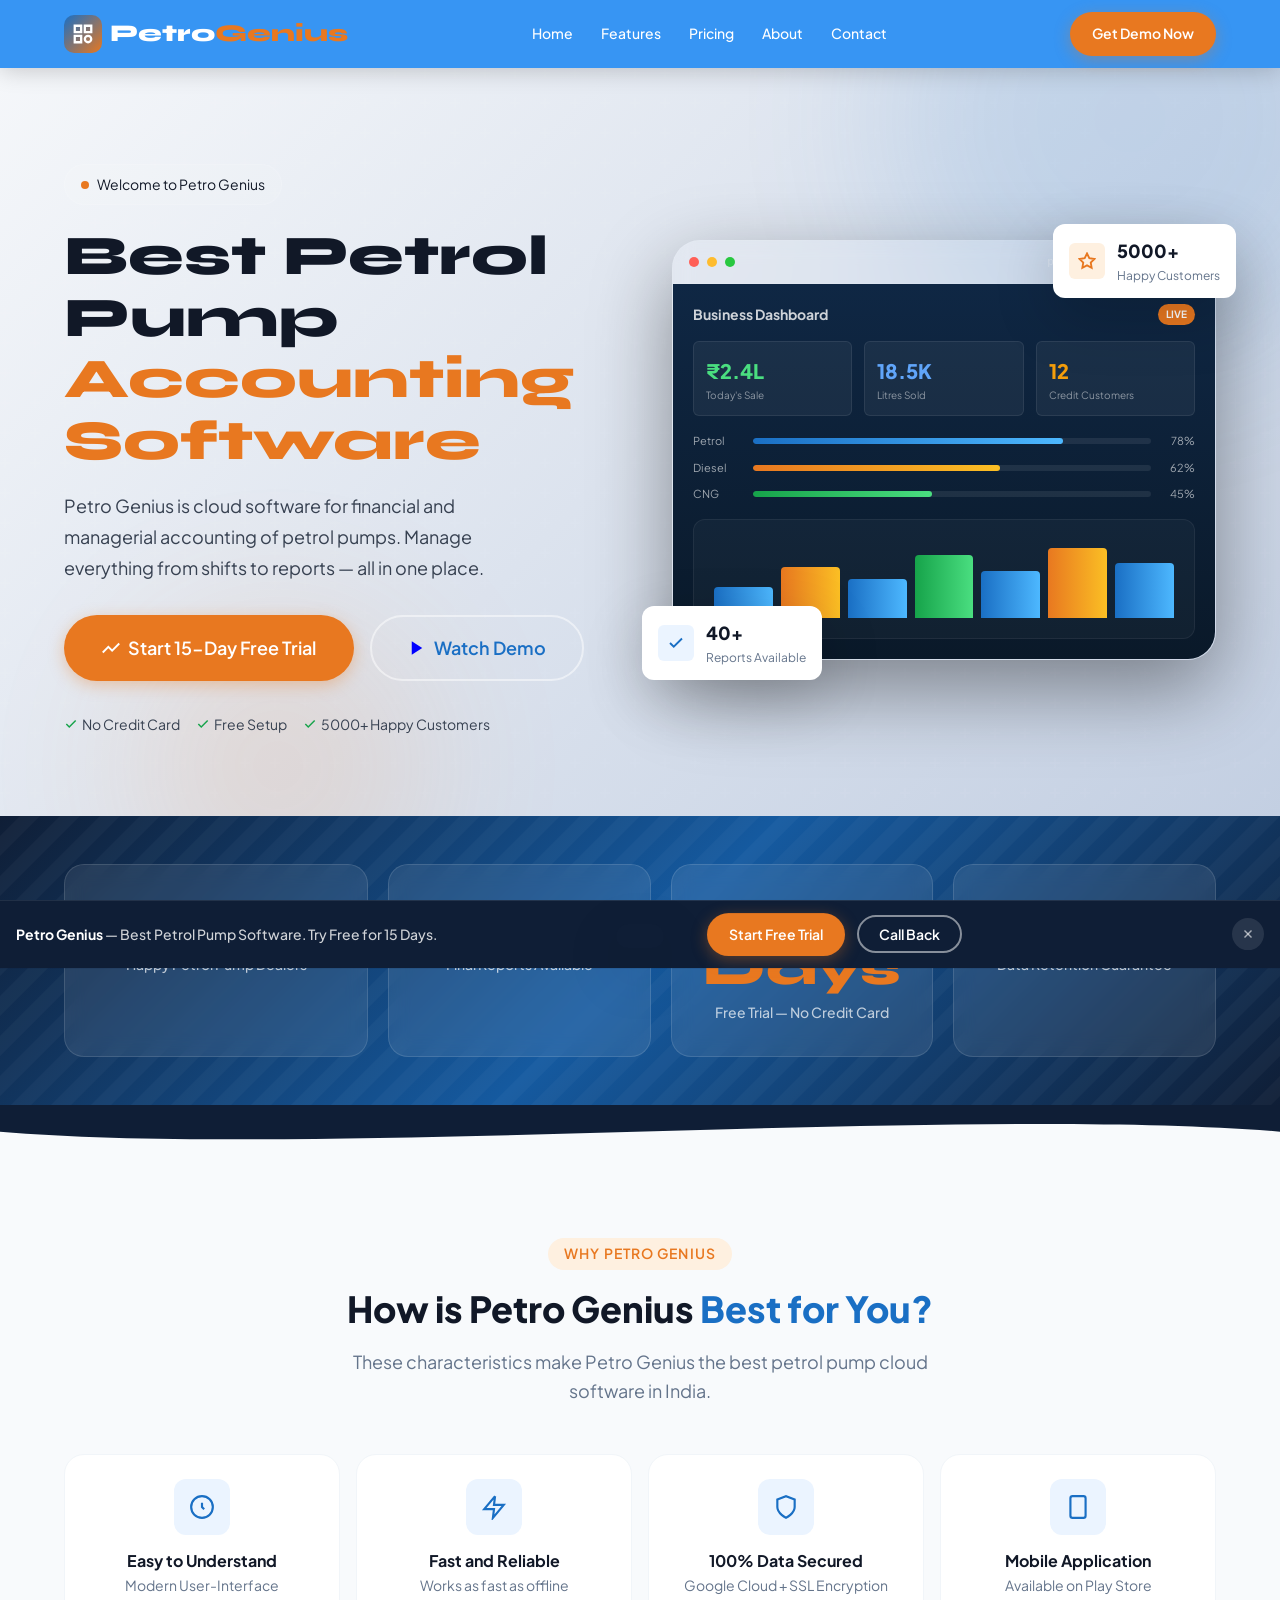
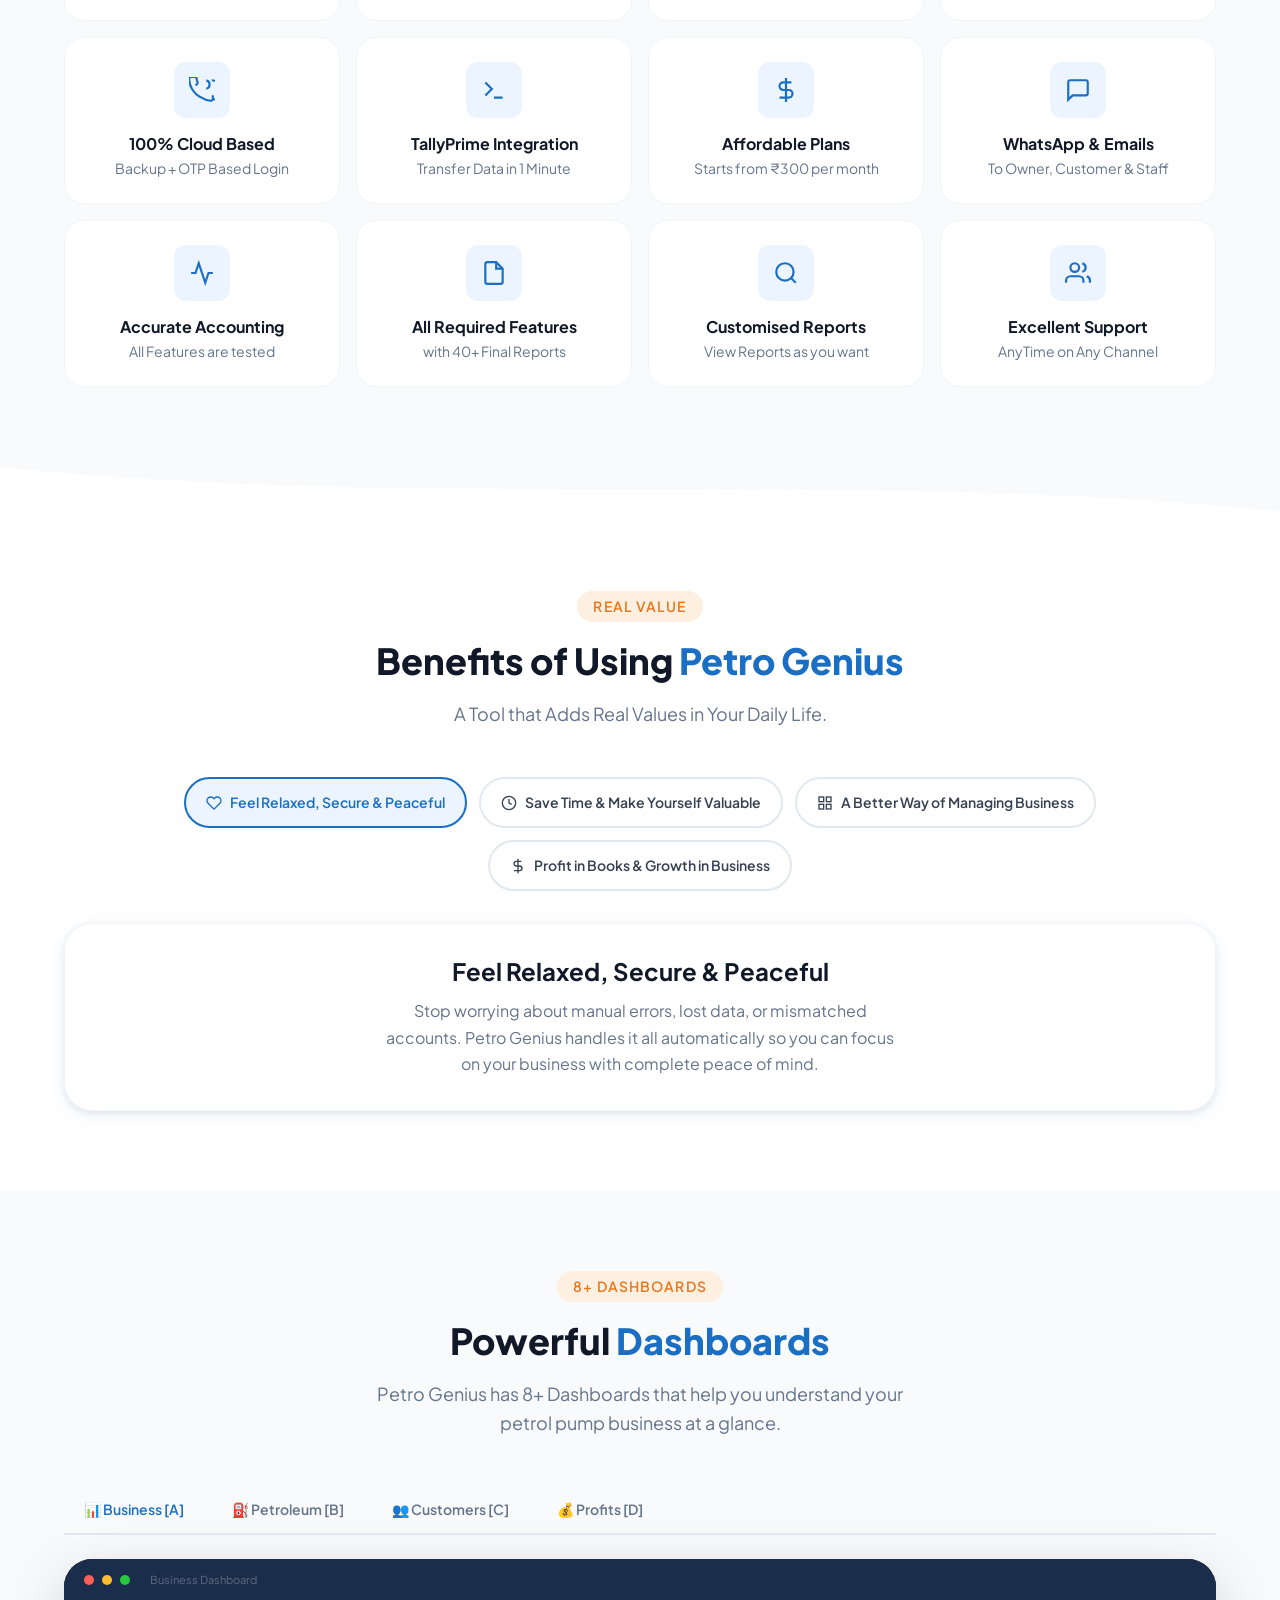
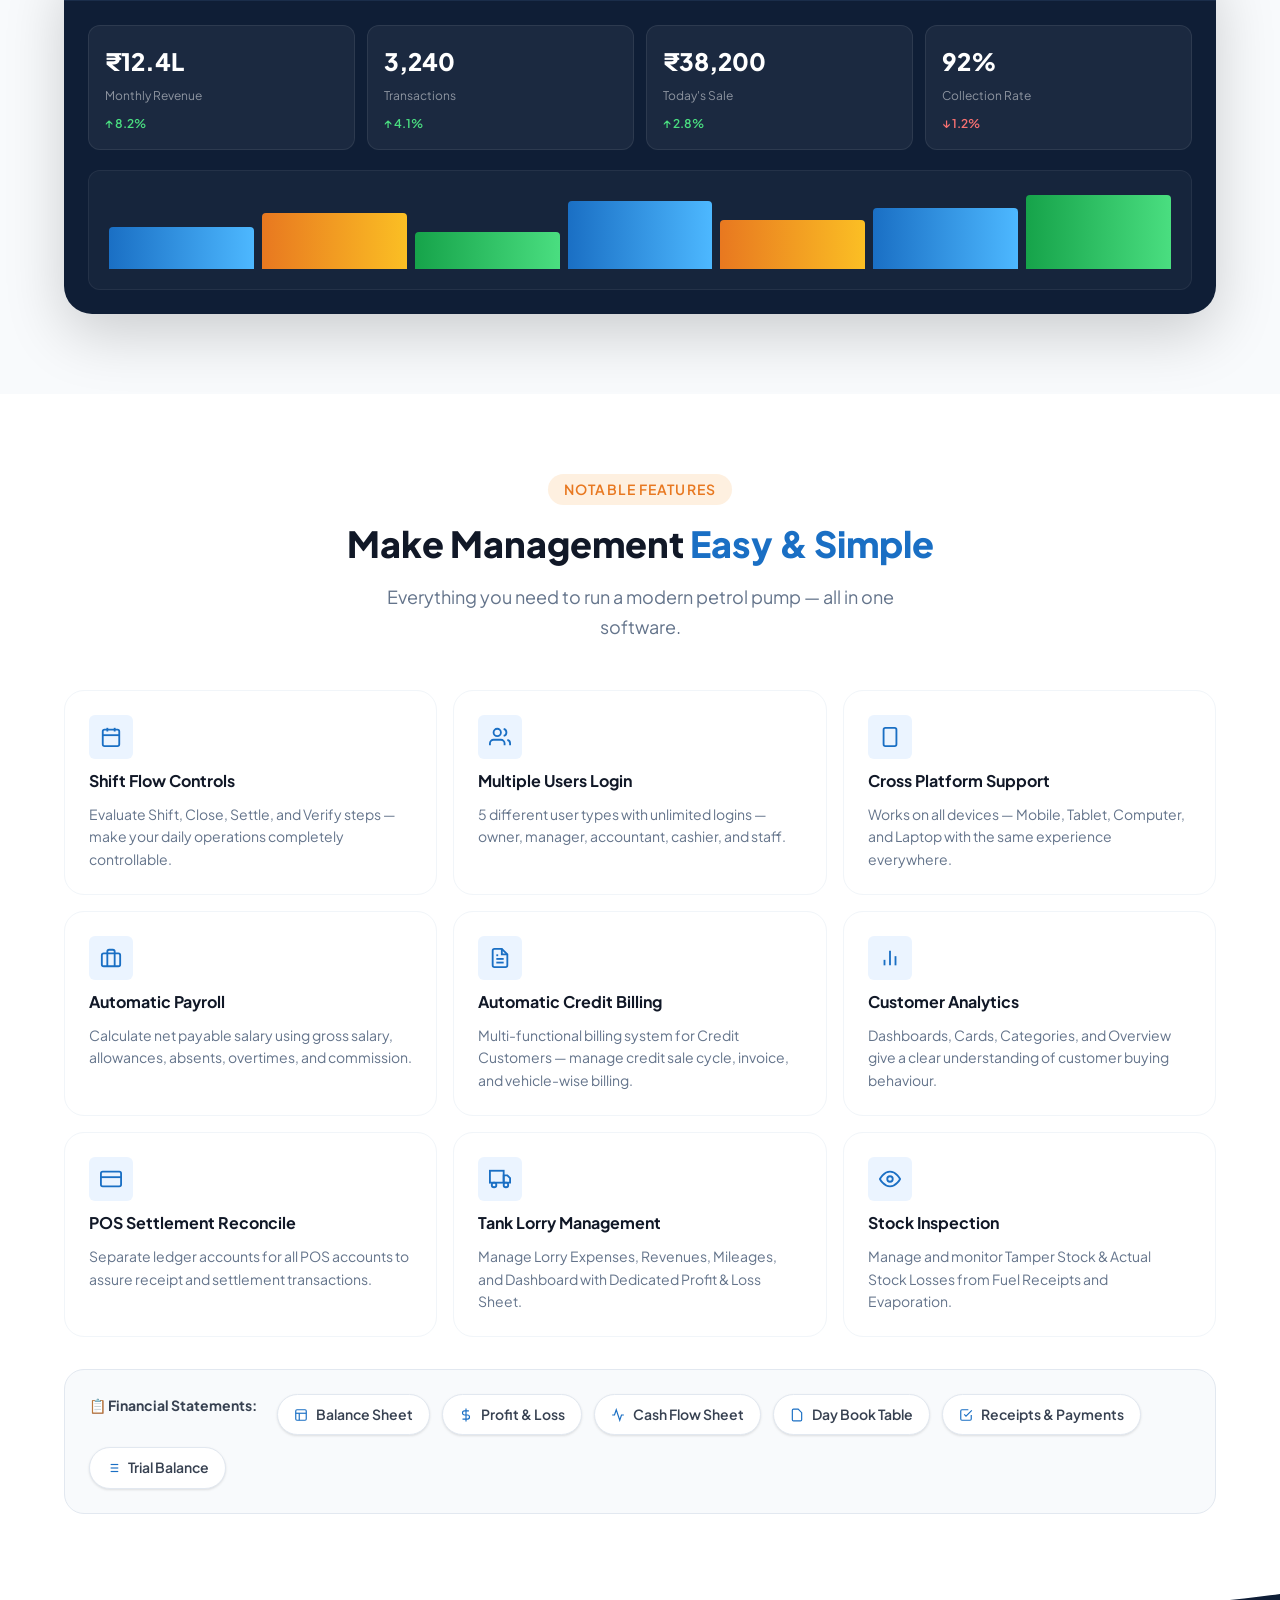
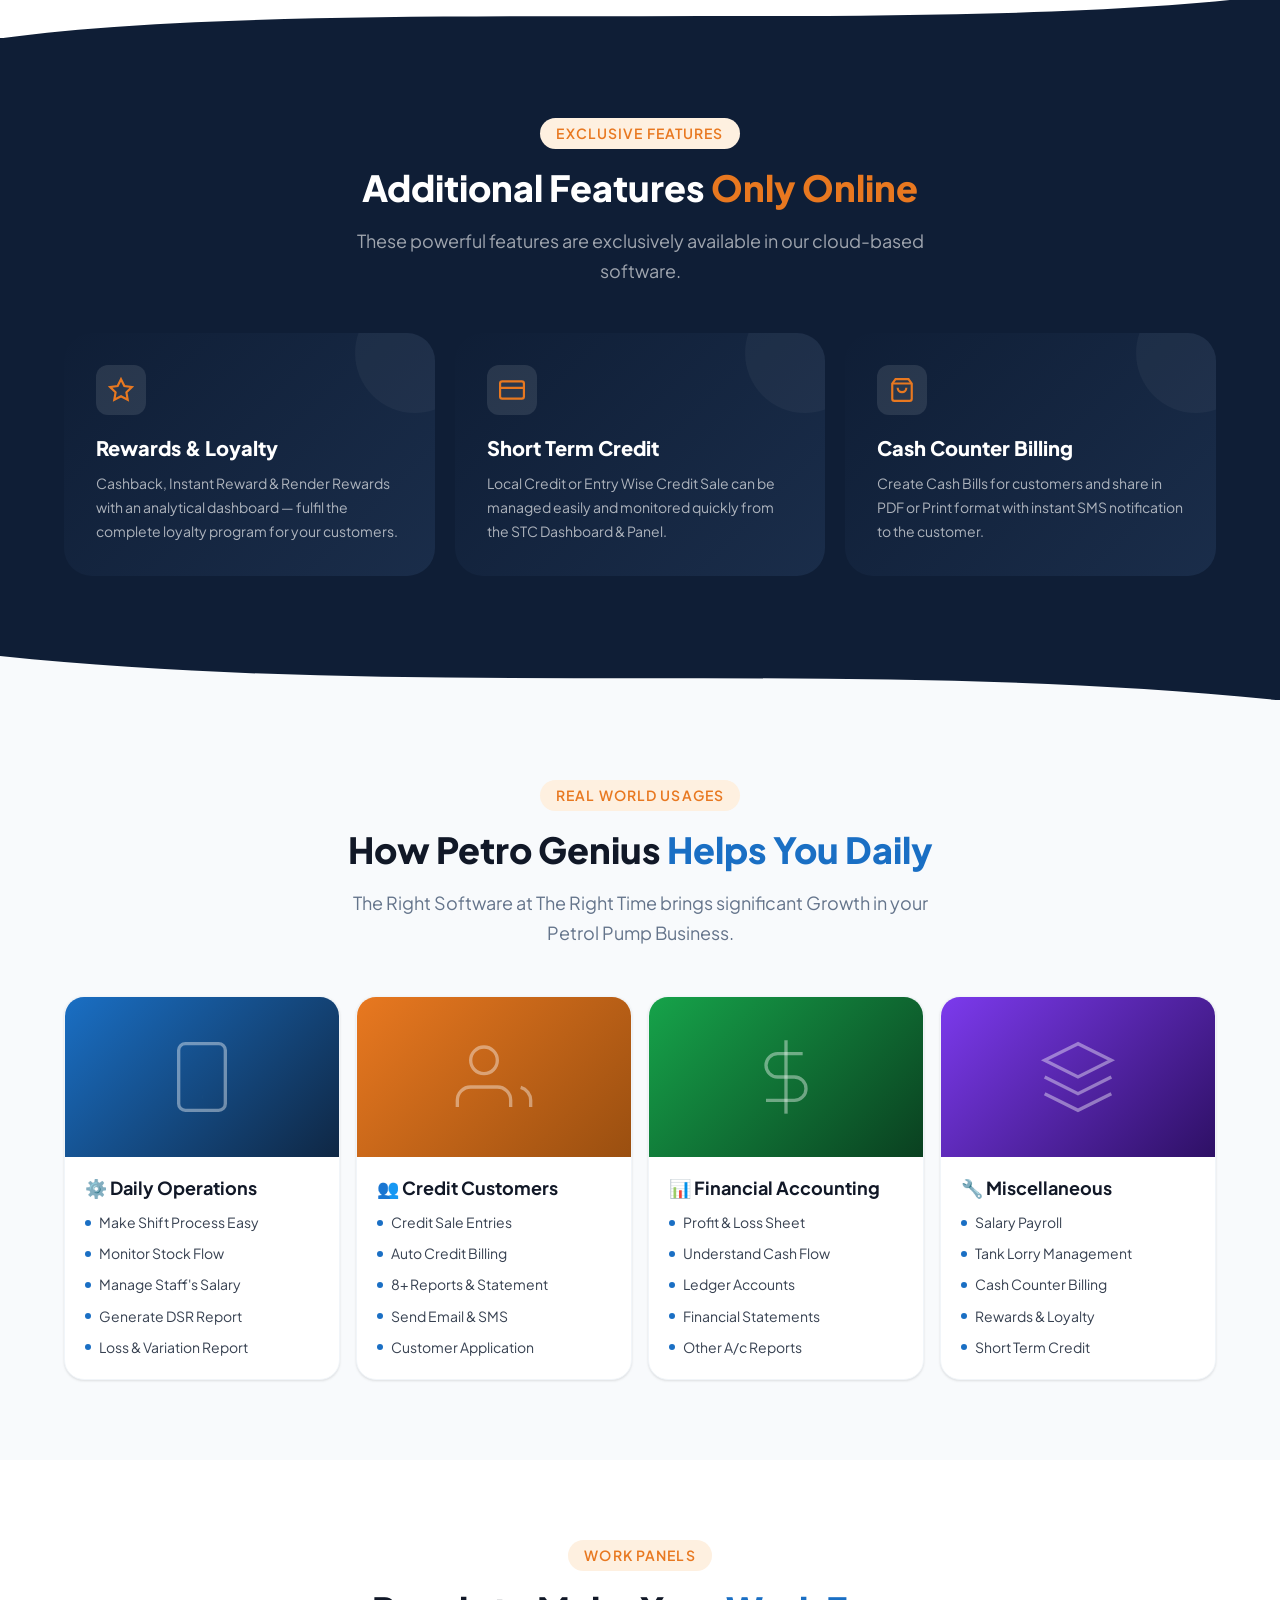
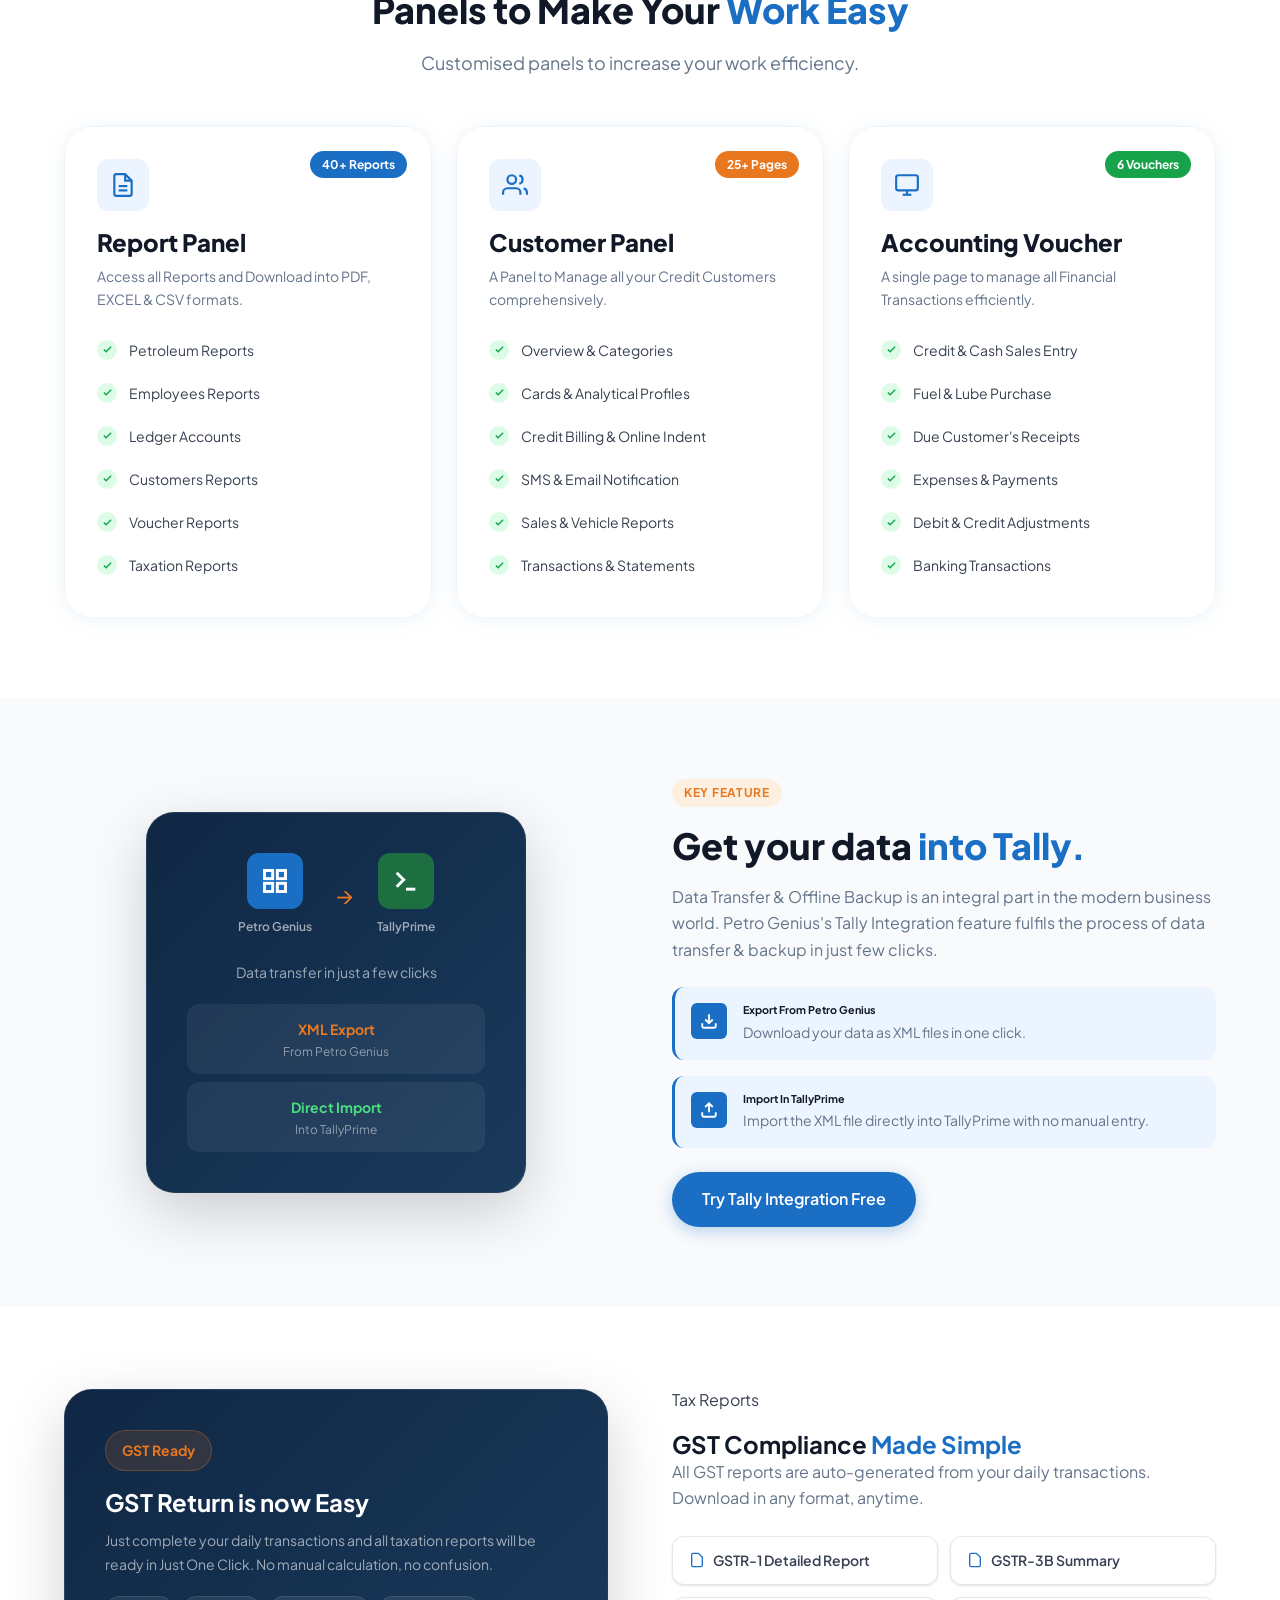
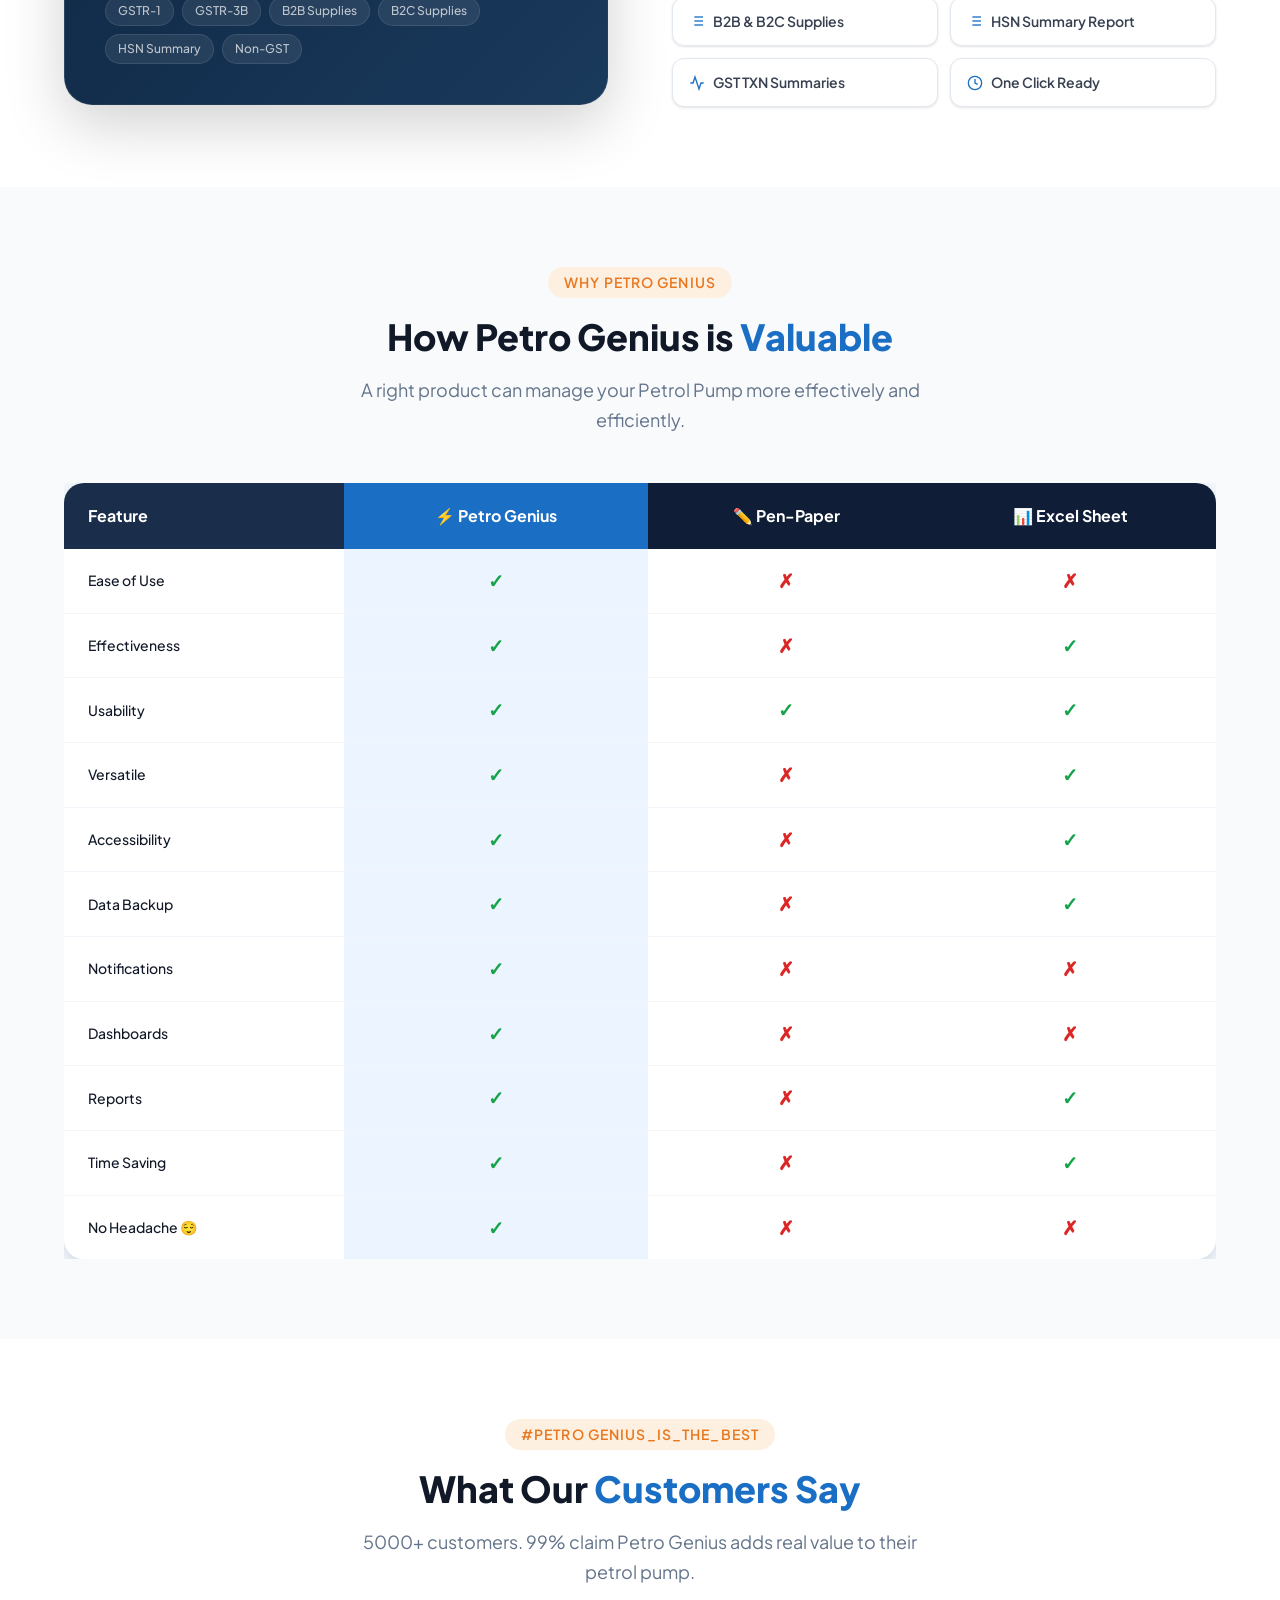
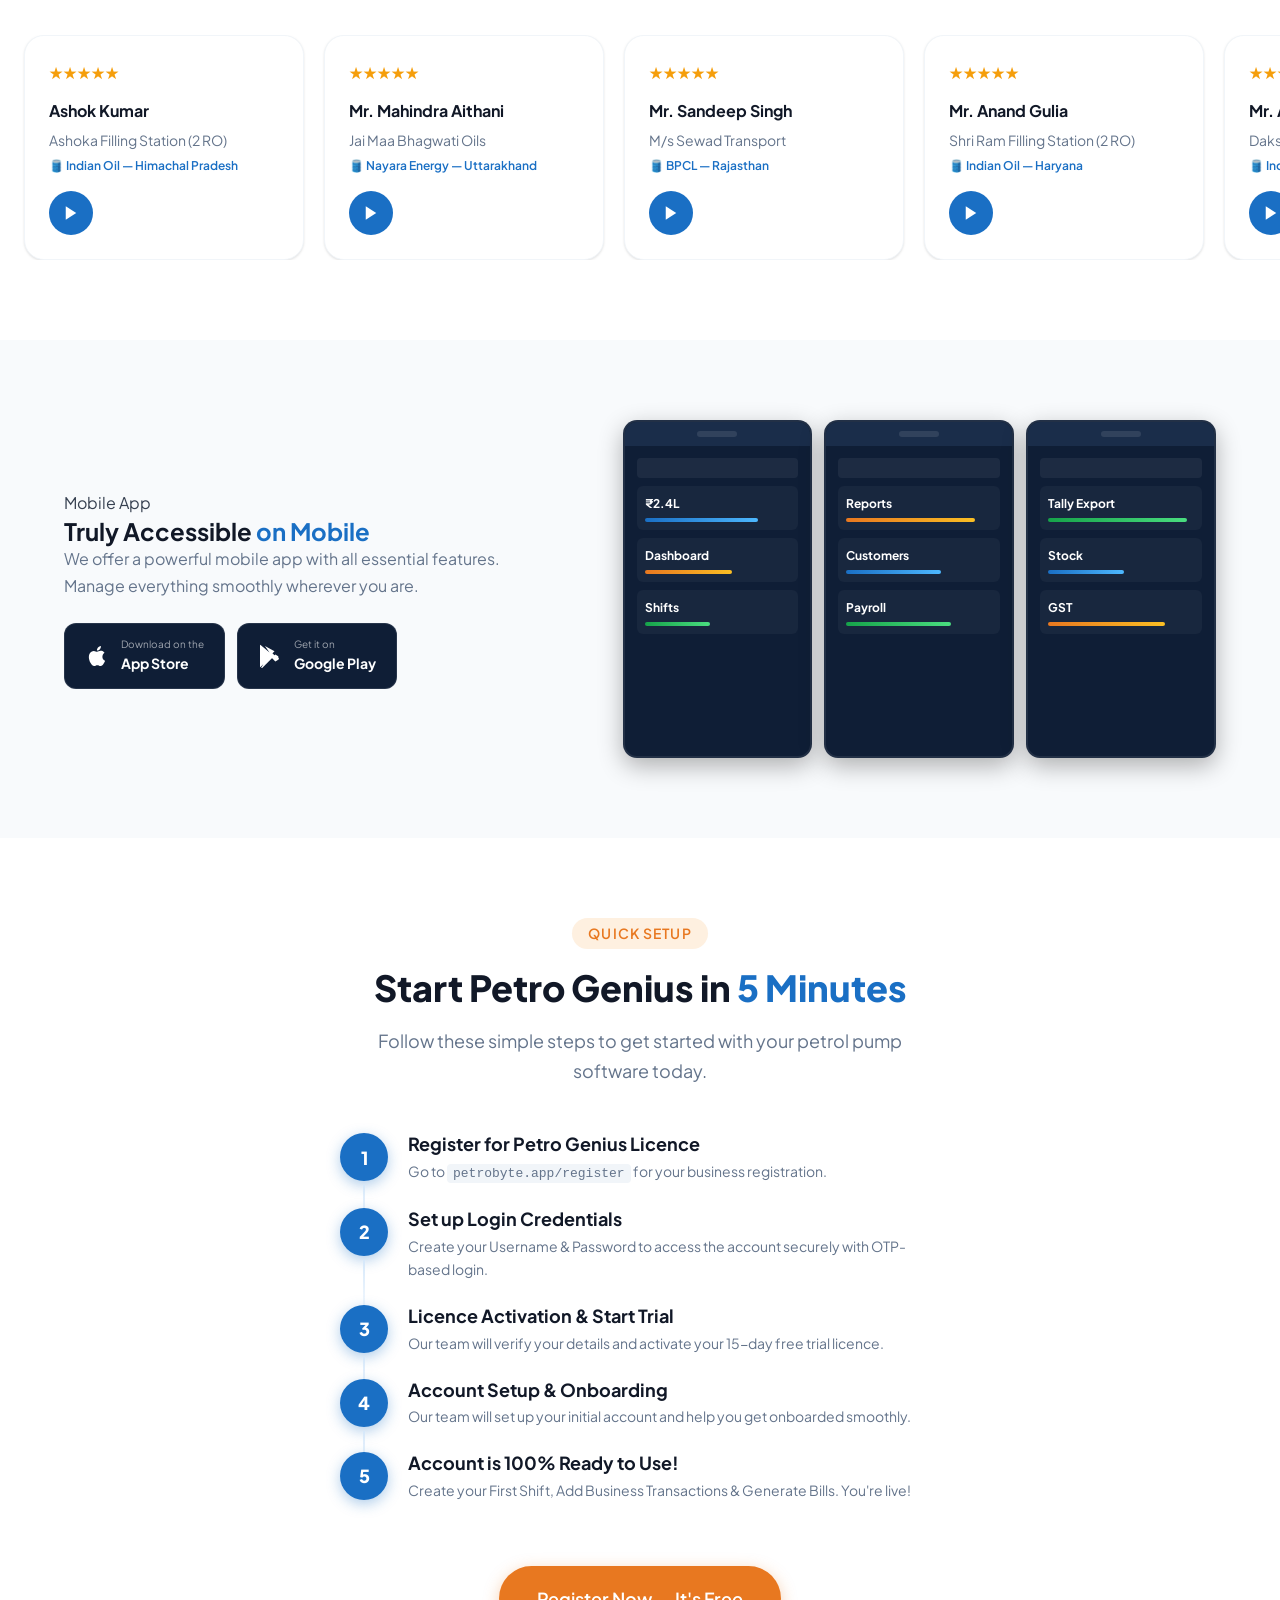
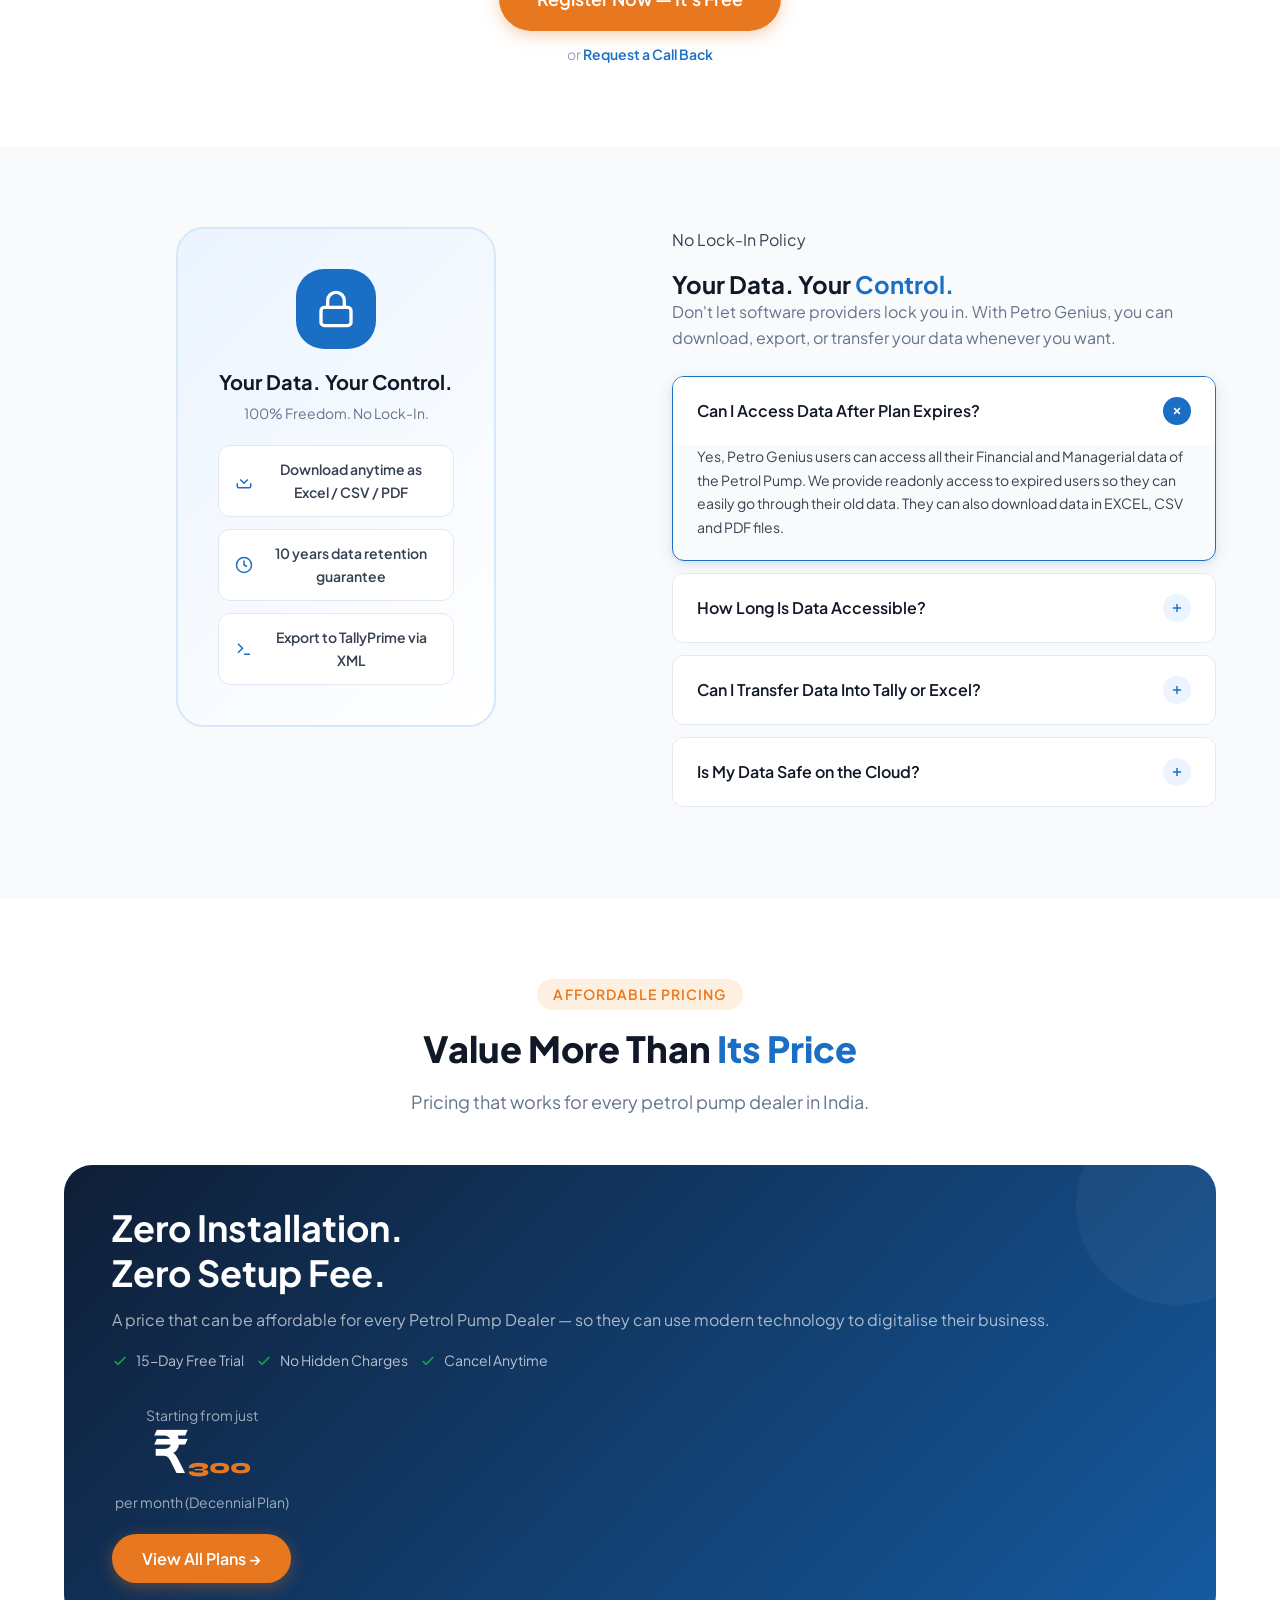
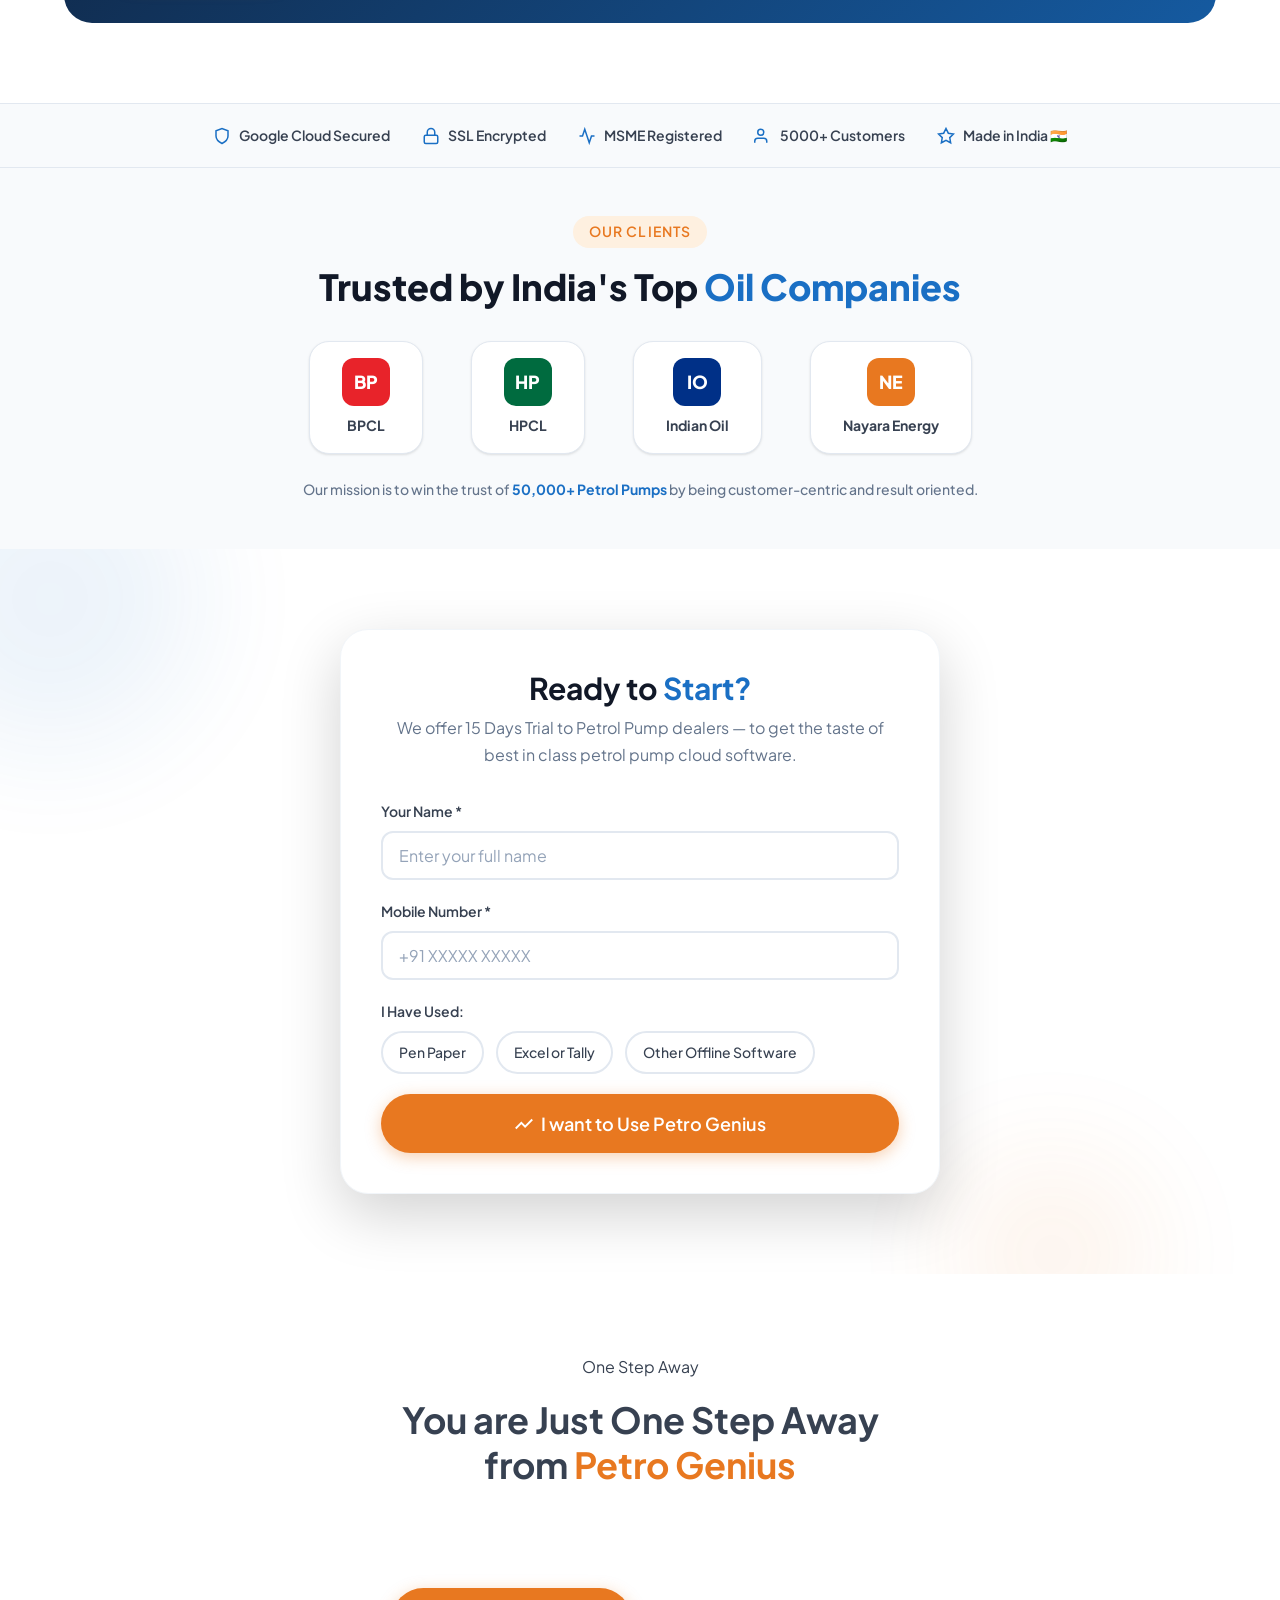
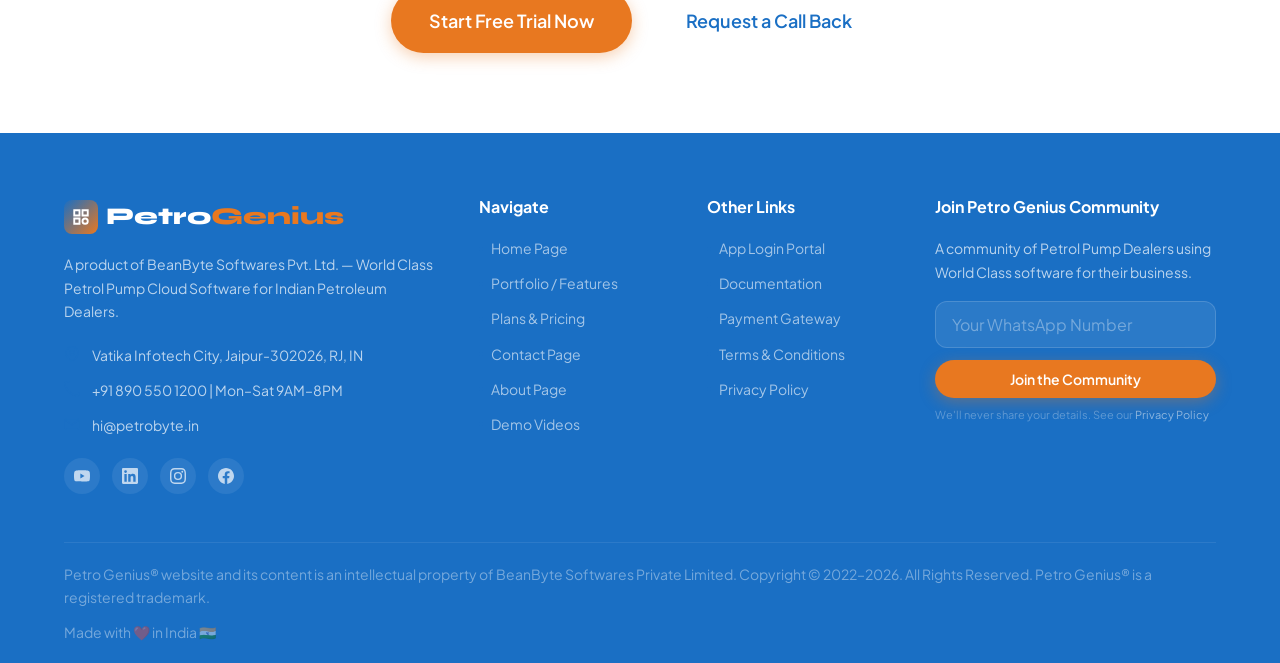
<file: index.html>
<!DOCTYPE html>
<html lang="en">
<head>
  <meta charset="UTF-8" />
  <meta name="viewport" content="width=device-width, initial-scale=1.0, shrink-to-fit=no" />
  <meta name="description" content="Petro Genius is a Best in Class Petrol Pump Cloud Software in India with all features. 15 DAYS TRIAL. Accounting, Billing, Tally Export, Excel." />
  <meta name="robots" content="index,follow" />
  <meta name="author" content="BeanByte Softwares Private Limited" />
  <title>Petro Genius — World Class Petrol Pump Software with Mobile App & Tally Export</title>
  <link rel="stylesheet" href="assets/css/root.css" />
  <link rel="stylesheet" href="assets/css/reset.css" />
  <link rel="stylesheet" href="assets/css/components.css" />
  <link rel="stylesheet" href="assets/css/sections.css" />
</head>
<body>

<!--
<div class="announcement-bar">
  🎉 <strong>Special Launch Offer:</strong> Get 3 Months Free on Annual Plan — Ends June 30, 2026 &nbsp;|&nbsp;
  <a href="#lead-form">Claim Now →</a>
  <span class="announcement-close">✕</span>
</div>
-->

<!-- ══════════════════════════════════════════════════════════
     NAVBAR
══════════════════════════════════════════════════════════ -->
<nav class="navbar">
  <div class="container">
    <a href="index.html" class="nav-logo">
      <div class="logo-icon">
        <svg viewBox="0 0 24 24" fill="none" stroke="currentColor" stroke-width="2.5"><path d="M3 3h7v7H3z"/><path d="M14 3h7v7h-7z"/><path d="M3 14h7v7H3z"/><path d="M17.5 14a3.5 3.5 0 100 7 3.5 3.5 0 000-7z"/></svg>
      </div>
      <span class="logo-text">Petro<span>Genius</span></span>
    </a>

    <div class="nav-links">
      <a href="index.html" class="active">Home</a>
      <a href="features.html">Features</a>
      <a href="pricing.html">Pricing</a>
      <a href="about.html">About</a>
      <a href="contact.html">Contact</a>
    </div>

    <div class="nav-actions">
      <a href="#lead-form" class="btn btn-primary btn-sm">Get Demo Now</a>
      <div class="nav-hamburger" aria-label="Menu">
        <span></span><span></span><span></span>
      </div>
    </div>
  </div>
</nav>

<!-- Mobile Nav Overlay -->
<div class="nav-mobile">
  <a href="index.html">Home</a>
  <a href="features.html">Features</a>
  <a href="pricing.html">Pricing</a>
  <a href="about.html">About</a>
  <a href="contact.html">Contact</a>
  <a href="#lead-form" class="btn btn-primary" style="margin-top:1rem">Get Demo Now</a>
</div>

<!--

══════════════════════════════════════════════════════════
     QUICK ACTION BAR
══════════════════════════════════════════════════════════ -->
<!--
<div class="quick-bar">
  <div class="container">
    <a href="https://petrobyte.app/reg/welcome" class="quick-btn qb-trial" target="_blank">
      <div class="qb-icon">
        <svg viewBox="0 0 24 24" fill="none" stroke="currentColor" stroke-width="2"><polyline points="23 6 13.5 15.5 8.5 10.5 1 18"/><polyline points="17 6 23 6 23 12"/></svg>
      </div>
      <div class="qb-text">
        <span class="qb-label">Start Free Trial</span>
        <span class="qb-sub">15 Days Free Trial with Support</span>
      </div>
    </a>
    <a href="demo.html" class="quick-btn qb-demo">
      <div class="qb-icon">
        <svg viewBox="0 0 24 24" fill="none" stroke="currentColor" stroke-width="2"><polygon points="5 3 19 12 5 21 5 3"/></svg>
      </div>
      <div class="qb-text">
        <span class="qb-label">Watch Demo Video</span>
        <span class="qb-sub">3 Demo videos available</span>
      </div>
    </a>
    <a href="tel:8905501200" class="quick-btn qb-call">
      <div class="qb-icon">
        <svg viewBox="0 0 24 24" fill="none" stroke="currentColor" stroke-width="2"><path d="M22 16.92v3a2 2 0 01-2.18 2 19.79 19.79 0 01-8.63-3.07A19.5 19.5 0 013.07 9.8 19.79 19.79 0 01.01 1.18 2 2 0 012 0h3a2 2 0 012 1.72c.127.96.361 1.903.7 2.81a2 2 0 01-.45 2.11L6.09 7.91a16 16 0 006 6l1.27-1.27a2 2 0 012.11-.45c.907.339 1.85.573 2.81.7A2 2 0 0122 16.92z"/></svg>
      </div>
      <div class="qb-text">
        <span class="qb-label">+91 890 550 1200</span>
        <span class="qb-sub">Mon–Sat | 9AM–8PM</span>
      </div>
    </a>
    <a href="https://wa.me/message/FMV4FPDFSGNZN1" class="quick-btn qb-whatsapp" target="_blank">
      <div class="qb-icon">
        <svg viewBox="0 0 24 24" fill="currentColor"><path d="M17.472 14.382c-.297-.149-1.758-.867-2.03-.967-.273-.099-.471-.148-.67.15-.197.297-.767.966-.94 1.164-.173.199-.347.223-.644.075-.297-.15-1.255-.463-2.39-1.475-.883-.788-1.48-1.761-1.653-2.059-.173-.297-.018-.458.13-.606.134-.133.298-.347.446-.52.149-.174.198-.298.298-.497.099-.198.05-.371-.025-.52-.075-.149-.669-1.612-.916-2.207-.242-.579-.487-.5-.669-.51-.173-.008-.371-.01-.57-.01-.198 0-.52.074-.792.372-.272.297-1.04 1.016-1.04 2.479 0 1.462 1.065 2.875 1.213 3.074.149.198 2.096 3.2 5.077 4.487.709.306 1.262.489 1.694.625.712.227 1.36.195 1.871.118.571-.085 1.758-.719 2.006-1.413.248-.694.248-1.289.173-1.413-.074-.124-.272-.198-.57-.347m-5.421 7.403h-.004a9.87 9.87 0 01-5.031-1.378l-.361-.214-3.741.982.998-3.648-.235-.374a9.86 9.86 0 01-1.51-5.26c.001-5.45 4.436-9.884 9.888-9.884 2.64 0 5.122 1.03 6.988 2.898a9.825 9.825 0 012.893 6.994c-.003 5.45-4.437 9.884-9.885 9.884m8.413-18.297A11.815 11.815 0 0012.05 0C5.495 0 .16 5.335.157 11.892c0 2.096.547 4.142 1.588 5.945L.057 24l6.305-1.654a11.882 11.882 0 005.683 1.448h.005c6.554 0 11.89-5.335 11.893-11.893a11.821 11.821 0 00-3.48-8.413z"/></svg>
      </div>
      <div class="qb-text">
        <span class="qb-label">Connect on WhatsApp</span>
        <span class="qb-sub">Start chat in 1 click</span>
      </div>
    </a>
    <a href="https://petrobyte.app/download" class="quick-btn qb-download" target="_blank">
      <div class="qb-icon">
        <svg viewBox="0 0 24 24" fill="none" stroke="currentColor" stroke-width="2"><path d="M21 15v4a2 2 0 01-2 2H5a2 2 0 01-2-2v-4"/><polyline points="7 10 12 15 17 10"/><line x1="12" y1="15" x2="12" y2="3"/></svg>
      </div>
      <div class="qb-text">
        <span class="qb-label">Download Software</span>
        <span class="qb-sub">Available for Windows & Mac</span>
      </div>
    </a>
  </div>
</div>
-->

<!-- ══════════════════════════════════════════════════════════
     HERO SECTION
══════════════════════════════════════════════════════════ -->
<section class="hero" id="home">
  <div class="hero-blob hero-blob-1"></div>
  <div class="hero-blob hero-blob-2"></div>
  <div class="container">
    <div class="hero-content">
      <div class="hero-eyebrow">
        <span class="dot"></span>
        Welcome to Petro Genius
      </div>
      <h1>Best Petrol Pump<br><span>Accounting Software</span></h1>
      <p class="hero-sub">Petro Genius is cloud software for financial and managerial accounting of petrol pumps. Manage everything from shifts to reports — all in one place.</p>
      <div class="hero-cta">
        <a href="https://petrobyte.app/reg/welcome" class="btn btn-primary btn-lg" target="_blank">
          <svg width="18" height="18" viewBox="0 0 24 24" fill="none" stroke="currentColor" stroke-width="2.5"><polyline points="23 6 13.5 15.5 8.5 10.5 1 18"/></svg>
          Start 15-Day Free Trial
        </a>
        <a href="demo.html" class="btn btn-outline btn-lg">
          <svg width="18" height="18" viewBox="0 0 24 24" fill="blue"><polygon points="5 3 19 12 5 21 5 3"/></svg>
          <span style="color:var(--blue)">Watch Demo</span>
        </a>
      </div>
      <div class="hero-trust">
        <div class="hero-trust-item">
          <svg viewBox="0 0 24 24" fill="none" stroke="currentColor" stroke-width="2.5"><polyline points="20 6 9 17 4 12"/></svg>
          No Credit Card
        </div>
        <div class="hero-trust-item">
          <svg viewBox="0 0 24 24" fill="none" stroke="currentColor" stroke-width="2.5"><polyline points="20 6 9 17 4 12"/></svg>
          Free Setup
        </div>
        <div class="hero-trust-item">
          <svg viewBox="0 0 24 24" fill="none" stroke="currentColor" stroke-width="2.5"><polyline points="20 6 9 17 4 12"/></svg>
          5000+ Happy Customers
        </div>
      </div>
    </div>

    <!-- Hero Visual — Simulated Dashboard -->
    <div class="hero-visual reveal reveal-delay-3">
      <div class="hero-mockup">
        <div class="hero-mockup-bar">
          <div class="dot"></div><div class="dot"></div><div class="dot"></div>
          <span style="font-size:11px;color:rgba(255,255,255,0.3);margin-left:auto;font-family:monospace">petrobyte.app/dashboard</span>
        </div>
        <div class="hero-mockup-screen">
          <div class="mini-dash-header">
            <h6>Business Dashboard</h6>
            <span class="mini-badge">LIVE</span>
          </div>
          <div class="mini-stat-row">
            <div class="mini-stat"><div class="ms-val" style="color:#4ADE80">₹2.4L</div><div class="ms-lbl">Today's Sale</div></div>
            <div class="mini-stat"><div class="ms-val" style="color:#60A5FA">18.5K</div><div class="ms-lbl">Litres Sold</div></div>
            <div class="mini-stat"><div class="ms-val" style="color:#F59E0B">12</div><div class="ms-lbl">Credit Customers</div></div>
          </div>
          <div class="mini-bar-row">
            <div class="mini-bar-item">
              <span>Petrol</span>
              <div class="mini-bar-track"><div class="mini-bar-fill bar-blue" style="width:78%"></div></div>
              <span style="min-width:32px;text-align:right">78%</span>
            </div>
            <div class="mini-bar-item">
              <span>Diesel</span>
              <div class="mini-bar-track"><div class="mini-bar-fill bar-orange" style="width:62%"></div></div>
              <span style="min-width:32px;text-align:right">62%</span>
            </div>
            <div class="mini-bar-item">
              <span>CNG</span>
              <div class="mini-bar-track"><div class="mini-bar-fill bar-green" style="width:45%"></div></div>
              <span style="min-width:32px;text-align:right">45%</span>
            </div>
          </div>
          <div class="db-chart">
            <div class="db-bar-item bar-blue" style="height:40%"></div>
            <div class="db-bar-item bar-orange" style="height:65%"></div>
            <div class="db-bar-item bar-blue" style="height:50%"></div>
            <div class="db-bar-item bar-green" style="height:80%"></div>
            <div class="db-bar-item bar-blue" style="height:60%"></div>
            <div class="db-bar-item bar-orange" style="height:90%"></div>
            <div class="db-bar-item bar-blue" style="height:70%"></div>
          </div>
        </div>
      </div>
      <!-- Floating cards -->
      <div class="hero-float-card card-1">
        <div class="float-icon blue">
          <svg viewBox="0 0 24 24" fill="none" stroke="currentColor" stroke-width="2.5"><polyline points="20 6 9 17 4 12"/></svg>
        </div>
        <div class="float-text">
          <div class="ft-val">40+</div>
          <div class="ft-lbl">Reports Available</div>
        </div>
      </div>
      <div class="hero-float-card card-2">
        <div class="float-icon orange">
          <svg viewBox="0 0 24 24" fill="none" stroke="currentColor" stroke-width="2.5"><path d="M12 2l3.09 6.26L22 9.27l-5 4.87 1.18 6.88L12 17.77l-6.18 3.25L7 14.14 2 9.27l6.91-1.01L12 2z"/></svg>
        </div>
        <div class="float-text">
          <div class="ft-val">5000+</div>
          <div class="ft-lbl">Happy Customers</div>
        </div>
      </div>
    </div>
  </div>
</section>

<!-- ══════════════════════════════════════════════════════════
     STATS COUNTER SECTION (Your Addition)
══════════════════════════════════════════════════════════ -->
<section class="stats-section section-sm" id="stats">
  <div class="container">
    <div class="stats-grid">
      <div class="stat-card reveal">
        <div class="stat-num"><span class="counter-num" data-target="5000" data-suffix="+">0+</span></div>
        <div class="stat-label">Happy Petrol Pump Dealers</div>
      </div>
      <div class="stat-card reveal reveal-delay-1">
        <div class="stat-num"><span class="counter-num" data-target="40" data-suffix="+">0+</span></div>
        <div class="stat-label">Final Reports Available</div>
      </div>
      <div class="stat-card reveal reveal-delay-2">
        <div class="stat-num"><span class="counter-num" data-target="15" data-suffix=" Days">0 Days</span></div>
        <div class="stat-label">Free Trial — No Credit Card</div>
      </div>
      <div class="stat-card reveal reveal-delay-3">
        <div class="stat-num"><span class="counter-num" data-target="10" data-suffix=" Yrs">0 Yrs</span></div>
        <div class="stat-label">Data Retention Guarantee</div>
      </div>
    </div>
  </div>
</section>

<!-- Wave Divider -->
<div class="wave-divider" style="background:#0F1E36">
  <svg viewBox="0 0 1440 60" fill="none" xmlns="http://www.w3.org/2000/svg" preserveAspectRatio="none">
    <path d="M0,30 C360,60 1080,0 1440,30 L1440,60 L0,60 Z" fill="#F8FAFC"/>
  </svg>
</div>

<!-- ══════════════════════════════════════════════════════════
     CORE CHARACTERISTICS (12 Cards)
══════════════════════════════════════════════════════════ -->
<section class="section section-gray" id="features">
  <div class="container">
    <div class="section-header reveal">
      <span class="eyebrow">Why Petro Genius</span>
      <h2>How is Petro Genius <span>Best for You?</span></h2>
      <p>These characteristics make Petro Genius the best petrol pump cloud software in India.</p>
    </div>
    <div class="feature-grid">
      <!-- Row 1 -->
      <div class="card-feature reveal">
        <div class="icon-wrap">
          <svg viewBox="0 0 24 24" fill="none" stroke="currentColor" stroke-width="2"><circle cx="12" cy="12" r="10"/><polyline points="12 8 12 12 14 14"/></svg>
        </div>
        <h4>Easy to Understand</h4>
        <p>Modern User-Interface</p>
      </div>
      <div class="card-feature reveal reveal-delay-1">
        <div class="icon-wrap">
          <svg viewBox="0 0 24 24" fill="none" stroke="currentColor" stroke-width="2"><polyline points="13 2 3 14 12 14 11 22 21 10 12 10 13 2"/></svg>
        </div>
        <h4>Fast and Reliable</h4>
        <p>Works as fast as offline</p>
      </div>
      <div class="card-feature reveal reveal-delay-2">
        <div class="icon-wrap">
          <svg viewBox="0 0 24 24" fill="none" stroke="currentColor" stroke-width="2"><path d="M12 22s8-4 8-10V5l-8-3-8 3v7c0 6 8 10 8 10z"/></svg>
        </div>
        <h4>100% Data Secured</h4>
        <p>Google Cloud + SSL Encryption</p>
      </div>
      <div class="card-feature reveal reveal-delay-3">
        <div class="icon-wrap">
          <svg viewBox="0 0 24 24" fill="none" stroke="currentColor" stroke-width="2"><rect x="5" y="2" width="14" height="20" rx="2" ry="2"/><line x1="12" y1="18" x2="12.01" y2="18"/></svg>
        </div>
        <h4>Mobile Application</h4>
        <p>Available on Play Store</p>
      </div>
      <!-- Row 2 -->
      <div class="card-feature reveal">
        <div class="icon-wrap">
          <svg viewBox="0 0 24 24" fill="none" stroke="currentColor" stroke-width="2"><path d="M22 16.92v3a2 2 0 01-2.18 2 19.79 19.79 0 01-8.63-3.07A19.5 19.5 0 012.7 10.87 19.79 19.79 0 01.11 2.18 2 2 0 012.09 0h3a2 2 0 012 1.72c.127.96.361 1.903.7 2.81a2 2 0 01-.45 2.11L6.09 7.91"/><path d="M16 3.13a4 4 0 010 7.75"/><path d="M21 3a9 9 0 010 18"/></svg>
        </div>
        <h4>100% Cloud Based</h4>
        <p>Backup + OTP Based Login</p>
      </div>
      <div class="card-feature reveal reveal-delay-1">
        <div class="icon-wrap">
          <svg viewBox="0 0 24 24" fill="none" stroke="currentColor" stroke-width="2"><polyline points="4 17 10 11 4 5"/><line x1="12" y1="19" x2="20" y2="19"/></svg>
        </div>
        <h4>TallyPrime Integration</h4>
        <p>Transfer Data in 1 Minute</p>
      </div>
      <div class="card-feature reveal reveal-delay-2">
        <div class="icon-wrap">
          <svg viewBox="0 0 24 24" fill="none" stroke="currentColor" stroke-width="2"><line x1="12" y1="1" x2="12" y2="23"/><path d="M17 5H9.5a3.5 3.5 0 000 7h5a3.5 3.5 0 010 7H6"/></svg>
        </div>
        <h4>Affordable Plans</h4>
        <p>Starts from ₹300 per month</p>
      </div>
      <div class="card-feature reveal reveal-delay-3">
        <div class="icon-wrap">
          <svg viewBox="0 0 24 24" fill="none" stroke="currentColor" stroke-width="2"><path d="M21 15a2 2 0 01-2 2H7l-4 4V5a2 2 0 012-2h14a2 2 0 012 2z"/></svg>
        </div>
        <h4>WhatsApp & Emails</h4>
        <p>To Owner, Customer & Staff</p>
      </div>
      <!-- Row 3 -->
      <div class="card-feature reveal">
        <div class="icon-wrap">
          <svg viewBox="0 0 24 24" fill="none" stroke="currentColor" stroke-width="2"><polyline points="22 12 18 12 15 21 9 3 6 12 2 12"/></svg>
        </div>
        <h4>Accurate Accounting</h4>
        <p>All Features are tested</p>
      </div>
      <div class="card-feature reveal reveal-delay-1">
        <div class="icon-wrap">
          <svg viewBox="0 0 24 24" fill="none" stroke="currentColor" stroke-width="2"><path d="M14 2H6a2 2 0 00-2 2v16a2 2 0 002 2h12a2 2 0 002-2V8z"/><polyline points="14 2 14 8 20 8"/></svg>
        </div>
        <h4>All Required Features</h4>
        <p>with 40+ Final Reports</p>
      </div>
      <div class="card-feature reveal reveal-delay-2">
        <div class="icon-wrap">
          <svg viewBox="0 0 24 24" fill="none" stroke="currentColor" stroke-width="2"><circle cx="11" cy="11" r="8"/><line x1="21" y1="21" x2="16.65" y2="16.65"/></svg>
        </div>
        <h4>Customised Reports</h4>
        <p>View Reports as you want</p>
      </div>
      <div class="card-feature reveal reveal-delay-3">
        <div class="icon-wrap">
          <svg viewBox="0 0 24 24" fill="none" stroke="currentColor" stroke-width="2"><path d="M17 21v-2a4 4 0 00-4-4H5a4 4 0 00-4 4v2"/><circle cx="9" cy="7" r="4"/><path d="M23 21v-2a4 4 0 00-3-3.87"/><path d="M16 3.13a4 4 0 010 7.75"/></svg>
        </div>
        <h4>Excellent Support</h4>
        <p>AnyTime on Any Channel</p>
      </div>
    </div>
  </div>
</section>

<!-- Wave Divider -->
<div class="wave-divider" style="background:#F8FAFC">
  <svg viewBox="0 0 1440 50" fill="none" xmlns="http://www.w3.org/2000/svg" preserveAspectRatio="none">
    <path d="M0,0 C480,50 960,0 1440,50 L1440,50 L0,50 Z" fill="#FFFFFF"/>
  </svg>
</div>

<!-- ══════════════════════════════════════════════════════════
     BENEFITS SECTION
══════════════════════════════════════════════════════════ -->
<section class="section section-white" id="benefits">
  <div class="container">
    <div class="section-header reveal">
      <span class="eyebrow">Real Value</span>
      <h2>Benefits of Using <span>Petro Genius</span></h2>
      <p>A Tool that Adds Real Values in Your Daily Life.</p>
    </div>
    <div class="benefits-pills reveal">
      <div class="benefit-pill active" data-benefit="relax">
        <svg viewBox="0 0 24 24" fill="none" stroke="currentColor" stroke-width="2"><path d="M20.84 4.61a5.5 5.5 0 00-7.78 0L12 5.67l-1.06-1.06a5.5 5.5 0 00-7.78 7.78l1.06 1.06L12 21.23l7.78-7.78 1.06-1.06a5.5 5.5 0 000-7.78z"/></svg>
        Feel Relaxed, Secure & Peaceful
      </div>
      <div class="benefit-pill" data-benefit="time">
        <svg viewBox="0 0 24 24" fill="none" stroke="currentColor" stroke-width="2"><circle cx="12" cy="12" r="10"/><polyline points="12 6 12 12 16 14"/></svg>
        Save Time & Make Yourself Valuable
      </div>
      <div class="benefit-pill" data-benefit="manage">
        <svg viewBox="0 0 24 24" fill="none" stroke="currentColor" stroke-width="2"><rect x="3" y="3" width="7" height="7"/><rect x="14" y="3" width="7" height="7"/><rect x="14" y="14" width="7" height="7"/><rect x="3" y="14" width="7" height="7"/></svg>
        A Better Way of Managing Business
      </div>
      <div class="benefit-pill" data-benefit="profit">
        <svg viewBox="0 0 24 24" fill="none" stroke="currentColor" stroke-width="2"><line x1="12" y1="1" x2="12" y2="23"/><path d="M17 5H9.5a3.5 3.5 0 000 7h5a3.5 3.5 0 010 7H6"/></svg>
        Profit in Books & Growth in Business
      </div>
    </div>
    <div class="benefits-detail reveal">
      <h3>Feel Relaxed, Secure & Peaceful</h3>
      <p>Stop worrying about manual errors, lost data, or mismatched accounts. Petro Genius handles it all automatically so you can focus on your business with complete peace of mind.</p>
    </div>
  </div>
</section>

<!-- ══════════════════════════════════════════════════════════
     DASHBOARD SHOWCASE
══════════════════════════════════════════════════════════ -->
<section class="section section-gray" id="dashboards">
  <div class="container">
    <div class="section-header reveal">
      <span class="eyebrow">8+ Dashboards</span>
      <h2>Powerful <span>Dashboards</span></h2>
      <p>Petro Genius has 8+ Dashboards that help you understand your petrol pump business at a glance.</p>
    </div>
    <div class="dashboard-tabs reveal">
      <div class="db-tab active" data-tab="business">📊 Business [A]</div>
      <div class="db-tab" data-tab="petroleum">⛽ Petroleum [B]</div>
      <div class="db-tab" data-tab="customers">👥 Customers [C]</div>
      <div class="db-tab" data-tab="profits">💰 Profits [D]</div>
    </div>

    <!-- Business Dashboard -->
    <div class="db-panel active" id="db-business">
      <div class="db-screen reveal">
        <div class="db-bar"><div class="dot"></div><div class="dot"></div><div class="dot"></div><span style="font-size:11px;color:rgba(255,255,255,0.3);margin-left:12px">Business Dashboard</span></div>
        <div class="db-content">
          <div class="db-grid">
            <div class="db-card"><div class="dbc-val">₹12.4L</div><div class="dbc-lbl">Monthly Revenue</div><div class="dbc-change dbc-up">↑ 8.2%</div></div>
            <div class="db-card"><div class="dbc-val">3,240</div><div class="dbc-lbl">Transactions</div><div class="dbc-change dbc-up">↑ 4.1%</div></div>
            <div class="db-card"><div class="dbc-val">₹38,200</div><div class="dbc-lbl">Today's Sale</div><div class="dbc-change dbc-up">↑ 2.8%</div></div>
            <div class="db-card"><div class="dbc-val">92%</div><div class="dbc-lbl">Collection Rate</div><div class="dbc-change dbc-down">↓ 1.2%</div></div>
          </div>
          <div class="db-chart">
            <div class="db-bar-item bar-blue"    style="height:55%"></div>
            <div class="db-bar-item bar-orange"  style="height:72%"></div>
            <div class="db-bar-item bar-green"   style="height:48%"></div>
            <div class="db-bar-item bar-blue"    style="height:88%"></div>
            <div class="db-bar-item bar-orange"  style="height:63%"></div>
            <div class="db-bar-item bar-blue"    style="height:79%"></div>
            <div class="db-bar-item bar-green"   style="height:95%"></div>
          </div>
        </div>
      </div>
    </div>

    <!-- Petroleum Dashboard -->
    <div class="db-panel" id="db-petroleum">
      <div class="db-screen reveal">
        <div class="db-bar"><div class="dot"></div><div class="dot"></div><div class="dot"></div><span style="font-size:11px;color:rgba(255,255,255,0.3);margin-left:12px">Petroleum Dashboard</span></div>
        <div class="db-content">
          <div class="db-grid">
            <div class="db-card"><div class="dbc-val" style="color:#60A5FA">18,450L</div><div class="dbc-lbl">Petrol Stock</div><div class="dbc-change dbc-up">Sufficient</div></div>
            <div class="db-card"><div class="dbc-val" style="color:#F59E0B">24,200L</div><div class="dbc-lbl">Diesel Stock</div><div class="dbc-change dbc-up">Sufficient</div></div>
            <div class="db-card"><div class="dbc-val" style="color:#4ADE80">8,900L</div><div class="dbc-lbl">HSD Stock</div><div class="dbc-change dbc-down">Low Stock</div></div>
            <div class="db-card"><div class="dbc-val">0.3%</div><div class="dbc-lbl">Evaporation Loss</div><div class="dbc-change dbc-up">Normal</div></div>
          </div>
          <div class="db-chart">
            <div class="db-bar-item bar-orange"  style="height:80%"></div>
            <div class="db-bar-item bar-blue"    style="height:60%"></div>
            <div class="db-bar-item bar-green"   style="height:40%"></div>
            <div class="db-bar-item bar-orange"  style="height:90%"></div>
            <div class="db-bar-item bar-blue"    style="height:70%"></div>
            <div class="db-bar-item bar-green"   style="height:50%"></div>
            <div class="db-bar-item bar-orange"  style="height:85%"></div>
          </div>
        </div>
      </div>
    </div>

    <!-- Customers Dashboard -->
    <div class="db-panel" id="db-customers">
      <div class="db-screen reveal">
        <div class="db-bar"><div class="dot"></div><div class="dot"></div><div class="dot"></div><span style="font-size:11px;color:rgba(255,255,255,0.3);margin-left:12px">Customers Dashboard</span></div>
        <div class="db-content">
          <div class="db-grid">
            <div class="db-card"><div class="dbc-val" style="color:#60A5FA">248</div><div class="dbc-lbl">Total Customers</div><div class="dbc-change dbc-up">↑ 12 this month</div></div>
            <div class="db-card"><div class="dbc-val" style="color:#F59E0B">₹4.2L</div><div class="dbc-lbl">Outstanding Due</div><div class="dbc-change dbc-down">42 overdue</div></div>
            <div class="db-card"><div class="dbc-val" style="color:#4ADE80">186</div><div class="dbc-lbl">Active Customers</div><div class="dbc-change dbc-up">↑ 3.2%</div></div>
            <div class="db-card"><div class="dbc-val">94%</div><div class="dbc-lbl">Payment On-Time</div><div class="dbc-change dbc-up">↑ 2.1%</div></div>
          </div>
          <div class="db-chart">
            <div class="db-bar-item bar-green"   style="height:60%"></div>
            <div class="db-bar-item bar-blue"    style="height:75%"></div>
            <div class="db-bar-item bar-orange"  style="height:55%"></div>
            <div class="db-bar-item bar-green"   style="height:88%"></div>
            <div class="db-bar-item bar-blue"    style="height:65%"></div>
            <div class="db-bar-item bar-orange"  style="height:78%"></div>
            <div class="db-bar-item bar-green"   style="height:92%"></div>
          </div>
        </div>
      </div>
    </div>

    <!-- Profits Dashboard -->
    <div class="db-panel" id="db-profits">
      <div class="db-screen reveal">
        <div class="db-bar"><div class="dot"></div><div class="dot"></div><div class="dot"></div><span style="font-size:11px;color:rgba(255,255,255,0.3);margin-left:12px">Profits Dashboard</span></div>
        <div class="db-content">
          <div class="db-grid">
            <div class="db-card"><div class="dbc-val" style="color:#4ADE80">₹1.8L</div><div class="dbc-lbl">Net Profit (Monthly)</div><div class="dbc-change dbc-up">↑ 14.3%</div></div>
            <div class="db-card"><div class="dbc-val" style="color:#60A5FA">14.2%</div><div class="dbc-lbl">Profit Margin</div><div class="dbc-change dbc-up">↑ Good</div></div>
            <div class="db-card"><div class="dbc-val" style="color:#F59E0B">₹84K</div><div class="dbc-lbl">Expenses</div><div class="dbc-change dbc-down">↓ 3.1%</div></div>
            <div class="db-card"><div class="dbc-val">₹22K</div><div class="dbc-lbl">Staff Payroll</div><div class="dbc-change">Settled</div></div>
          </div>
          <div class="db-chart">
            <div class="db-bar-item bar-green"   style="height:45%"></div>
            <div class="db-bar-item bar-green"   style="height:65%"></div>
            <div class="db-bar-item bar-orange"  style="height:40%"></div>
            <div class="db-bar-item bar-green"   style="height:82%"></div>
            <div class="db-bar-item bar-green"   style="height:58%"></div>
            <div class="db-bar-item bar-orange"  style="height:35%"></div>
            <div class="db-bar-item bar-green"   style="height:97%"></div>
          </div>
        </div>
      </div>
    </div>
  </div>
</section>

<!-- ══════════════════════════════════════════════════════════
     NOTABLE FEATURES (9 Cards)
══════════════════════════════════════════════════════════ -->
<section class="section section-white" id="notable">
  <div class="container">
    <div class="section-header reveal">
      <span class="eyebrow">Notable Features</span>
      <h2>Make Management <span>Easy & Simple</span></h2>
      <p>Everything you need to run a modern petrol pump — all in one software.</p>
    </div>
    <div class="notable-grid">
      <div class="card-notable reveal">
        <div class="icon-box"><svg viewBox="0 0 24 24" fill="none" stroke="currentColor" stroke-width="2"><rect x="3" y="4" width="18" height="18" rx="2" ry="2"/><line x1="16" y1="2" x2="16" y2="6"/><line x1="8" y1="2" x2="8" y2="6"/><line x1="3" y1="10" x2="21" y2="10"/></svg></div>
        <h5>Shift Flow Controls</h5>
        <p>Evaluate Shift, Close, Settle, and Verify steps — make your daily operations completely controllable.</p>
      </div>
      <div class="card-notable reveal reveal-delay-1">
        <div class="icon-box"><svg viewBox="0 0 24 24" fill="none" stroke="currentColor" stroke-width="2"><path d="M17 21v-2a4 4 0 00-4-4H5a4 4 0 00-4 4v2"/><circle cx="9" cy="7" r="4"/><path d="M23 21v-2a4 4 0 00-3-3.87"/><path d="M16 3.13a4 4 0 010 7.75"/></svg></div>
        <h5>Multiple Users Login</h5>
        <p>5 different user types with unlimited logins — owner, manager, accountant, cashier, and staff.</p>
      </div>
      <div class="card-notable reveal reveal-delay-2">
        <div class="icon-box"><svg viewBox="0 0 24 24" fill="none" stroke="currentColor" stroke-width="2"><rect x="5" y="2" width="14" height="20" rx="2"/><line x1="12" y1="18" x2="12.01" y2="18"/></svg></div>
        <h5>Cross Platform Support</h5>
        <p>Works on all devices — Mobile, Tablet, Computer, and Laptop with the same experience everywhere.</p>
      </div>
      <div class="card-notable reveal">
        <div class="icon-box"><svg viewBox="0 0 24 24" fill="none" stroke="currentColor" stroke-width="2"><rect x="2" y="7" width="20" height="14" rx="2" ry="2"/><path d="M16 21V5a2 2 0 00-2-2h-4a2 2 0 00-2 2v16"/></svg></div>
        <h5>Automatic Payroll</h5>
        <p>Calculate net payable salary using gross salary, allowances, absents, overtimes, and commission.</p>
      </div>
      <div class="card-notable reveal reveal-delay-1">
        <div class="icon-box"><svg viewBox="0 0 24 24" fill="none" stroke="currentColor" stroke-width="2"><path d="M14 2H6a2 2 0 00-2 2v16a2 2 0 002 2h12a2 2 0 002-2V8z"/><polyline points="14 2 14 8 20 8"/><line x1="16" y1="13" x2="8" y2="13"/><line x1="16" y1="17" x2="8" y2="17"/><polyline points="10 9 9 9 8 9"/></svg></div>
        <h5>Automatic Credit Billing</h5>
        <p>Multi-functional billing system for Credit Customers — manage credit sale cycle, invoice, and vehicle-wise billing.</p>
      </div>
      <div class="card-notable reveal reveal-delay-2">
        <div class="icon-box"><svg viewBox="0 0 24 24" fill="none" stroke="currentColor" stroke-width="2"><line x1="18" y1="20" x2="18" y2="10"/><line x1="12" y1="20" x2="12" y2="4"/><line x1="6" y1="20" x2="6" y2="14"/></svg></div>
        <h5>Customer Analytics</h5>
        <p>Dashboards, Cards, Categories, and Overview give a clear understanding of customer buying behaviour.</p>
      </div>
      <div class="card-notable reveal">
        <div class="icon-box"><svg viewBox="0 0 24 24" fill="none" stroke="currentColor" stroke-width="2"><rect x="1" y="4" width="22" height="16" rx="2" ry="2"/><line x1="1" y1="10" x2="23" y2="10"/></svg></div>
        <h5>POS Settlement Reconcile</h5>
        <p>Separate ledger accounts for all POS accounts to assure receipt and settlement transactions.</p>
      </div>
      <div class="card-notable reveal reveal-delay-1">
        <div class="icon-box"><svg viewBox="0 0 24 24" fill="none" stroke="currentColor" stroke-width="2"><rect x="1" y="3" width="15" height="13"/><polygon points="16 8 20 8 23 11 23 16 16 16 16 8"/><circle cx="5.5" cy="18.5" r="2.5"/><circle cx="18.5" cy="18.5" r="2.5"/></svg></div>
        <h5>Tank Lorry Management</h5>
        <p>Manage Lorry Expenses, Revenues, Mileages, and Dashboard with Dedicated Profit & Loss Sheet.</p>
      </div>
      <div class="card-notable reveal reveal-delay-2">
        <div class="icon-box"><svg viewBox="0 0 24 24" fill="none" stroke="currentColor" stroke-width="2"><path d="M1 12s4-8 11-8 11 8 11 8-4 8-11 8-11-8-11-8z"/><circle cx="12" cy="12" r="3"/></svg></div>
        <h5>Stock Inspection</h5>
        <p>Manage and monitor Tamper Stock & Actual Stock Losses from Fuel Receipts and Evaporation.</p>
      </div>
    </div>

    <!-- Financial Statements Pills -->
    <div class="financial-pills reveal">
      <span style="font-size:var(--text-sm);font-weight:700;color:var(--gray-700);margin-right:var(--sp-2)">📋 Financial Statements:</span>
      <div class="fin-pill"><svg viewBox="0 0 24 24" fill="none" stroke="currentColor" stroke-width="2"><rect x="3" y="3" width="18" height="18" rx="2"/><line x1="3" y1="9" x2="21" y2="9"/><line x1="9" y1="21" x2="9" y2="9"/></svg>Balance Sheet</div>
      <div class="fin-pill"><svg viewBox="0 0 24 24" fill="none" stroke="currentColor" stroke-width="2"><line x1="12" y1="1" x2="12" y2="23"/><path d="M17 5H9.5a3.5 3.5 0 000 7h5a3.5 3.5 0 010 7H6"/></svg>Profit & Loss</div>
      <div class="fin-pill"><svg viewBox="0 0 24 24" fill="none" stroke="currentColor" stroke-width="2"><polyline points="22 12 18 12 15 21 9 3 6 12 2 12"/></svg>Cash Flow Sheet</div>
      <div class="fin-pill"><svg viewBox="0 0 24 24" fill="none" stroke="currentColor" stroke-width="2"><path d="M14 2H6a2 2 0 00-2 2v16a2 2 0 002 2h12a2 2 0 002-2V8z"/></svg>Day Book Table</div>
      <div class="fin-pill"><svg viewBox="0 0 24 24" fill="none" stroke="currentColor" stroke-width="2"><polyline points="9 11 12 14 22 4"/><path d="M21 12v7a2 2 0 01-2 2H5a2 2 0 01-2-2V5a2 2 0 012-2h11"/></svg>Receipts & Payments</div>
      <div class="fin-pill"><svg viewBox="0 0 24 24" fill="none" stroke="currentColor" stroke-width="2"><line x1="8" y1="6" x2="21" y2="6"/><line x1="8" y1="12" x2="21" y2="12"/><line x1="8" y1="18" x2="21" y2="18"/><line x1="3" y1="6" x2="3.01" y2="6"/><line x1="3" y1="12" x2="3.01" y2="12"/><line x1="3" y1="18" x2="3.01" y2="18"/></svg>Trial Balance</div>
    </div>
  </div>
</section>

<!-- Wave Divider -->
<div class="wave-divider" style="background:#fff">
  <svg viewBox="0 0 1440 50" fill="none" xmlns="http://www.w3.org/2000/svg" preserveAspectRatio="none">
    <path d="M0,50 C360,0 1080,50 1440,0 L1440,50 L0,50 Z" fill="#0F1E36"/>
  </svg>
</div>

<!-- ══════════════════════════════════════════════════════════
     ADDITIONAL FEATURES (Dark Cards)
══════════════════════════════════════════════════════════ -->
<section class="section section-navy" id="additional">
  <div class="container">
    <div class="section-header reveal" style="color:white">
      <span class="eyebrow">Exclusive Features</span>
      <h2 style="color:white">Additional Features <span style="color:var(--orange)">Only Online</span></h2>
      <p style="color:rgba(255,255,255,0.6)">These powerful features are exclusively available in our cloud-based software.</p>
    </div>
    <div class="additional-grid">
      <div class="card-additional reveal">
        <div class="add-icon"><svg viewBox="0 0 24 24" fill="none" stroke="currentColor" stroke-width="2"><path d="M12 2l3.09 6.26L22 9.27l-5 4.87 1.18 6.88L12 17.77l-6.18 3.25L7 14.14 2 9.27l6.91-1.01L12 2z"/></svg></div>
        <h4>Rewards & Loyalty</h4>
        <p>Cashback, Instant Reward & Render Rewards with an analytical dashboard — fulfil the complete loyalty program for your customers.</p>
      </div>
      <div class="card-additional reveal reveal-delay-1">
        <div class="add-icon"><svg viewBox="0 0 24 24" fill="none" stroke="currentColor" stroke-width="2"><rect x="1" y="4" width="22" height="16" rx="2" ry="2"/><line x1="1" y1="10" x2="23" y2="10"/></svg></div>
        <h4>Short Term Credit</h4>
        <p>Local Credit or Entry Wise Credit Sale can be managed easily and monitored quickly from the STC Dashboard & Panel.</p>
      </div>
      <div class="card-additional reveal reveal-delay-2">
        <div class="add-icon"><svg viewBox="0 0 24 24" fill="none" stroke="currentColor" stroke-width="2"><path d="M6 2L3 6v14a2 2 0 002 2h14a2 2 0 002-2V6l-3-4z"/><line x1="3" y1="6" x2="21" y2="6"/><path d="M16 10a4 4 0 01-8 0"/></svg></div>
        <h4>Cash Counter Billing</h4>
        <p>Create Cash Bills for customers and share in PDF or Print format with instant SMS notification to the customer.</p>
      </div>
    </div>
  </div>
</section>

<!-- Wave Divider -->
<div class="wave-divider" style="background:#0F1E36">
  <svg viewBox="0 0 1440 50" fill="none" xmlns="http://www.w3.org/2000/svg" preserveAspectRatio="none">
    <path d="M0,0 C480,50 960,0 1440,50 L1440,50 L0,50 Z" fill="#F8FAFC"/>
  </svg>
</div>

<!-- ══════════════════════════════════════════════════════════
     USAGE SECTION (4 Cards)
══════════════════════════════════════════════════════════ -->
<section class="section section-gray" id="usages">
  <div class="container">
    <div class="section-header reveal">
      <span class="eyebrow">Real World Usages</span>
      <h2>How Petro Genius <span>Helps You Daily</span></h2>
      <p>The Right Software at The Right Time brings significant Growth in your Petrol Pump Business.</p>
    </div>
    <div class="usage-grid">
      <div class="card-usage reveal">
        <div class="card-img" style="background:linear-gradient(135deg,#1a6fc4,#0f2744)">
          <svg width="80" height="80" viewBox="0 0 24 24" fill="none" stroke="rgba(255,255,255,0.4)" stroke-width="1"><rect x="5" y="2" width="14" height="20" rx="2"/><line x1="12" y1="18" x2="12.01" y2="18"/></svg>
        </div>
        <div class="card-body">
          <h5>⚙️ Daily Operations</h5>
          <ul>
            <li>Make Shift Process Easy</li>
            <li>Monitor Stock Flow</li>
            <li>Manage Staff's Salary</li>
            <li>Generate DSR Report</li>
            <li>Loss & Variation Report</li>
          </ul>
        </div>
      </div>
      <div class="card-usage reveal reveal-delay-1">
        <div class="card-img" style="background:linear-gradient(135deg,#e87820,#9a4f10)">
          <svg width="80" height="80" viewBox="0 0 24 24" fill="none" stroke="rgba(255,255,255,0.4)" stroke-width="1"><path d="M17 21v-2a4 4 0 00-4-4H5a4 4 0 00-4 4v2"/><circle cx="9" cy="7" r="4"/><path d="M23 21v-2a4 4 0 00-3-3.87"/></svg>
        </div>
        <div class="card-body">
          <h5>👥 Credit Customers</h5>
          <ul>
            <li>Credit Sale Entries</li>
            <li>Auto Credit Billing</li>
            <li>8+ Reports & Statement</li>
            <li>Send Email & SMS</li>
            <li>Customer Application</li>
          </ul>
        </div>
      </div>
      <div class="card-usage reveal reveal-delay-2">
        <div class="card-img" style="background:linear-gradient(135deg,#16a34a,#0a4020)">
          <svg width="80" height="80" viewBox="0 0 24 24" fill="none" stroke="rgba(255,255,255,0.4)" stroke-width="1"><line x1="12" y1="1" x2="12" y2="23"/><path d="M17 5H9.5a3.5 3.5 0 000 7h5a3.5 3.5 0 010 7H6"/></svg>
        </div>
        <div class="card-body">
          <h5>📊 Financial Accounting</h5>
          <ul>
            <li>Profit & Loss Sheet</li>
            <li>Understand Cash Flow</li>
            <li>Ledger Accounts</li>
            <li>Financial Statements</li>
            <li>Other A/c Reports</li>
          </ul>
        </div>
      </div>
      <div class="card-usage reveal reveal-delay-3">
        <div class="card-img" style="background:linear-gradient(135deg,#7c3aed,#2e1065)">
          <svg width="80" height="80" viewBox="0 0 24 24" fill="none" stroke="rgba(255,255,255,0.4)" stroke-width="1"><path d="M12 2L2 7l10 5 10-5-10-5z"/><path d="M2 17l10 5 10-5"/><path d="M2 12l10 5 10-5"/></svg>
        </div>
        <div class="card-body">
          <h5>🔧 Miscellaneous</h5>
          <ul>
            <li>Salary Payroll</li>
            <li>Tank Lorry Management</li>
            <li>Cash Counter Billing</li>
            <li>Rewards & Loyalty</li>
            <li>Short Term Credit</li>
          </ul>
        </div>
      </div>
    </div>
  </div>
</section>

<!-- ══════════════════════════════════════════════════════════
     PANELS SECTION
══════════════════════════════════════════════════════════ -->
<section class="section section-white" id="panels">
  <div class="container">
    <div class="section-header reveal">
      <span class="eyebrow">Work Panels</span>
      <h2>Panels to Make Your <span>Work Easy</span></h2>
      <p>Customised panels to increase your work efficiency.</p>
    </div>
    <div class="panels-grid">
      <div class="card-panel reveal">
        <div class="panel-badge">40+ Reports</div>
        <div class="panel-icon"><svg viewBox="0 0 24 24" fill="none" stroke="currentColor" stroke-width="2"><path d="M14 2H6a2 2 0 00-2 2v16a2 2 0 002 2h12a2 2 0 002-2V8z"/><polyline points="14 2 14 8 20 8"/><line x1="16" y1="13" x2="8" y2="13"/><line x1="16" y1="17" x2="8" y2="17"/></svg></div>
        <h3>Report Panel</h3>
        <p>Access all Reports and Download into PDF, EXCEL & CSV formats.</p>
        <div class="check-list">
          <div class="check-item"><div class="check-icon"><svg viewBox="0 0 24 24" fill="none" stroke="currentColor" stroke-width="3"><polyline points="20 6 9 17 4 12"/></svg></div>Petroleum Reports</div>
          <div class="check-item"><div class="check-icon"><svg viewBox="0 0 24 24" fill="none" stroke="currentColor" stroke-width="3"><polyline points="20 6 9 17 4 12"/></svg></div>Employees Reports</div>
          <div class="check-item"><div class="check-icon"><svg viewBox="0 0 24 24" fill="none" stroke="currentColor" stroke-width="3"><polyline points="20 6 9 17 4 12"/></svg></div>Ledger Accounts</div>
          <div class="check-item"><div class="check-icon"><svg viewBox="0 0 24 24" fill="none" stroke="currentColor" stroke-width="3"><polyline points="20 6 9 17 4 12"/></svg></div>Customers Reports</div>
          <div class="check-item"><div class="check-icon"><svg viewBox="0 0 24 24" fill="none" stroke="currentColor" stroke-width="3"><polyline points="20 6 9 17 4 12"/></svg></div>Voucher Reports</div>
          <div class="check-item"><div class="check-icon"><svg viewBox="0 0 24 24" fill="none" stroke="currentColor" stroke-width="3"><polyline points="20 6 9 17 4 12"/></svg></div>Taxation Reports</div>
        </div>
      </div>
      <div class="card-panel reveal reveal-delay-1">
        <div class="panel-badge" style="background:var(--orange)">25+ Pages</div>
        <div class="panel-icon"><svg viewBox="0 0 24 24" fill="none" stroke="currentColor" stroke-width="2"><path d="M17 21v-2a4 4 0 00-4-4H5a4 4 0 00-4 4v2"/><circle cx="9" cy="7" r="4"/><path d="M23 21v-2a4 4 0 00-3-3.87"/><path d="M16 3.13a4 4 0 010 7.75"/></svg></div>
        <h3>Customer Panel</h3>
        <p>A Panel to Manage all your Credit Customers comprehensively.</p>
        <div class="check-list">
          <div class="check-item"><div class="check-icon"><svg viewBox="0 0 24 24" fill="none" stroke="currentColor" stroke-width="3"><polyline points="20 6 9 17 4 12"/></svg></div>Overview & Categories</div>
          <div class="check-item"><div class="check-icon"><svg viewBox="0 0 24 24" fill="none" stroke="currentColor" stroke-width="3"><polyline points="20 6 9 17 4 12"/></svg></div>Cards & Analytical Profiles</div>
          <div class="check-item"><div class="check-icon"><svg viewBox="0 0 24 24" fill="none" stroke="currentColor" stroke-width="3"><polyline points="20 6 9 17 4 12"/></svg></div>Credit Billing & Online Indent</div>
          <div class="check-item"><div class="check-icon"><svg viewBox="0 0 24 24" fill="none" stroke="currentColor" stroke-width="3"><polyline points="20 6 9 17 4 12"/></svg></div>SMS & Email Notification</div>
          <div class="check-item"><div class="check-icon"><svg viewBox="0 0 24 24" fill="none" stroke="currentColor" stroke-width="3"><polyline points="20 6 9 17 4 12"/></svg></div>Sales & Vehicle Reports</div>
          <div class="check-item"><div class="check-icon"><svg viewBox="0 0 24 24" fill="none" stroke="currentColor" stroke-width="3"><polyline points="20 6 9 17 4 12"/></svg></div>Transactions & Statements</div>
        </div>
      </div>
      <div class="card-panel reveal reveal-delay-2">
        <div class="panel-badge" style="background:var(--success)">6 Vouchers</div>
        <div class="panel-icon"><svg viewBox="0 0 24 24" fill="none" stroke="currentColor" stroke-width="2"><rect x="2" y="3" width="20" height="14" rx="2" ry="2"/><line x1="8" y1="21" x2="16" y2="21"/><line x1="12" y1="17" x2="12" y2="21"/></svg></div>
        <h3>Accounting Voucher</h3>
        <p>A single page to manage all Financial Transactions efficiently.</p>
        <div class="check-list">
          <div class="check-item"><div class="check-icon"><svg viewBox="0 0 24 24" fill="none" stroke="currentColor" stroke-width="3"><polyline points="20 6 9 17 4 12"/></svg></div>Credit & Cash Sales Entry</div>
          <div class="check-item"><div class="check-icon"><svg viewBox="0 0 24 24" fill="none" stroke="currentColor" stroke-width="3"><polyline points="20 6 9 17 4 12"/></svg></div>Fuel & Lube Purchase</div>
          <div class="check-item"><div class="check-icon"><svg viewBox="0 0 24 24" fill="none" stroke="currentColor" stroke-width="3"><polyline points="20 6 9 17 4 12"/></svg></div>Due Customer's Receipts</div>
          <div class="check-item"><div class="check-icon"><svg viewBox="0 0 24 24" fill="none" stroke="currentColor" stroke-width="3"><polyline points="20 6 9 17 4 12"/></svg></div>Expenses & Payments</div>
          <div class="check-item"><div class="check-icon"><svg viewBox="0 0 24 24" fill="none" stroke="currentColor" stroke-width="3"><polyline points="20 6 9 17 4 12"/></svg></div>Debit & Credit Adjustments</div>
          <div class="check-item"><div class="check-icon"><svg viewBox="0 0 24 24" fill="none" stroke="currentColor" stroke-width="3"><polyline points="20 6 9 17 4 12"/></svg></div>Banking Transactions</div>
        </div>
      </div>
    </div>
  </div>
</section>

<!-- ══════════════════════════════════════════════════════════
     TALLY INTEGRATION
══════════════════════════════════════════════════════════ -->
<section class="section tally-section section-gray" id="tally">
  <div class="container">
    <div class="tally-visual reveal">
      <div class="tally-box">
        <div class="tally-icon-row">
          <div class="tally-app">
            <div class="tally-app-icon pb"><svg viewBox="0 0 24 24" fill="none" stroke="currentColor" stroke-width="2.5"><rect x="3" y="3" width="7" height="7"/><rect x="14" y="3" width="7" height="7"/><rect x="3" y="14" width="7" height="7"/><rect x="14" y="14" width="7" height="7"/></svg></div>
            <span>Petro Genius</span>
          </div>
          <div class="tally-arrow">→</div>
          <div class="tally-app">
            <div class="tally-app-icon tl"><svg viewBox="0 0 24 24" fill="none" stroke="currentColor" stroke-width="2.5"><polyline points="4 17 10 11 4 5"/><line x1="12" y1="19" x2="20" y2="19"/></svg></div>
            <span>TallyPrime</span>
          </div>
        </div>
        <p style="color:rgba(255,255,255,0.6);font-size:var(--text-sm);text-align:center">Data transfer in just a few clicks</p>
        <div style="margin-top:var(--sp-5);display:flex;flex-direction:column;gap:var(--sp-2)">
          <div style="background:rgba(255,255,255,0.06);border-radius:var(--radius-md);padding:var(--sp-3);text-align:center">
            <span style="color:var(--orange);font-weight:700;font-size:var(--text-sm)">XML Export</span>
            <span style="color:rgba(255,255,255,0.5);font-size:var(--text-xs);display:block">From Petro Genius</span>
          </div>
          <div style="background:rgba(255,255,255,0.06);border-radius:var(--radius-md);padding:var(--sp-3);text-align:center">
            <span style="color:#4ADE80;font-weight:700;font-size:var(--text-sm)">Direct Import</span>
            <span style="color:rgba(255,255,255,0.5);font-size:var(--text-xs);display:block">Into TallyPrime</span>
          </div>
        </div>
      </div>
    </div>
    <div class="tally-content reveal reveal-delay-2">
      <span class="section-eyebrow">Key Feature</span>
      <h2>Get your data <span style="color:var(--blue)">into Tally.</span></h2>
      <p style="color:var(--gray-500);margin-bottom:var(--sp-2)">Data Transfer & Offline Backup is an integral part in the modern business world. Petro Genius's Tally Integration feature fulfils the process of data transfer & backup in just few clicks.</p>
      <div class="tally-steps">
        <div class="tally-step">
          <div class="ts-icon"><svg viewBox="0 0 24 24" fill="none" stroke="currentColor" stroke-width="2.5"><path d="M21 15v4a2 2 0 01-2 2H5a2 2 0 01-2-2v-4"/><polyline points="7 10 12 15 17 10"/><line x1="12" y1="15" x2="12" y2="3"/></svg></div>
          <div><h6>Export From Petro Genius</h6><p>Download your data as XML files in one click.</p></div>
        </div>
        <div class="tally-step">
          <div class="ts-icon"><svg viewBox="0 0 24 24" fill="none" stroke="currentColor" stroke-width="2.5"><path d="M21 15v4a2 2 0 01-2 2H5a2 2 0 01-2-2v-4"/><polyline points="17 8 12 3 7 8"/><line x1="12" y1="3" x2="12" y2="15"/></svg></div>
          <div><h6>Import In TallyPrime</h6><p>Import the XML file directly into TallyPrime with no manual entry.</p></div>
        </div>
      </div>
      <a href="#lead-form" class="btn btn-secondary" style="margin-top:var(--sp-6)">Try Tally Integration Free</a>
    </div>
  </div>
</section>

<!-- ══════════════════════════════════════════════════════════
     GST RETURN
══════════════════════════════════════════════════════════ -->
<section class="section gst-section section-white" id="gst">
  <div class="container">
    <div class="reveal">
      <div class="gst-box">
        <span class="gst-badge">GST Ready</span>
        <h3>GST Return is now Easy</h3>
        <p>Just complete your daily transactions and all taxation reports will be ready in Just One Click. No manual calculation, no confusion.</p>
        <div class="gst-tags">
          <span class="gst-tag">GSTR-1</span>
          <span class="gst-tag">GSTR-3B</span>
          <span class="gst-tag">B2B Supplies</span>
          <span class="gst-tag">B2C Supplies</span>
          <span class="gst-tag">HSN Summary</span>
          <span class="gst-tag">Non-GST</span>
        </div>
      </div>
    </div>
    <div class="reveal reveal-delay-2">
      <span class="eyebrow" style="display:inline-block;margin-bottom:var(--sp-4)">Tax Reports</span>
      <h2>GST Compliance <span style="color:var(--blue)">Made Simple</span></h2>
      <p style="color:var(--gray-500);margin-bottom:var(--sp-4)">All GST reports are auto-generated from your daily transactions. Download in any format, anytime.</p>
      <div class="gst-features">
        <div class="gst-pill"><svg viewBox="0 0 24 24" fill="none" stroke="currentColor" stroke-width="2"><path d="M14 2H6a2 2 0 00-2 2v16a2 2 0 002 2h12a2 2 0 002-2V8z"/></svg>GSTR-1 Detailed Report</div>
        <div class="gst-pill"><svg viewBox="0 0 24 24" fill="none" stroke="currentColor" stroke-width="2"><path d="M14 2H6a2 2 0 00-2 2v16a2 2 0 002 2h12a2 2 0 002-2V8z"/></svg>GSTR-3B Summary</div>
        <div class="gst-pill"><svg viewBox="0 0 24 24" fill="none" stroke="currentColor" stroke-width="2"><line x1="8" y1="6" x2="21" y2="6"/><line x1="8" y1="12" x2="21" y2="12"/><line x1="8" y1="18" x2="21" y2="18"/></svg>B2B & B2C Supplies</div>
        <div class="gst-pill"><svg viewBox="0 0 24 24" fill="none" stroke="currentColor" stroke-width="2"><line x1="8" y1="6" x2="21" y2="6"/><line x1="8" y1="12" x2="21" y2="12"/><line x1="8" y1="18" x2="21" y2="18"/></svg>HSN Summary Report</div>
        <div class="gst-pill"><svg viewBox="0 0 24 24" fill="none" stroke="currentColor" stroke-width="2"><polyline points="22 12 18 12 15 21 9 3 6 12 2 12"/></svg>GST TXN Summaries</div>
        <div class="gst-pill"><svg viewBox="0 0 24 24" fill="none" stroke="currentColor" stroke-width="2"><circle cx="12" cy="12" r="10"/><polyline points="12 6 12 12 16 14"/></svg>One Click Ready</div>
      </div>
    </div>
  </div>
</section>

<!-- ══════════════════════════════════════════════════════════
     COMPARISON TABLE
══════════════════════════════════════════════════════════ -->
<section class="section section-gray" id="comparison">
  <div class="container">
    <div class="section-header reveal">
      <span class="eyebrow">Why Petro Genius</span>
      <h2>How Petro Genius is <span>Valuable</span></h2>
      <p>A right product can manage your Petrol Pump more effectively and efficiently.</p>
    </div>
    <div style="overflow-x:auto" class="reveal">
      <table class="comparison-table">
        <thead>
          <tr>
            <th>Feature</th>
            <th class="col-pb">⚡ Petro Genius</th>
            <th>✏️ Pen-Paper</th>
            <th>📊 Excel Sheet</th>
          </tr>
        </thead>
        <tbody>
          <tr><td>Ease of Use</td><td class="col-pb"><span class="tick">✓</span></td><td><span class="cross">✗</span></td><td><span class="cross">✗</span></td></tr>
          <tr><td>Effectiveness</td><td class="col-pb"><span class="tick">✓</span></td><td><span class="cross">✗</span></td><td><span class="tick">✓</span></td></tr>
          <tr><td>Usability</td><td class="col-pb"><span class="tick">✓</span></td><td><span class="tick">✓</span></td><td><span class="tick">✓</span></td></tr>
          <tr><td>Versatile</td><td class="col-pb"><span class="tick">✓</span></td><td><span class="cross">✗</span></td><td><span class="tick">✓</span></td></tr>
          <tr><td>Accessibility</td><td class="col-pb"><span class="tick">✓</span></td><td><span class="cross">✗</span></td><td><span class="tick">✓</span></td></tr>
          <tr><td>Data Backup</td><td class="col-pb"><span class="tick">✓</span></td><td><span class="cross">✗</span></td><td><span class="tick">✓</span></td></tr>
          <tr><td>Notifications</td><td class="col-pb"><span class="tick">✓</span></td><td><span class="cross">✗</span></td><td><span class="cross">✗</span></td></tr>
          <tr><td>Dashboards</td><td class="col-pb"><span class="tick">✓</span></td><td><span class="cross">✗</span></td><td><span class="cross">✗</span></td></tr>
          <tr><td>Reports</td><td class="col-pb"><span class="tick">✓</span></td><td><span class="cross">✗</span></td><td><span class="tick">✓</span></td></tr>
          <tr><td>Time Saving</td><td class="col-pb"><span class="tick">✓</span></td><td><span class="cross">✗</span></td><td><span class="tick">✓</span></td></tr>
          <tr><td>No Headache 😌</td><td class="col-pb"><span class="tick">✓</span></td><td><span class="cross">✗</span></td><td><span class="cross">✗</span></td></tr>
        </tbody>
      </table>
    </div>
  </div>
</section>

<!-- ══════════════════════════════════════════════════════════
     TESTIMONIALS
══════════════════════════════════════════════════════════ -->
<section class="section section-white" id="testimonials">
  <div class="container">
    <div class="section-header reveal">
      <span class="eyebrow">#Petro Genius_Is_The_Best</span>
      <h2>What Our <span>Customers Say</span></h2>
      <p>5000+ customers. 99% claim Petro Genius adds real value to their petrol pump.</p>
    </div>
  </div>
  <div class="testimonials-carousel reveal" style="padding:0 var(--sp-6)">
    <div class="testimonials-track">
      <!-- First set -->
      <div class="card-testimonial">
        <div class="stars">★★★★★</div>
        <div class="customer-name">Ashok Kumar</div>
        <div class="business">Ashoka Filling Station (2 RO)</div>
        <div class="oil-co">🛢️ Indian Oil — Himachal Pradesh</div>
        <a href="#" class="play-btn"><svg viewBox="0 0 24 24" fill="currentColor"><polygon points="5 3 19 12 5 21 5 3"/></svg></a>
      </div>
      <div class="card-testimonial">
        <div class="stars">★★★★★</div>
        <div class="customer-name">Mr. Mahindra Aithani</div>
        <div class="business">Jai Maa Bhagwati Oils</div>
        <div class="oil-co">🛢️ Nayara Energy — Uttarakhand</div>
        <a href="#" class="play-btn"><svg viewBox="0 0 24 24" fill="currentColor"><polygon points="5 3 19 12 5 21 5 3"/></svg></a>
      </div>
      <div class="card-testimonial">
        <div class="stars">★★★★★</div>
        <div class="customer-name">Mr. Sandeep Singh</div>
        <div class="business">M/s Sewad Transport</div>
        <div class="oil-co">🛢️ BPCL — Rajasthan</div>
        <a href="#" class="play-btn"><svg viewBox="0 0 24 24" fill="currentColor"><polygon points="5 3 19 12 5 21 5 3"/></svg></a>
      </div>
      <div class="card-testimonial">
        <div class="stars">★★★★★</div>
        <div class="customer-name">Mr. Anand Gulia</div>
        <div class="business">Shri Ram Filling Station (2 RO)</div>
        <div class="oil-co">🛢️ Indian Oil — Haryana</div>
        <a href="#" class="play-btn"><svg viewBox="0 0 24 24" fill="currentColor"><polygon points="5 3 19 12 5 21 5 3"/></svg></a>
      </div>
      <div class="card-testimonial">
        <div class="stars">★★★★★</div>
        <div class="customer-name">Mr. Ankit Chelekar</div>
        <div class="business">Dakshayani Servo Services</div>
        <div class="oil-co">🛢️ Indian Oil — Maharashtra</div>
        <a href="#" class="play-btn"><svg viewBox="0 0 24 24" fill="currentColor"><polygon points="5 3 19 12 5 21 5 3"/></svg></a>
      </div>
      <div class="card-testimonial">
        <div class="stars">★★★★★</div>
        <div class="customer-name">Mr. Ramalinga Raju Kanu</div>
        <div class="business">Sri Surya Fuelling Station</div>
        <div class="oil-co">🛢️ Indian Oil — Andhra Pradesh</div>
        <a href="#" class="play-btn"><svg viewBox="0 0 24 24" fill="currentColor"><polygon points="5 3 19 12 5 21 5 3"/></svg></a>
      </div>
      <div class="card-testimonial">
        <div class="stars">★★★★★</div>
        <div class="customer-name">Dr. Nitish Dev Singh</div>
        <div class="business">Sri Doodha Mata Fuels (2 RO)</div>
        <div class="oil-co">🛢️ Nayara Energy — Uttar Pradesh</div>
        <a href="#" class="play-btn"><svg viewBox="0 0 24 24" fill="currentColor"><polygon points="5 3 19 12 5 21 5 3"/></svg></a>
      </div>
      <div class="card-testimonial">
        <div class="stars">★★★★★</div>
        <div class="customer-name">Mr. Prem Chand</div>
        <div class="business">Suraj Petroleum</div>
        <div class="oil-co">🛢️ Indian Oil — Rajasthan</div>
        <a href="#" class="play-btn"><svg viewBox="0 0 24 24" fill="currentColor"><polygon points="5 3 19 12 5 21 5 3"/></svg></a>
      </div>
      <!-- Duplicated for seamless loop -->
      <div class="card-testimonial">
        <div class="stars">★★★★★</div>
        <div class="customer-name">Ashok Kumar</div>
        <div class="business">Ashoka Filling Station (2 RO)</div>
        <div class="oil-co">🛢️ Indian Oil — Himachal Pradesh</div>
        <a href="#" class="play-btn"><svg viewBox="0 0 24 24" fill="currentColor"><polygon points="5 3 19 12 5 21 5 3"/></svg></a>
      </div>
      <div class="card-testimonial">
        <div class="stars">★★★★★</div>
        <div class="customer-name">Mr. Mahindra Aithani</div>
        <div class="business">Jai Maa Bhagwati Oils</div>
        <div class="oil-co">🛢️ Nayara Energy — Uttarakhand</div>
        <a href="#" class="play-btn"><svg viewBox="0 0 24 24" fill="currentColor"><polygon points="5 3 19 12 5 21 5 3"/></svg></a>
      </div>
      <div class="card-testimonial">
        <div class="stars">★★★★★</div>
        <div class="customer-name">Mr. Sandeep Singh</div>
        <div class="business">M/s Sewad Transport</div>
        <div class="oil-co">🛢️ BPCL — Rajasthan</div>
        <a href="#" class="play-btn"><svg viewBox="0 0 24 24" fill="currentColor"><polygon points="5 3 19 12 5 21 5 3"/></svg></a>
      </div>
      <div class="card-testimonial">
        <div class="stars">★★★★★</div>
        <div class="customer-name">Mr. Anand Gulia</div>
        <div class="business">Shri Ram Filling Station (2 RO)</div>
        <div class="oil-co">🛢️ Indian Oil — Haryana</div>
        <a href="#" class="play-btn"><svg viewBox="0 0 24 24" fill="currentColor"><polygon points="5 3 19 12 5 21 5 3"/></svg></a>
      </div>
    </div>
  </div>
</section>

<!-- ══════════════════════════════════════════════════════════
     MOBILE APP
══════════════════════════════════════════════════════════ -->
<section class="section mobile-section section-gray" id="mobile">
  <div class="container">
    <div class="reveal">
      <span class="eyebrow">Mobile App</span>
      <h2>Truly Accessible <span style="color:var(--blue)">on Mobile</span></h2>
      <p style="color:var(--gray-500);max-width:460px;margin-bottom:var(--sp-5)">We offer a powerful mobile app with all essential features. Manage everything smoothly wherever you are.</p>
      <div class="app-store-btns">
        <a href="https://apps.apple.com/in/app/petrobyte-manage-petrol-pump/id6754340869" class="app-store-btn" target="_blank">
          <svg viewBox="0 0 24 24" fill="currentColor"><path d="M18.71 19.5c-.83 1.24-1.71 2.45-3.05 2.47-1.34.03-1.77-.79-3.29-.79-1.53 0-2 .77-3.27.82-1.31.05-2.3-1.32-3.14-2.53C4.25 17 2.94 12.45 4.7 9.39c.87-1.52 2.43-2.48 4.12-2.51 1.28-.02 2.5.87 3.29.87.78 0 2.26-1.07 3.8-.91.65.03 2.47.26 3.64 1.98-.09.06-2.17 1.28-2.15 3.81.03 3.02 2.65 4.03 2.68 4.04-.03.07-.42 1.44-1.38 2.83M13 3.5c.73-.83 1.94-1.46 2.94-1.5.13 1.17-.34 2.35-1.04 3.19-.69.85-1.83 1.51-2.95 1.42-.15-1.15.41-2.35 1.05-3.11z"/></svg>
          <div class="asb-text"><span class="asb-sub">Download on the</span><span class="asb-name">App Store</span></div>
        </a>
        <a href="https://play.google.com/store/apps/details?id=com.beanbyte.petrobyte" class="app-store-btn" target="_blank">
          <svg viewBox="0 0 24 24" fill="currentColor"><path d="M3.18 23.76c.3.17.64.24.99.2l12.5-12.5L13 7.79 3.18 23.76zm17.09-11.49l-2.96-1.67L13.93 14l3.38 3.38 2.96-1.67c.84-.48.84-1.66 0-2.14zM2.29.8C2.1 1.02 2 1.33 2 1.71v20.58c0 .38.1.69.29.91L14.5 11 2.29.8zm10.84 9.91l3.38-3.38-9.58-5.42 6.2 8.8z"/></svg>
          <div class="asb-text"><span class="asb-sub">Get it on</span><span class="asb-name">Google Play</span></div>
        </a>
      </div>
    </div>
    <div class="mobile-gallery reveal reveal-delay-2">
      <!-- Simulated mobile screens -->
      <div class="mobile-screen">
        <div class="mobile-screen-bar"><div class="ms-cam"></div></div>
        <div class="mobile-screen-body">
          <div class="ms-header"></div>
          <div class="ms-card"><div class="ms-val">₹2.4L</div><div class="ms-bar bar-blue" style="width:78%"></div></div>
          <div class="ms-card"><div class="ms-val">Dashboard</div><div class="ms-bar bar-orange" style="width:60%"></div></div>
          <div class="ms-card"><div class="ms-val">Shifts</div><div class="ms-bar bar-green" style="width:45%"></div></div>
        </div>
      </div>
      <div class="mobile-screen">
        <div class="mobile-screen-bar"><div class="ms-cam"></div></div>
        <div class="mobile-screen-body">
          <div class="ms-header"></div>
          <div class="ms-card"><div class="ms-val">Reports</div><div class="ms-bar bar-orange" style="width:88%"></div></div>
          <div class="ms-card"><div class="ms-val">Customers</div><div class="ms-bar bar-blue" style="width:65%"></div></div>
          <div class="ms-card"><div class="ms-val">Payroll</div><div class="ms-bar bar-green" style="width:72%"></div></div>
        </div>
      </div>
      <div class="mobile-screen">
        <div class="mobile-screen-bar"><div class="ms-cam"></div></div>
        <div class="mobile-screen-body">
          <div class="ms-header"></div>
          <div class="ms-card"><div class="ms-val">Tally Export</div><div class="ms-bar bar-green" style="width:95%"></div></div>
          <div class="ms-card"><div class="ms-val">Stock</div><div class="ms-bar bar-blue" style="width:52%"></div></div>
          <div class="ms-card"><div class="ms-val">GST</div><div class="ms-bar bar-orange" style="width:80%"></div></div>
        </div>
      </div>
    </div>
  </div>
</section>

<!-- ══════════════════════════════════════════════════════════
     GETTING STARTED (5 Steps)
══════════════════════════════════════════════════════════ -->
<section class="section section-white" id="getting-started">
  <div class="container">
    <div class="section-header reveal">
      <span class="eyebrow">Quick Setup</span>
      <h2>Start Petro Genius in <span>5 Minutes</span></h2>
      <p>Follow these simple steps to get started with your petrol pump software today.</p>
    </div>
    <div class="steps-container">
      <div class="step-item reveal">
        <div class="step-num">1</div>
        <div class="step-content">
          <h5>Register for Petro Genius Licence</h5>
          <p>Go to <code style="background:var(--gray-100);padding:2px 6px;border-radius:4px;font-size:13px">petrobyte.app/register</code> for your business registration.</p>
        </div>
      </div>
      <div class="step-item reveal reveal-delay-1">
        <div class="step-num">2</div>
        <div class="step-content">
          <h5>Set up Login Credentials</h5>
          <p>Create your Username & Password to access the account securely with OTP-based login.</p>
        </div>
      </div>
      <div class="step-item reveal reveal-delay-2">
        <div class="step-num">3</div>
        <div class="step-content">
          <h5>Licence Activation & Start Trial</h5>
          <p>Our team will verify your details and activate your 15-day free trial licence.</p>
        </div>
      </div>
      <div class="step-item reveal reveal-delay-3">
        <div class="step-num">4</div>
        <div class="step-content">
          <h5>Account Setup & Onboarding</h5>
          <p>Our team will set up your initial account and help you get onboarded smoothly.</p>
        </div>
      </div>
      <div class="step-item reveal reveal-delay-4">
        <div class="step-num">5</div>
        <div class="step-content">
          <h5>Account is 100% Ready to Use!</h5>
          <p>Create your First Shift, Add Business Transactions & Generate Bills. You're live!</p>
        </div>
      </div>
    </div>
    <div style="text-align:center;margin-top:var(--sp-10)" class="reveal">
      <a href="https://petrobyte.app/reg/welcome" class="btn btn-primary btn-lg" target="_blank">Register Now — It's Free</a>
      <p style="margin-top:var(--sp-3);font-size:var(--text-sm);color:var(--gray-400)">or <a href="#" data-modal="callback-modal" style="color:var(--blue);font-weight:600">Request a Call Back</a></p>
    </div>
  </div>
</section>

<!-- ══════════════════════════════════════════════════════════
     DATA FREEDOM
══════════════════════════════════════════════════════════ -->
<section class="section data-section section-gray" id="data">
  <div class="container">
    <div class="data-visual reveal">
      <div class="data-illustration">
        <div class="data-icon-big"><svg viewBox="0 0 24 24" fill="none" stroke="currentColor" stroke-width="2"><rect x="3" y="11" width="18" height="11" rx="2" ry="2"/><path d="M7 11V7a5 5 0 0110 0v4"/></svg></div>
        <h4>Your Data. Your Control.</h4>
        <p>100% Freedom. No Lock-In.</p>
        <div class="data-points">
          <div class="data-point"><svg viewBox="0 0 24 24" fill="none" stroke="currentColor" stroke-width="2"><path d="M21 15v4a2 2 0 01-2 2H5a2 2 0 01-2-2v-4"/><polyline points="7 10 12 15 17 10"/></svg><span>Download anytime as Excel / CSV / PDF</span></div>
          <div class="data-point"><svg viewBox="0 0 24 24" fill="none" stroke="currentColor" stroke-width="2"><circle cx="12" cy="12" r="10"/><polyline points="12 6 12 12 16 14"/></svg><span>10 years data retention guarantee</span></div>
          <div class="data-point"><svg viewBox="0 0 24 24" fill="none" stroke="currentColor" stroke-width="2"><polyline points="4 17 10 11 4 5"/><line x1="12" y1="19" x2="20" y2="19"/></svg><span>Export to TallyPrime via XML</span></div>
        </div>
      </div>
    </div>
    <div class="reveal reveal-delay-2">
      <span class="eyebrow" style="display:inline-block;margin-bottom:var(--sp-4)">No Lock-In Policy</span>
      <h2>Your Data. Your <span style="color:var(--blue)">Control.</span></h2>
      <p style="color:var(--gray-500);margin-bottom:var(--sp-6)">Don't let software providers lock you in. With Petro Genius, you can download, export, or transfer your data whenever you want.</p>
      <div class="accordion-item active">
        <div class="accordion-header">
          <h5>Can I Access Data After Plan Expires?</h5>
          <div class="accordion-icon"><svg viewBox="0 0 24 24" fill="none" stroke="currentColor" stroke-width="2.5"><line x1="12" y1="5" x2="12" y2="19"/><line x1="5" y1="12" x2="19" y2="12"/></svg></div>
        </div>
        <div class="accordion-body" style="max-height:200px">
          <div class="accordion-body-inner">Yes, Petro Genius users can access all their Financial and Managerial data of the Petrol Pump. We provide readonly access to expired users so they can easily go through their old data. They can also download data in EXCEL, CSV and PDF files.</div>
        </div>
      </div>
      <div class="accordion-item">
        <div class="accordion-header">
          <h5>How Long Is Data Accessible?</h5>
          <div class="accordion-icon"><svg viewBox="0 0 24 24" fill="none" stroke="currentColor" stroke-width="2.5"><line x1="12" y1="5" x2="12" y2="19"/><line x1="5" y1="12" x2="19" y2="12"/></svg></div>
        </div>
        <div class="accordion-body">
          <div class="accordion-body-inner">You can access your petrol pump business data in Petro Genius for the next 10 Years after your subscription expires. Any expired user has view-only access to all their data.</div>
        </div>
      </div>
      <div class="accordion-item">
        <div class="accordion-header">
          <h5>Can I Transfer Data Into Tally or Excel?</h5>
          <div class="accordion-icon"><svg viewBox="0 0 24 24" fill="none" stroke="currentColor" stroke-width="2.5"><line x1="12" y1="5" x2="12" y2="19"/><line x1="5" y1="12" x2="19" y2="12"/></svg></div>
        </div>
        <div class="accordion-body">
          <div class="accordion-body-inner">Yes, we provide MS Excel and Tally Integration feature. Download your Petro Genius data as XML files and import directly into TallyPrime, or export as Microsoft Excel spreadsheets for any use.</div>
        </div>
      </div>
      <div class="accordion-item">
        <div class="accordion-header">
          <h5>Is My Data Safe on the Cloud?</h5>
          <div class="accordion-icon"><svg viewBox="0 0 24 24" fill="none" stroke="currentColor" stroke-width="2.5"><line x1="12" y1="5" x2="12" y2="19"/><line x1="5" y1="12" x2="19" y2="12"/></svg></div>
        </div>
        <div class="accordion-body">
          <div class="accordion-body-inner">Absolutely. Petro Genius is hosted on Google Cloud with 99.9% uptime guarantee. All data is SSL encrypted and secured with OTP-based login. Automatic daily backups ensure your data is always protected.</div>
        </div>
      </div>
    </div>
  </div>
</section>

<!-- ══════════════════════════════════════════════════════════
     PRICING SECTION
══════════════════════════════════════════════════════════ -->
<section class="section section-white" id="pricing">
  <div class="container">
    <div class="section-header reveal">
      <span class="eyebrow">Affordable Pricing</span>
      <h2>Value More Than <span>Its Price</span></h2>
      <p>Pricing that works for every petrol pump dealer in India.</p>
    </div>
    <div class="pricing-highlight reveal">
      <div class="pricing-left">
        <h2>Zero Installation.<br>Zero Setup Fee.</h2>
        <p>A price that can be affordable for every Petrol Pump Dealer — so they can use modern technology to digitalise their business.</p>
        <div class="pricing-tags">
          <div class="pricing-tag"><svg viewBox="0 0 24 24" fill="none" stroke="currentColor" stroke-width="2.5"><polyline points="20 6 9 17 4 12"/></svg>15-Day Free Trial</div>
          <div class="pricing-tag"><svg viewBox="0 0 24 24" fill="none" stroke="currentColor" stroke-width="2.5"><polyline points="20 6 9 17 4 12"/></svg>No Hidden Charges</div>
          <div class="pricing-tag"><svg viewBox="0 0 24 24" fill="none" stroke="currentColor" stroke-width="2.5"><polyline points="20 6 9 17 4 12"/></svg>Cancel Anytime</div>
        </div>
      </div>
      <div class="pricing-right">
        <div class="pricing-from">Starting from just</div>
        <div class="pricing-amount">₹<span>300</span></div>
        <div class="pricing-per">per month (Decennial Plan)</div>
        <button class="btn btn-primary" style="margin-top:var(--sp-5)" data-modal="pricing-modal">View All Plans →</button>
      </div>
    </div>
  </div>
</section>

<!-- ══════════════════════════════════════════════════════════
     TRUST BADGES (Your Addition)
══════════════════════════════════════════════════════════ -->
<div class="trust-strip reveal">
  <div class="container">
    <div class="trust-items">
      <div class="trust-item"><svg viewBox="0 0 24 24" fill="none" stroke="currentColor" stroke-width="2"><path d="M12 22s8-4 8-10V5l-8-3-8 3v7c0 6 8 10 8 10z"/></svg>Google Cloud Secured</div>
      <div class="trust-item"><svg viewBox="0 0 24 24" fill="none" stroke="currentColor" stroke-width="2"><rect x="3" y="11" width="18" height="11" rx="2" ry="2"/><path d="M7 11V7a5 5 0 0110 0v4"/></svg>SSL Encrypted</div>
      <div class="trust-item"><svg viewBox="0 0 24 24" fill="none" stroke="currentColor" stroke-width="2"><polyline points="22 12 18 12 15 21 9 3 6 12 2 12"/></svg>MSME Registered</div>
      <div class="trust-item"><svg viewBox="0 0 24 24" fill="none" stroke="currentColor" stroke-width="2"><path d="M17 21v-2a4 4 0 00-4-4H5a4 4 0 00-4 4v2"/><circle cx="9" cy="7" r="4"/></svg>5000+ Customers</div>
      <div class="trust-item"><svg viewBox="0 0 24 24" fill="none" stroke="currentColor" stroke-width="2"><path d="M12 2l3.09 6.26L22 9.27l-5 4.87 1.18 6.88L12 17.77l-6.18 3.25L7 14.14 2 9.27l6.91-1.01L12 2z"/></svg>Made in India 🇮🇳</div>
    </div>
  </div>
</div>

<!-- ══════════════════════════════════════════════════════════
     CLIENTS LOGOS
══════════════════════════════════════════════════════════ -->
<section class="section-sm section-gray" id="clients">
  <div class="container">
    <div class="section-header reveal" style="margin-bottom:var(--sp-6)">
      <span class="eyebrow">Our Clients</span>
      <h2>Trusted by India's Top <span>Oil Companies</span></h2>
    </div>
    <div class="clients-logos reveal">
      <div class="client-logo">
        <div class="cl-badge" style="background:#E8232A">BP</div>
        <span>BPCL</span>
      </div>
      <div class="client-logo">
        <div class="cl-badge" style="background:#006B3F">HP</div>
        <span>HPCL</span>
      </div>
      <div class="client-logo">
        <div class="cl-badge" style="background:#003087">IO</div>
        <span>Indian Oil</span>
      </div>
      <div class="client-logo">
        <div class="cl-badge" style="background:#E87820">NE</div>
        <span>Nayara Energy</span>
      </div>
    </div>
    <p class="reveal" style="text-align:center;margin-top:var(--sp-6);font-size:var(--text-sm);color:var(--gray-500);font-weight:500">Our mission is to win the trust of <strong style="color:var(--blue)">50,000+ Petrol Pumps</strong> by being customer-centric and result oriented.</p>
  </div>
</section>

<!-- ══════════════════════════════════════════════════════════
     LEAD CAPTURE FORM
══════════════════════════════════════════════════════════ -->
<section class="section lead-section section-white" id="lead-form">
  <div class="deco deco-1"></div>
  <div class="deco deco-2"></div>
  <div class="container">
    <div class="lead-form-card reveal">
      <h2>Ready to <span style="color:var(--blue)">Start?</span></h2>
      <p>We offer 15 Days Trial to Petrol Pump dealers — to get the taste of best in class petrol pump cloud software.</p>
      <form class="lead-form js-form">
        <div class="form-group">
          <label class="form-label">Your Name *</label>
          <input type="text" class="form-input" placeholder="Enter your full name" required />
        </div>
        <div class="form-group">
          <label class="form-label">Mobile Number *</label>
          <input type="tel" class="form-input" placeholder="+91 XXXXX XXXXX" required />
        </div>
        <div class="form-group">
          <label class="form-label">I Have Used:</label>
          <div class="radio-group">
            <label class="radio-label"><input type="radio" name="prev" value="pen-paper" /> Pen Paper</label>
            <label class="radio-label"><input type="radio" name="prev" value="excel" /> Excel or Tally</label>
            <label class="radio-label"><input type="radio" name="prev" value="other" /> Other Offline Software</label>
          </div>
        </div>
        <button type="submit" class="btn btn-primary btn-lg" data-label="I want to Use Petro Genius" style="width:100%;justify-content:center">
          <svg width="18" height="18" viewBox="0 0 24 24" fill="none" stroke="currentColor" stroke-width="2.5"><polyline points="23 6 13.5 15.5 8.5 10.5 1 18"/></svg>
          I want to Use Petro Genius
        </button>
      </form>
    </div>
  </div>
</section>

<!-- ══════════════════════════════════════════════════════════
     FINAL CTA
══════════════════════════════════════════════════════════ -->
<section class="section cta-section" id="cta">
  <div class="container">
    <div class="reveal">
      <span class="eyebrow" style="display:inline-block;margin-bottom:var(--sp-4)">One Step Away</span>
      <h2>You are Just One Step Away<br>from <span style="color:var(--orange)">Petro Genius</span></h2>
      <p>Take a 15-Day Trial. A Better Understanding helps people to take better decisions.</p>
      <div class="cta-btns">
        <a href="https://petrobyte.app/reg/welcome" class="btn btn-primary btn-lg" target="_blank">Start Free Trial Now</a>
        <button class="btn btn-outline btn-lg" data-modal="callback-modal"><span style="color:var(--blue)">Request a Call Back</span></button>
      </div>
    </div>
  </div>
</section>

<!-- ══════════════════════════════════════════════════════════
     FOOTER
══════════════════════════════════════════════════════════ -->
<footer class="footer">
  <div class="container">
    <div class="footer-grid">
      <!-- Brand -->
      <div class="footer-brand">
        <div class="footer-logo">
          <div class="logo-icon" style="width:34px;height:34px;background:linear-gradient(135deg,var(--blue),var(--orange));border-radius:8px;display:flex;align-items:center;justify-content:center">
            <svg width="18" height="18" viewBox="0 0 24 24" fill="none" stroke="white" stroke-width="2.5"><path d="M3 3h7v7H3z"/><path d="M14 3h7v7h-7z"/><path d="M3 14h7v7H3z"/><path d="M17.5 14a3.5 3.5 0 100 7 3.5 3.5 0 000-7z"/></svg>
          </div>
          <span class="logo-text">Petro<span>Genius</span></span>
        </div>
        <p>A product of BeanByte Softwares Pvt. Ltd. — World Class Petrol Pump Cloud Software for Indian Petroleum Dealers.</p>
        <div class="footer-contact-item">
          <svg viewBox="0 0 24 24" fill="none" stroke="currentColor" stroke-width="2"><path d="M21 10c0 7-9 13-9 13s-9-6-9-13a9 9 0 0118 0z"/><circle cx="12" cy="10" r="3"/></svg>
          <span>Vatika Infotech City, Jaipur-302026, RJ, IN</span>
        </div>
        <div class="footer-contact-item">
          <svg viewBox="0 0 24 24" fill="none" stroke="currentColor" stroke-width="2"><path d="M22 16.92v3a2 2 0 01-2.18 2 19.79 19.79 0 01-8.63-3.07A19.5 19.5 0 013.07 9.8 19.79 19.79 0 01.01 1.18 2 2 0 012 0h3a2 2 0 012 1.72"/></svg>
          <a href="tel:8905501200">+91 890 550 1200 | Mon–Sat 9AM–8PM</a>
        </div>
        <div class="footer-contact-item">
          <svg viewBox="0 0 24 24" fill="none" stroke="currentColor" stroke-width="2"><path d="M4 4h16c1.1 0 2 .9 2 2v12c0 1.1-.9 2-2 2H4c-1.1 0-2-.9-2-2V6c0-1.1.9-2 2-2z"/><polyline points="22,6 12,13 2,6"/></svg>
          <a href="mailto:hi@petrobyte.in">hi@petrobyte.in</a>
        </div>
        <div class="social-links">
          <a href="https://www.youtube.com/c/petrobyte" class="social-link" target="_blank"><svg viewBox="0 0 24 24" fill="currentColor"><path d="M23.498 6.186a3.016 3.016 0 00-2.122-2.136C19.505 3.545 12 3.545 12 3.545s-7.505 0-9.377.505A3.017 3.017 0 00.502 6.186C0 8.07 0 12 0 12s0 3.93.502 5.814a3.016 3.016 0 002.122 2.136c1.871.505 9.376.505 9.376.505s7.505 0 9.377-.505a3.015 3.015 0 002.122-2.136C24 15.93 24 12 24 12s0-3.93-.502-5.814zM9.545 15.568V8.432L15.818 12l-6.273 3.568z"/></svg></a>
          <a href="https://www.linkedin.com/company/beanbyte" class="social-link" target="_blank"><svg viewBox="0 0 24 24" fill="currentColor"><path d="M20.447 20.452h-3.554v-5.569c0-1.328-.027-3.037-1.852-3.037-1.853 0-2.136 1.445-2.136 2.939v5.667H9.351V9h3.414v1.561h.046c.477-.9 1.637-1.85 3.37-1.85 3.601 0 4.267 2.37 4.267 5.455v6.286zM5.337 7.433a2.062 2.062 0 01-2.063-2.065 2.064 2.064 0 112.063 2.065zm1.782 13.019H3.555V9h3.564v11.452zM22.225 0H1.771C.792 0 0 .774 0 1.729v20.542C0 23.227.792 24 1.771 24h20.451C23.2 24 24 23.227 24 22.271V1.729C24 .774 23.2 0 22.222 0h.003z"/></svg></a>
          <a href="https://www.instagram.com/beanbyte.in/" class="social-link" target="_blank"><svg viewBox="0 0 24 24" fill="currentColor"><path d="M12 2.163c3.204 0 3.584.012 4.85.07 3.252.148 4.771 1.691 4.919 4.919.058 1.265.069 1.645.069 4.849 0 3.205-.012 3.584-.069 4.849-.149 3.225-1.664 4.771-4.919 4.919-1.266.058-1.644.07-4.85.07-3.204 0-3.584-.012-4.849-.07-3.26-.149-4.771-1.699-4.919-4.92-.058-1.265-.07-1.644-.07-4.849 0-3.204.013-3.583.07-4.849.149-3.227 1.664-4.771 4.919-4.919 1.266-.057 1.645-.069 4.849-.069zm0-2.163c-3.259 0-3.667.014-4.947.072-4.358.2-6.78 2.618-6.98 6.98-.059 1.281-.073 1.689-.073 4.948 0 3.259.014 3.668.072 4.948.2 4.358 2.618 6.78 6.98 6.98 1.281.058 1.689.072 4.948.072 3.259 0 3.668-.014 4.948-.072 4.354-.2 6.782-2.618 6.979-6.98.059-1.28.073-1.689.073-4.948 0-3.259-.014-3.667-.072-4.947-.196-4.354-2.617-6.78-6.979-6.98-1.281-.059-1.69-.073-4.949-.073zm0 5.838a6.162 6.162 0 100 12.324 6.162 6.162 0 000-12.324zM12 16a4 4 0 110-8 4 4 0 010 8zm6.406-11.845a1.44 1.44 0 100 2.881 1.44 1.44 0 000-2.881z"/></svg></a>
          <a href="https://www.facebook.com/beanbyte" class="social-link" target="_blank"><svg viewBox="0 0 24 24" fill="currentColor"><path d="M24 12.073c0-6.627-5.373-12-12-12s-12 5.373-12 12c0 5.99 4.388 10.954 10.125 11.854v-8.385H7.078v-3.47h3.047V9.43c0-3.007 1.792-4.669 4.533-4.669 1.312 0 2.686.235 2.686.235v2.953H15.83c-1.491 0-1.956.925-1.956 1.874v2.25h3.328l-.532 3.47h-2.796v8.385C19.612 23.027 24 18.062 24 12.073z"/></svg></a>
        </div>
      </div>
      <!-- Navigate -->
      <div>
        <h5>Navigate</h5>
        <div class="footer-links">
          <a href="index.html">Home Page</a>
          <a href="features.html">Portfolio / Features</a>
          <a href="pricing.html">Plans & Pricing</a>
          <a href="contact.html">Contact Page</a>
          <a href="about.html">About Page</a>
          <a href="demo.html">Demo Videos</a>
        </div>
      </div>
      <!-- Other Links -->
      <div>
        <h5>Other Links</h5>
        <div class="footer-links">
          <a href="https://petrobyte.app" target="_blank">App Login Portal</a>
          <a href="https://doc.petrobyte.app" target="_blank">Documentation</a>
          <a href="https://pay.petrobyte.app" target="_blank">Payment Gateway</a>
          <a href="pages/terms.html">Terms & Conditions</a>
          <a href="pages/policy.html">Privacy Policy</a>
        </div>
      </div>
      <!-- Community -->
      <div class="footer-community">
        <h5>Join Petro Genius Community</h5>
        <p>A community of Petrol Pump Dealers using World Class software for their business.</p>
        <div class="footer-community-form">
          <input type="tel" class="form-input" placeholder="Your WhatsApp Number" />
          <button class="btn btn-primary btn-sm" style="width:100%;justify-content:center">Join the Community</button>
        </div>
        <p style="font-size:11px;margin-top:var(--sp-2);color:rgba(255,255,255,0.3)">We'll never share your details. See our <a href="pages/policy.html" style="color:rgba(255,255,255,0.5)">Privacy Policy</a></p>
      </div>
    </div>
    <!-- Footer Bottom -->
    <div class="footer-bottom">
      <span>Petro Genius® website and its content is an intellectual property of BeanByte Softwares Private Limited. Copyright © 2022–2026. All Rights Reserved. Petro Genius® is a registered trademark.</span>
      <span>Made with ❤️ in India 🇮🇳</span>
    </div>
  </div>
</footer>

<!-- ══════════════════════════════════════════════════════════
     MODALS
══════════════════════════════════════════════════════════ -->
<!-- Pricing Modal -->
<div class="modal-overlay" id="pricing-modal">
  <div class="modal">
    <div class="modal-header">
      <h3>💰 Petro Genius Plans & Pricing</h3>
      <div class="modal-close" onclick="document.getElementById('pricing-modal').classList.remove('active');document.body.style.overflow=''">
        <svg viewBox="0 0 24 24" fill="none" stroke="currentColor" stroke-width="2.5"><line x1="18" y1="6" x2="6" y2="18"/><line x1="6" y1="6" x2="18" y2="18"/></svg>
      </div>
    </div>
    <div class="modal-body">
      <p style="color:var(--gray-500);margin-bottom:var(--sp-5);font-size:var(--text-sm)">Annually Price Chart — Zero Installation Fee, Zero Setup Fee</p>
      <table class="pricing-table">
        <thead><tr><th>Plan</th><th>Total Price</th><th>Per Year</th><th>Per Month</th></tr></thead>
        <tbody>
          <tr><td>Annual</td><td>₹7,000</td><td>₹7,000</td><td>₹583</td></tr>
          <tr class="plan-recommended"><td>⭐ Triennial</td><td>₹16,500</td><td>₹5,500</td><td>₹458</td></tr>
          <tr><td>🏆 Decennial</td><td>₹36,000</td><td>₹3,600</td><td>₹300</td></tr>
        </tbody>
      </table>
      <a href="pricing.html" class="btn btn-secondary" style="width:100%;justify-content:center;margin-top:var(--sp-6)">View Full Pricing Details</a>
    </div>
  </div>
</div>

<!-- Callback Modal -->
<div class="modal-overlay" id="callback-modal">
  <div class="modal">
    <div class="modal-header">
      <h3> Request a Call Back</h3>
      <div class="modal-close" onclick="document.getElementById('callback-modal').classList.remove('active');document.body.style.overflow=''">
        <svg viewBox="0 0 24 24" fill="none" stroke="currentColor" stroke-width="2.5"><line x1="18" y1="6" x2="6" y2="18"/><line x1="6" y1="6" x2="18" y2="18"/></svg>
      </div>
    </div>
    <div class="modal-body">
      <form class="lead-form js-form" style="gap:var(--sp-4)">
        <div class="form-group">
          <label class="form-label">Your Name *</label>
          <input type="text" class="form-input" placeholder="Enter your full name" required />
        </div>
        <div class="form-group">
          <label class="form-label">Contact Number *</label>
          <input type="tel" class="form-input" placeholder="+91 XXXXX XXXXX" required />
        </div>
        <div class="form-group">
          <label class="form-label">Good Time for Call:</label>
          <div class="radio-group">
            <label class="radio-label"><input type="radio" name="calltime" value="morning" /> Morning 9–12 PM</label>
            <label class="radio-label"><input type="radio" name="calltime" value="afternoon" /> Afternoon 12–4 PM</label>
            <label class="radio-label"><input type="radio" name="calltime" value="evening" /> Evening 4–7 PM</label>
            <label class="radio-label"><input type="radio" name="calltime" value="night" /> Night 7–9 PM</label>
          </div>
        </div>
        <button type="submit" class="btn btn-primary" style="width:100%;justify-content:center" data-label="Submit Request">Submit Request</button>
      </form>
    </div>
  </div>
</div>

<!-- Exit Intent Modal (Your Addition) -->
<div class="modal-overlay" id="exit-modal">
  <div class="modal">
    <div class="modal-header" style="background:linear-gradient(135deg,var(--navy),var(--blue-dark))">
      <h3>⚡ Wait — Don't Miss Out!</h3>
      <div class="modal-close" onclick="document.getElementById('exit-modal').classList.remove('active');document.body.style.overflow=''">
        <svg viewBox="0 0 24 24" fill="none" stroke="currentColor" stroke-width="2.5"><line x1="18" y1="6" x2="6" y2="18"/><line x1="6" y1="6" x2="18" y2="18"/></svg>
      </div>
    </div>
    <div class="modal-body" style="text-align:center">
      <div style="font-size:3rem;margin-bottom:var(--sp-4)">🎁</div>
      <h3 style="color:var(--gray-900);margin-bottom:var(--sp-3)">Get 15 Days Free Trial</h3>
      <p style="color:var(--gray-500);margin-bottom:var(--sp-6)">Try Petro Genius completely free for 15 days. No credit card required. Full support included.</p>
      <div style="display:flex;flex-direction:column;gap:var(--sp-3)">
        <a href="https://petrobyte.app/reg/welcome" class="btn btn-primary btn-lg" style="width:100%;justify-content:center" target="_blank">Start My Free Trial →</a>
        <button class="btn btn-outline-blue" onclick="document.getElementById('exit-modal').classList.remove('active');document.body.style.overflow=''">Maybe Later</button>
      </div>
    </div>
  </div>
</div>

<!-- ══════════════════════════════════════════════════════════
     FLOATING ELEMENTS
══════════════════════════════════════════════════════════ -->
<!-- Sticky CTA Bar (Your Addition) -->
<div class="sticky-cta">
  <p><strong>Petro Genius</strong> — Best Petrol Pump Software. Try Free for 15 Days.</p>
  <div class="sticky-cta-btns">
    <a href="https://petrobyte.app/reg/welcome" class="btn btn-primary btn-sm" target="_blank">Start Free Trial</a>
    <button class="btn btn-outline btn-sm" data-modal="callback-modal">Call Back</button>
  </div>
  <div class="sticky-close">
    <svg viewBox="0 0 24 24" fill="none" stroke="currentColor" stroke-width="2.5"><line x1="18" y1="6" x2="6" y2="18"/><line x1="6" y1="6" x2="18" y2="18"/></svg>
  </div>
</div>

<!-- Scroll to Top -->
<div class="scroll-top" title="Back to top">
  <svg viewBox="0 0 24 24" fill="none" stroke="currentColor" stroke-width="2.5"><polyline points="18 15 12 9 6 15"/></svg>
</div>

<!-- Toast -->
<div class="toast"></div>

<script src="assets/js/main.js"></script>
</body>
</html>
</file>
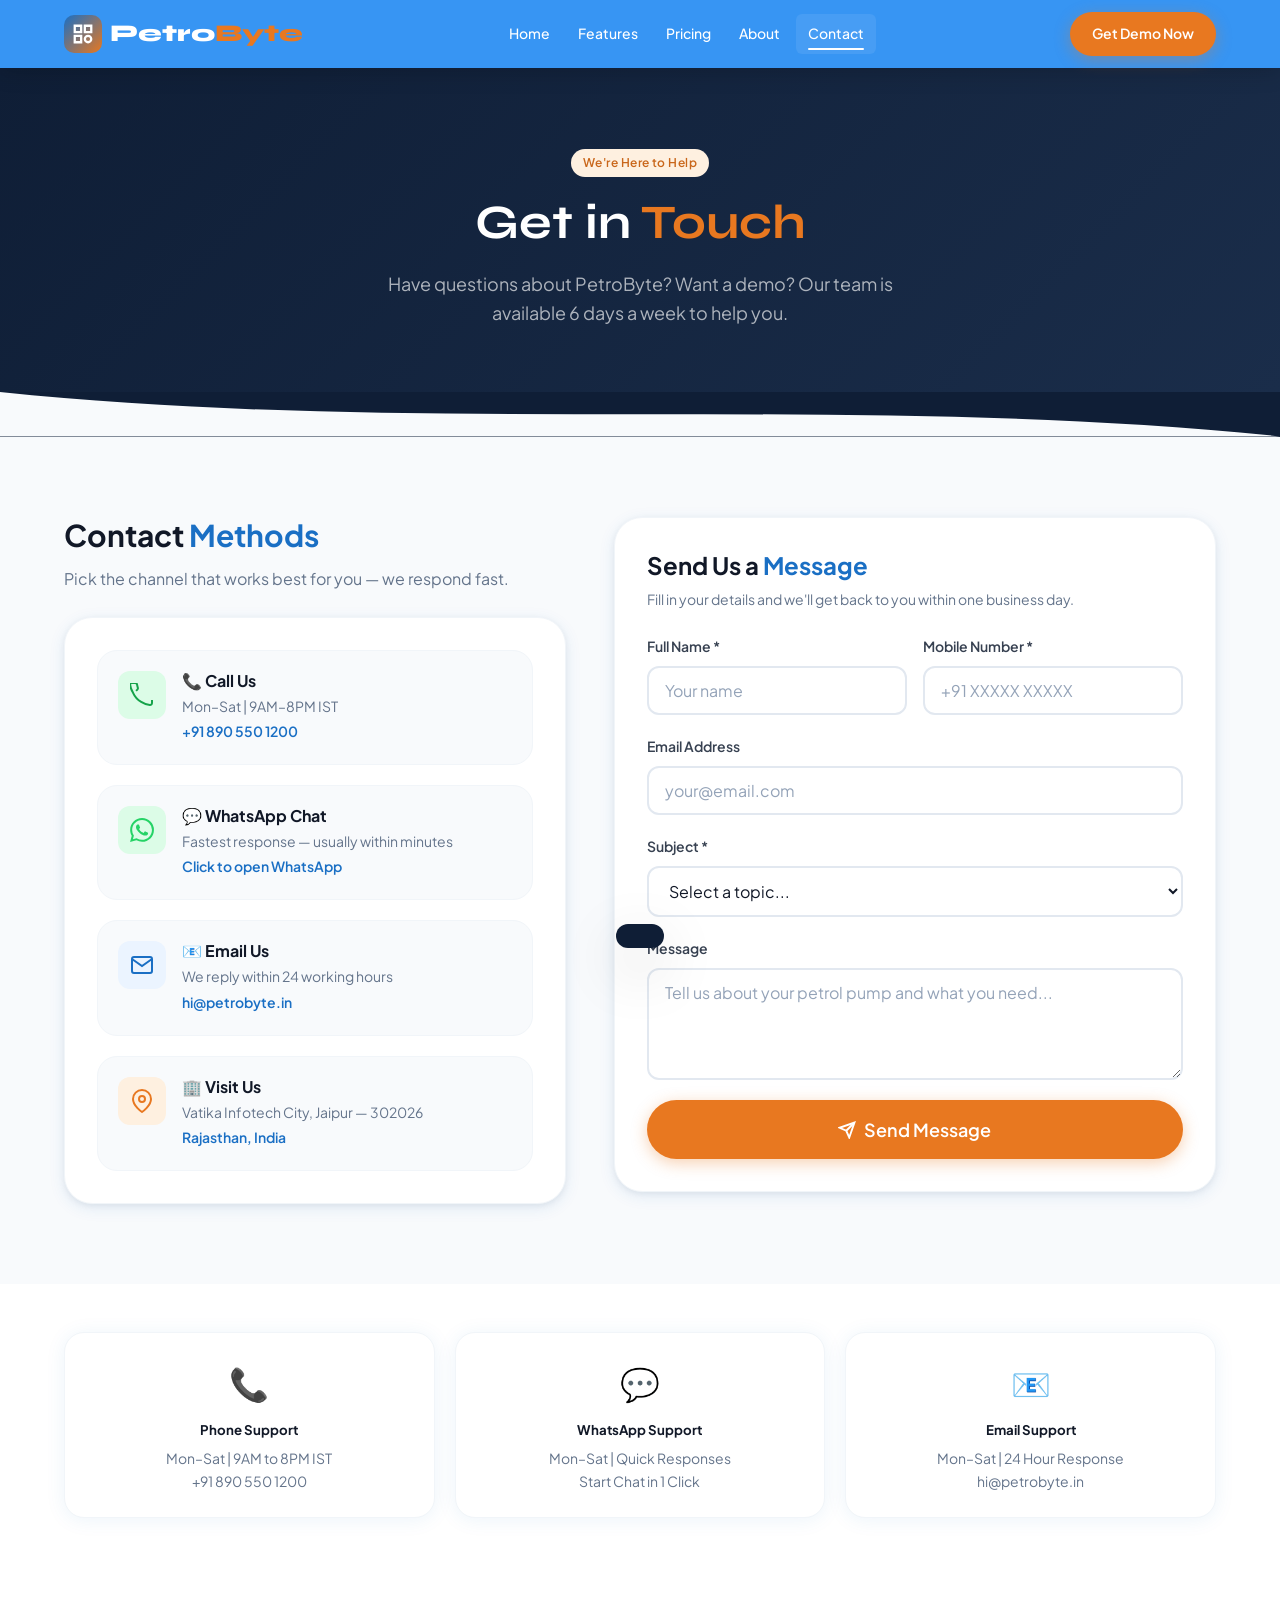
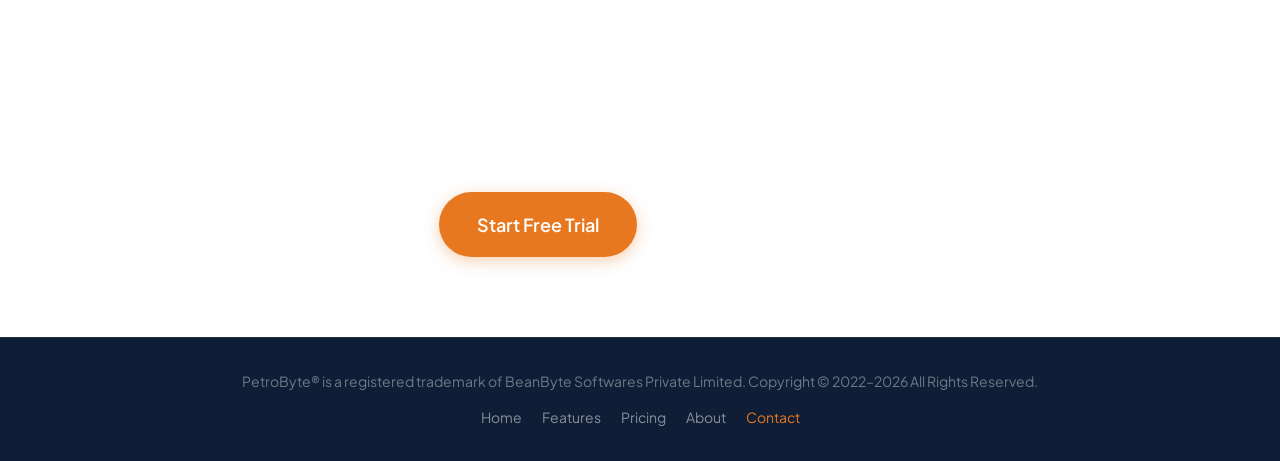
<file: contact.html>
<!DOCTYPE html>
<html lang="en">
<head>
  <meta charset="UTF-8" />
  <meta name="viewport" content="width=device-width, initial-scale=1.0" />
  <meta name="description" content="Contact PetroByte — Call, WhatsApp, or Email our team. Jaipur, Rajasthan. Get a Demo or start your Free Trial today." />
  <title>Contact PetroByte — Petrol Pump Software Support</title>
  <link rel="stylesheet" href="assets/css/root.css" />
  <link rel="stylesheet" href="assets/css/reset.css" />
  <link rel="stylesheet" href="assets/css/components.css" />
  <link rel="stylesheet" href="assets/css/sections.css" />
  <style>
    .contact-grid { display: grid; grid-template-columns: 1fr 1.2fr; gap: var(--sp-12); align-items: start; }
    .contact-card { background: var(--white); border-radius: var(--radius-xl); padding: var(--sp-8); border: 1px solid var(--gray-100); box-shadow: var(--shadow-md); display: flex; flex-direction: column; gap: var(--sp-5); }
    .contact-method { display: flex; align-items: flex-start; gap: var(--sp-4); padding: var(--sp-5); background: var(--gray-50); border-radius: var(--radius-lg); border: 1px solid var(--gray-100); transition: var(--trans); text-decoration: none; }
    .contact-method:hover { border-color: var(--blue); background: var(--blue-xlight); transform: translateX(4px); }
    .cm-icon { width: 48px; height: 48px; border-radius: var(--radius-md); display: flex; align-items: center; justify-content: center; flex-shrink: 0; }
    .cm-icon svg { width: 24px; height: 24px; }
    .cm-text h5 { font-size: var(--text-base); font-weight: 700; color: var(--gray-900); margin-bottom: 4px; }
    .cm-text p  { font-size: var(--text-sm); color: var(--gray-500); }
    .cm-text span { font-size: var(--text-sm); color: var(--blue); font-weight: 600; }
    .contact-form-card { background: var(--white); border-radius: var(--radius-xl); padding: var(--sp-8); border: 1px solid var(--gray-100); box-shadow: var(--shadow-md); }
    .contact-form-card h3 { font-size: var(--text-2xl); margin-bottom: var(--sp-2); }
    .contact-form-card > p { color: var(--gray-500); font-size: var(--text-sm); margin-bottom: var(--sp-6); }
    .form-row { display: grid; grid-template-columns: 1fr 1fr; gap: var(--sp-4); }
    @media(max-width:768px) {
      .contact-grid { grid-template-columns: 1fr; }
      .form-row { grid-template-columns: 1fr; }
    }
  </style>
</head>
<body>

<!--
<div class="announcement-bar">
  📞 <strong>Call Us:</strong> +91 890 550 1200 &nbsp;|&nbsp; Mon–Sat 9AM–8PM &nbsp;|&nbsp;
  <a href="https://wa.me/message/FMV4FPDFSGNZN1" target="_blank">WhatsApp →</a>
  <span class="announcement-close">✕</span>
</div>
-->

<nav class="navbar">
  <div class="container">
    <a href="index.html" class="nav-logo">
      <div class="logo-icon"><svg viewBox="0 0 24 24" fill="none" stroke="currentColor" stroke-width="2.5"><path d="M3 3h7v7H3z"/><path d="M14 3h7v7h-7z"/><path d="M3 14h7v7H3z"/><path d="M17.5 14a3.5 3.5 0 100 7 3.5 3.5 0 000-7z"/></svg></div>
      <span class="logo-text">Petro<span>Byte</span></span>
    </a>
    <div class="nav-links">
      <a href="index.html">Home</a><a href="features.html">Features</a>
      <a href="pricing.html">Pricing</a><a href="about.html">About</a><a href="contact.html" class="active">Contact</a>
    </div>
    <div class="nav-actions">
      <a href="https://petrobyte.app/reg/welcome" class="btn btn-primary btn-sm" target="_blank">Get Demo Now</a>
      <div class="nav-hamburger"><span></span><span></span><span></span></div>
    </div>
  </div>
</nav>
<div class="nav-mobile">
  <a href="index.html">Home</a><a href="features.html">Features</a>
  <a href="pricing.html">Pricing</a><a href="about.html">About</a><a href="contact.html">Contact</a>
  <a href="https://petrobyte.app/reg/welcome" class="btn btn-primary" style="margin-top:1rem" target="_blank">Get Demo Now</a>
</div>

<!-- Hero -->
<section style="background:linear-gradient(135deg,var(--navy),var(--navy-light));padding:var(--sp-20) 0 var(--sp-16);text-align:center;position:relative;overflow:hidden">
  <div class="container" style="position:relative">
    <span class="badge badge-orange" style="margin-bottom:var(--sp-4);display:inline-block">We're Here to Help</span>
    <h1 style="font-family:var(--font-display);font-size:var(--text-5xl);color:var(--white);margin-bottom:var(--sp-4)">Get in <span style="color:var(--orange)">Touch</span></h1>
    <p style="color:rgba(255,255,255,0.65);font-size:var(--text-lg);max-width:520px;margin:0 auto">Have questions about PetroByte? Want a demo? Our team is available 6 days a week to help you.</p>
  </div>
</section>
<div class="wave-divider" style="background:var(--navy)"><svg viewBox="0 0 1440 50" fill="none" xmlns="http://www.w3.org/2000/svg" preserveAspectRatio="none"><path d="M0,0 C480,50 960,0 1440,50 L1440,50 L0,50 Z" fill="#F8FAFC"/></svg></div>

<!-- Contact Section -->
<section class="section section-gray">
  <div class="container">
    <div class="contact-grid">
      <!-- Contact Methods -->
      <div class="reveal">
        <h2 style="font-size:var(--text-3xl);margin-bottom:var(--sp-3)">Contact <span style="color:var(--blue)">Methods</span></h2>
        <p style="color:var(--gray-500);margin-bottom:var(--sp-6)">Pick the channel that works best for you — we respond fast.</p>
        <div class="contact-card">
          <a href="tel:8905501200" class="contact-method">
            <div class="cm-icon" style="background:var(--success-light)"><svg viewBox="0 0 24 24" fill="none" stroke="var(--success)" stroke-width="2"><path d="M22 16.92v3a2 2 0 01-2.18 2 19.79 19.79 0 01-8.63-3.07A19.5 19.5 0 013.07 9.8 19.79 19.79 0 01.01 1.18 2 2 0 012.09 0h3a2 2 0 012 1.72c.127.96.361 1.903.7 2.81a2 2 0 01-.45 2.11L6.09 7.91"/></svg></div>
            <div class="cm-text">
              <h5>📞 Call Us</h5>
              <p>Mon–Sat | 9AM–8PM IST</p>
              <span>+91 890 550 1200</span>
            </div>
          </a>
          <a href="https://wa.me/message/FMV4FPDFSGNZN1" class="contact-method" target="_blank">
            <div class="cm-icon" style="background:#DCFCE7"><svg viewBox="0 0 24 24" fill="#25D366"><path d="M17.472 14.382c-.297-.149-1.758-.867-2.03-.967-.273-.099-.471-.148-.67.15-.197.297-.767.966-.94 1.164-.173.199-.347.223-.644.075-.297-.15-1.255-.463-2.39-1.475-.883-.788-1.48-1.761-1.653-2.059-.173-.297-.018-.458.13-.606.134-.133.298-.347.446-.52.149-.174.198-.298.298-.497.099-.198.05-.371-.025-.52-.075-.149-.669-1.612-.916-2.207-.242-.579-.487-.5-.669-.51-.173-.008-.371-.01-.57-.01-.198 0-.52.074-.792.372-.272.297-1.04 1.016-1.04 2.479 0 1.462 1.065 2.875 1.213 3.074.149.198 2.096 3.2 5.077 4.487.709.306 1.262.489 1.694.625.712.227 1.36.195 1.871.118.571-.085 1.758-.719 2.006-1.413.248-.694.248-1.289.173-1.413-.074-.124-.272-.198-.57-.347m-5.421 7.403h-.004a9.87 9.87 0 01-5.031-1.378l-.361-.214-3.741.982.998-3.648-.235-.374a9.86 9.86 0 01-1.51-5.26c.001-5.45 4.436-9.884 9.888-9.884 2.64 0 5.122 1.03 6.988 2.898a9.825 9.825 0 012.893 6.994c-.003 5.45-4.437 9.884-9.885 9.884m8.413-18.297A11.815 11.815 0 0012.05 0C5.495 0 .16 5.335.157 11.892c0 2.096.547 4.142 1.588 5.945L.057 24l6.305-1.654a11.882 11.882 0 005.683 1.448h.005c6.554 0 11.89-5.335 11.893-11.893a11.821 11.821 0 00-3.48-8.413z"/></svg></div>
            <div class="cm-text">
              <h5>💬 WhatsApp Chat</h5>
              <p>Fastest response — usually within minutes</p>
              <span>Click to open WhatsApp</span>
            </div>
          </a>
          <a href="mailto:hi@petrobyte.in" class="contact-method">
            <div class="cm-icon" style="background:var(--blue-xlight)"><svg viewBox="0 0 24 24" fill="none" stroke="var(--blue)" stroke-width="2"><path d="M4 4h16c1.1 0 2 .9 2 2v12c0 1.1-.9 2-2 2H4c-1.1 0-2-.9-2-2V6c0-1.1.9-2 2-2z"/><polyline points="22,6 12,13 2,6"/></svg></div>
            <div class="cm-text">
              <h5>📧 Email Us</h5>
              <p>We reply within 24 working hours</p>
              <span>hi@petrobyte.in</span>
            </div>
          </a>
          <div class="contact-method" style="cursor:default">
            <div class="cm-icon" style="background:var(--orange-light)"><svg viewBox="0 0 24 24" fill="none" stroke="var(--orange)" stroke-width="2"><path d="M21 10c0 7-9 13-9 13s-9-6-9-13a9 9 0 0118 0z"/><circle cx="12" cy="10" r="3"/></svg></div>
            <div class="cm-text">
              <h5>🏢 Visit Us</h5>
              <p>Vatika Infotech City, Jaipur — 302026</p>
              <span>Rajasthan, India</span>
            </div>
          </div>
        </div>
      </div>

      <!-- Contact Form -->
      <div class="contact-form-card reveal reveal-delay-2">
        <h3>Send Us a <span style="color:var(--blue)">Message</span></h3>
        <p>Fill in your details and we'll get back to you within one business day.</p>
        <form class="js-form" style="display:flex;flex-direction:column;gap:var(--sp-5)">
          <div class="form-row">
            <div class="form-group">
              <label class="form-label">Full Name *</label>
              <input type="text" class="form-input" placeholder="Your name" required />
            </div>
            <div class="form-group">
              <label class="form-label">Mobile Number *</label>
              <input type="tel" class="form-input" placeholder="+91 XXXXX XXXXX" required />
            </div>
          </div>
          <div class="form-group">
            <label class="form-label">Email Address</label>
            <input type="email" class="form-input" placeholder="your@email.com" />
          </div>
          <div class="form-group">
            <label class="form-label">Subject *</label>
            <select class="form-input" style="cursor:pointer" required>
              <option value="">Select a topic...</option>
              <option value="trial">I want to start a free trial</option>
              <option value="demo">I want a demo</option>
              <option value="pricing">Pricing & Plans query</option>
              <option value="support">Technical support</option>
              <option value="tally">Tally integration help</option>
              <option value="other">Other query</option>
            </select>
          </div>
          <div class="form-group">
            <label class="form-label">Message</label>
            <textarea class="form-input" rows="4" placeholder="Tell us about your petrol pump and what you need..." style="resize:vertical"></textarea>
          </div>
          <button type="submit" class="btn btn-primary btn-lg" data-label="Send Message" style="width:100%;justify-content:center">
            <svg width="18" height="18" viewBox="0 0 24 24" fill="none" stroke="currentColor" stroke-width="2.5"><line x1="22" y1="2" x2="11" y2="13"/><polygon points="22 2 15 22 11 13 2 9 22 2"/></svg>
            Send Message
          </button>
        </form>
      </div>
    </div>
  </div>
</section>

<!-- Support Hours -->
<section class="section-sm section-white">
  <div class="container">
    <div style="display:grid;grid-template-columns:repeat(3,1fr);gap:var(--sp-5)">
      <div class="card reveal" style="text-align:center">
        <div style="font-size:2rem;margin-bottom:var(--sp-3)">📞</div>
        <h5 style="margin-bottom:var(--sp-2)">Phone Support</h5>
        <p style="font-size:var(--text-sm);color:var(--gray-500)">Mon–Sat | 9AM to 8PM IST<br>+91 890 550 1200</p>
      </div>
      <div class="card reveal reveal-delay-1" style="text-align:center">
        <div style="font-size:2rem;margin-bottom:var(--sp-3)">💬</div>
        <h5 style="margin-bottom:var(--sp-2)">WhatsApp Support</h5>
        <p style="font-size:var(--text-sm);color:var(--gray-500)">Mon–Sat | Quick Responses<br>Start Chat in 1 Click</p>
      </div>
      <div class="card reveal reveal-delay-2" style="text-align:center">
        <div style="font-size:2rem;margin-bottom:var(--sp-3)">📧</div>
        <h5 style="margin-bottom:var(--sp-2)">Email Support</h5>
        <p style="font-size:var(--text-sm);color:var(--gray-500)">Mon–Sat | 24 Hour Response<br>hi@petrobyte.in</p>
      </div>
    </div>
  </div>
</section>

<section class="section cta-section">
  <div class="container"><div class="reveal">
    <h2 style="color:white">Not Sure? Talk to Our Team First</h2>
    <p>We'll walk you through PetroByte, answer all your questions, and help you get started.</p>
    <div class="cta-btns">
      <a href="https://petrobyte.app/reg/welcome" class="btn btn-primary btn-lg" target="_blank">Start Free Trial</a>
      <a href="demo.html" class="btn btn-outline btn-lg">Watch Demo</a>
    </div>
  </div></div>
</section>

<footer style="background:var(--navy);padding:var(--sp-8) 0;text-align:center;color:rgba(255,255,255,0.4);font-size:var(--text-sm);border-top:1px solid rgba(255,255,255,0.08)">
  <div class="container">
    <p>PetroByte® is a registered trademark of BeanByte Softwares Private Limited. Copyright © 2022–2026 All Rights Reserved.</p>
    <div style="display:flex;justify-content:center;gap:var(--sp-5);margin-top:var(--sp-3);flex-wrap:wrap">
      <a href="index.html" style="color:rgba(255,255,255,0.5)">Home</a>
      <a href="features.html" style="color:rgba(255,255,255,0.5)">Features</a>
      <a href="pricing.html" style="color:rgba(255,255,255,0.5)">Pricing</a>
      <a href="about.html" style="color:rgba(255,255,255,0.5)">About</a>
      <a href="contact.html" style="color:var(--orange)">Contact</a>
    </div>
  </div>
</footer>

<div class="scroll-top"><svg viewBox="0 0 24 24" fill="none" stroke="currentColor" stroke-width="2.5"><polyline points="18 15 12 9 6 15"/></svg></div>
<div class="toast"></div>
<script src="assets/js/main.js"></script>
</body>
</html>
</file>
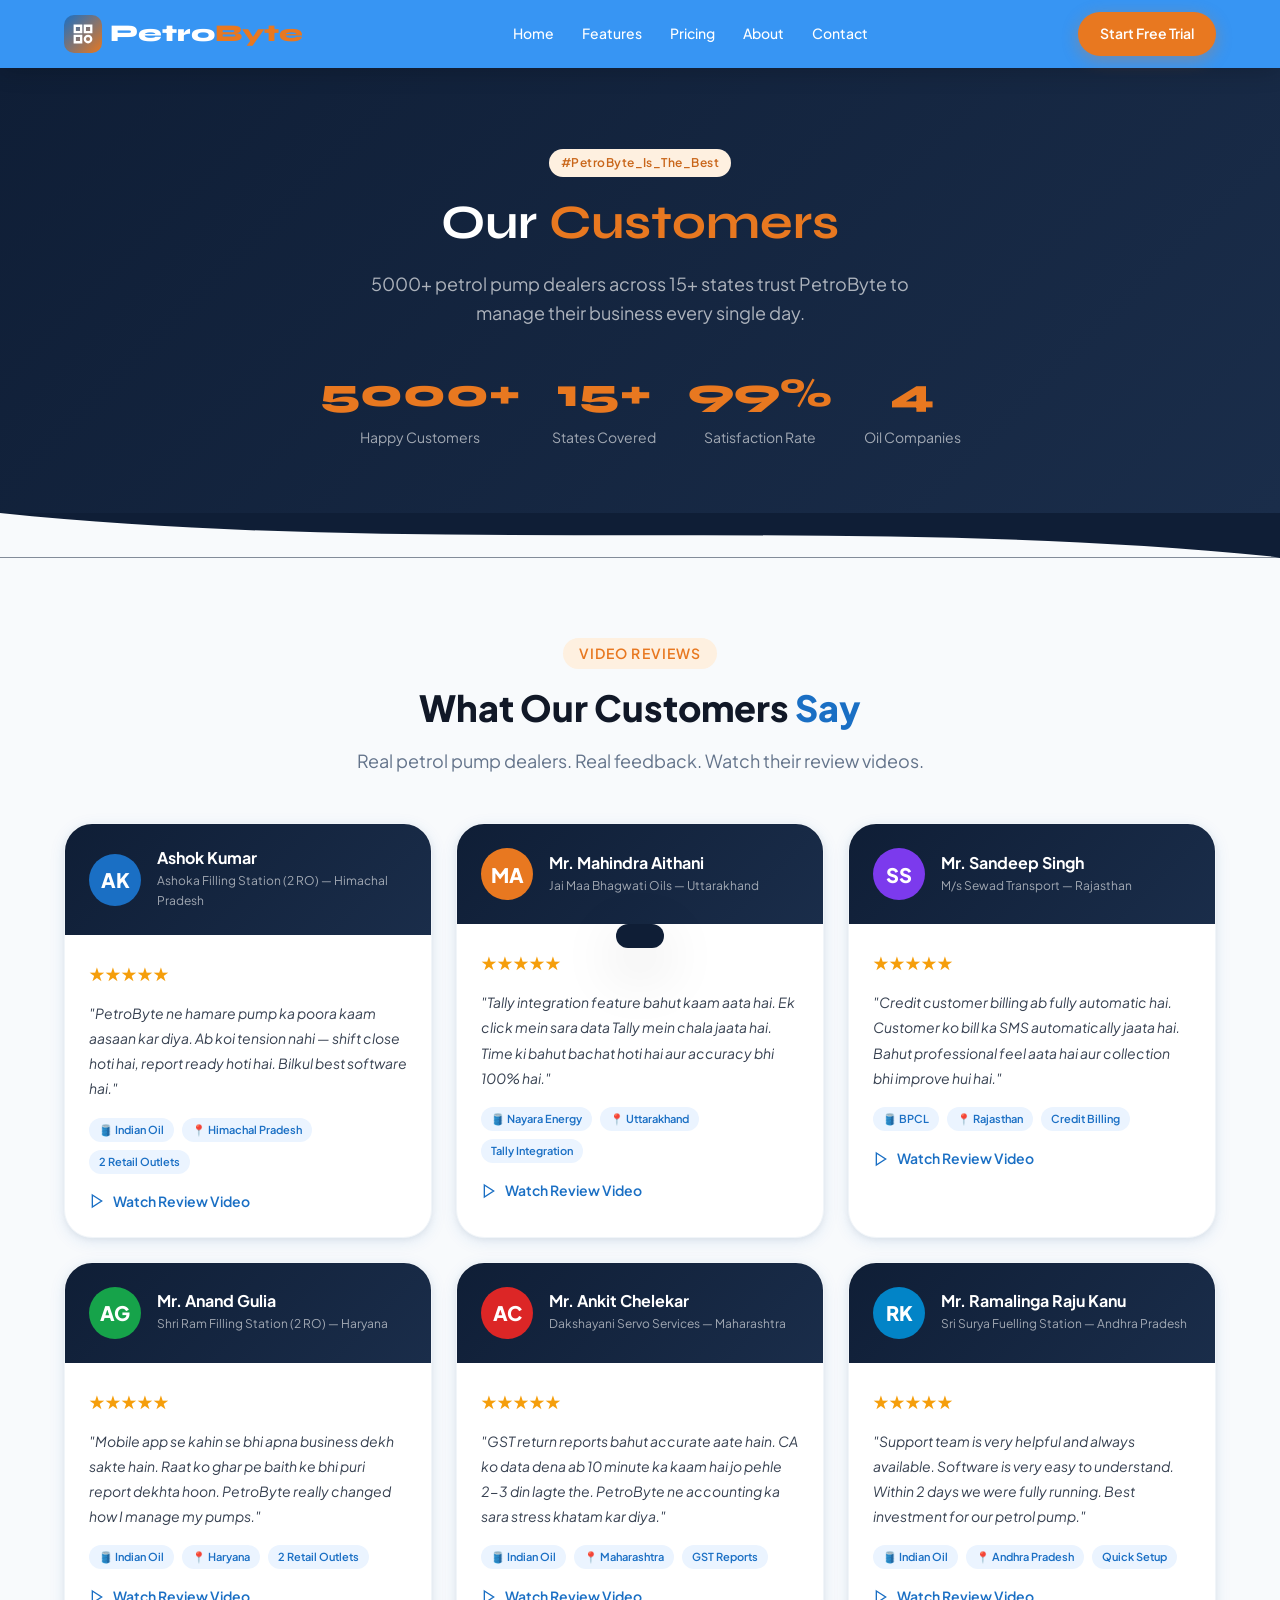
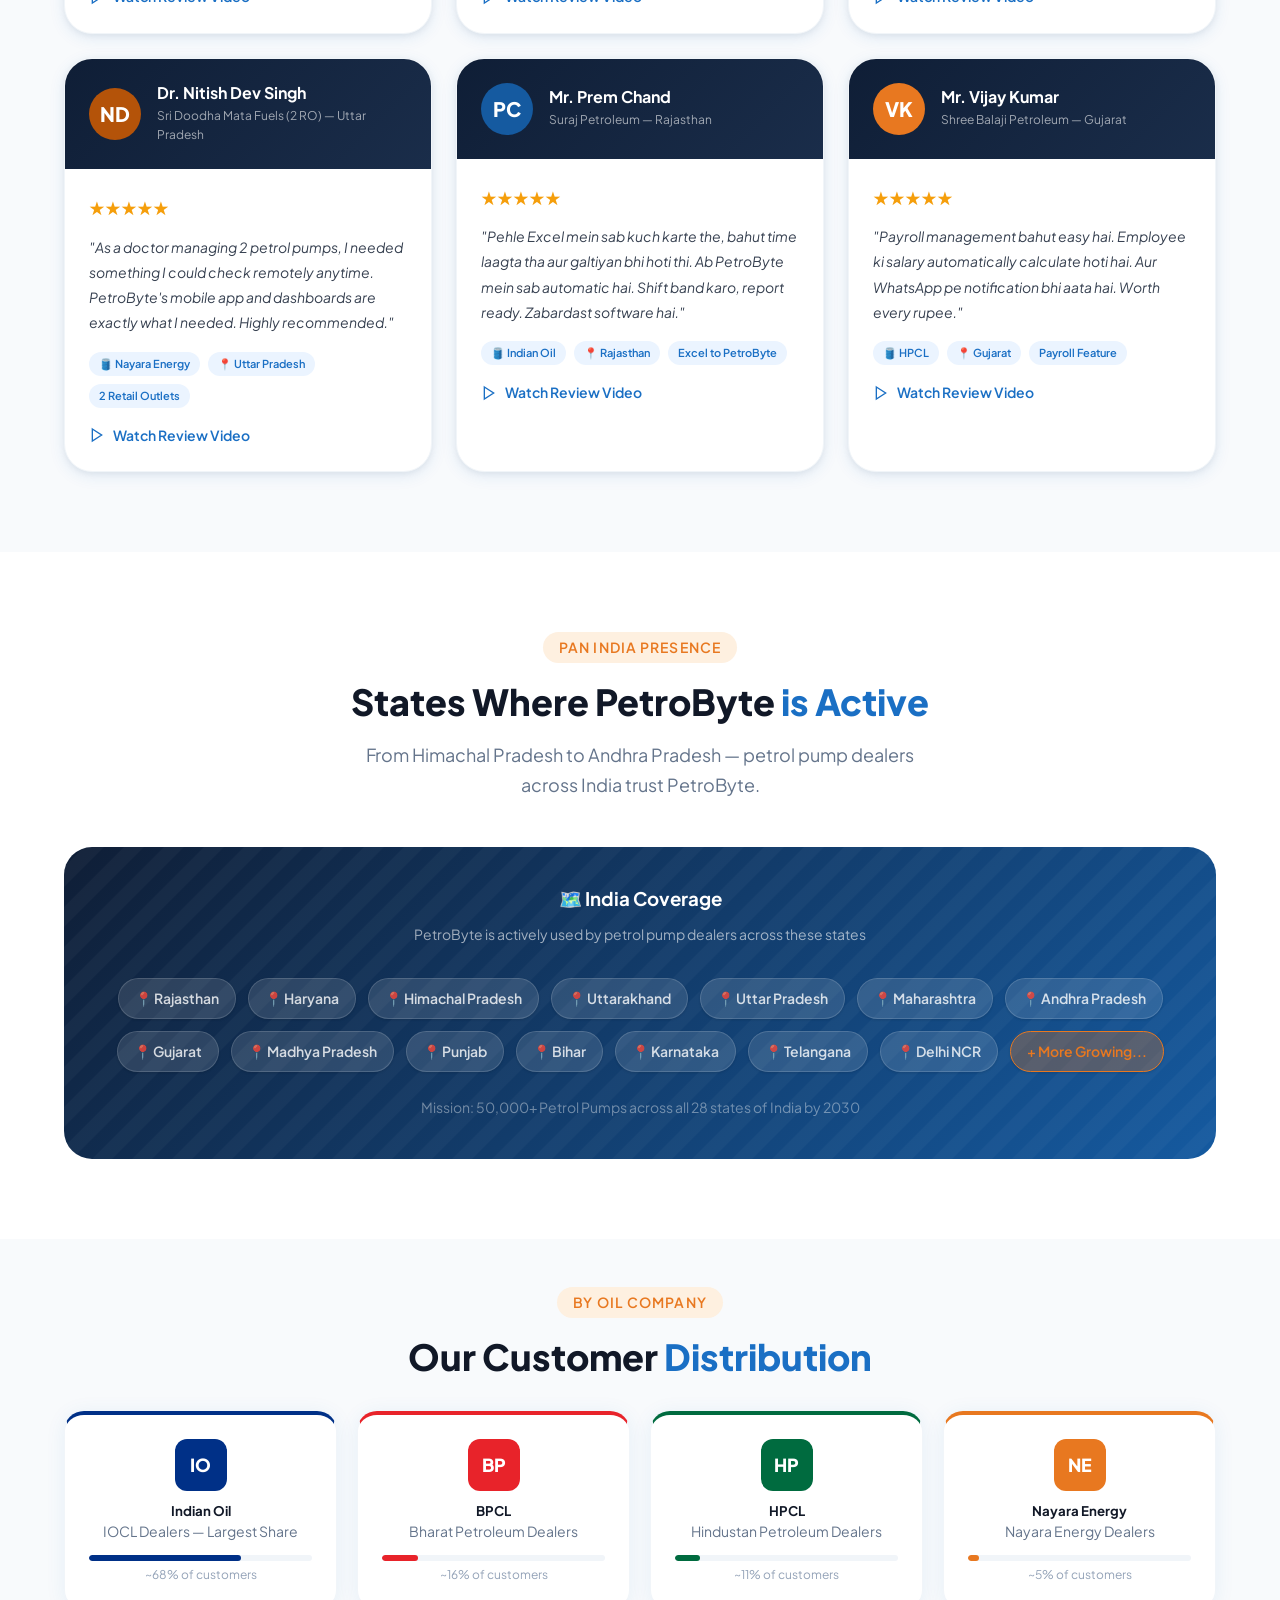
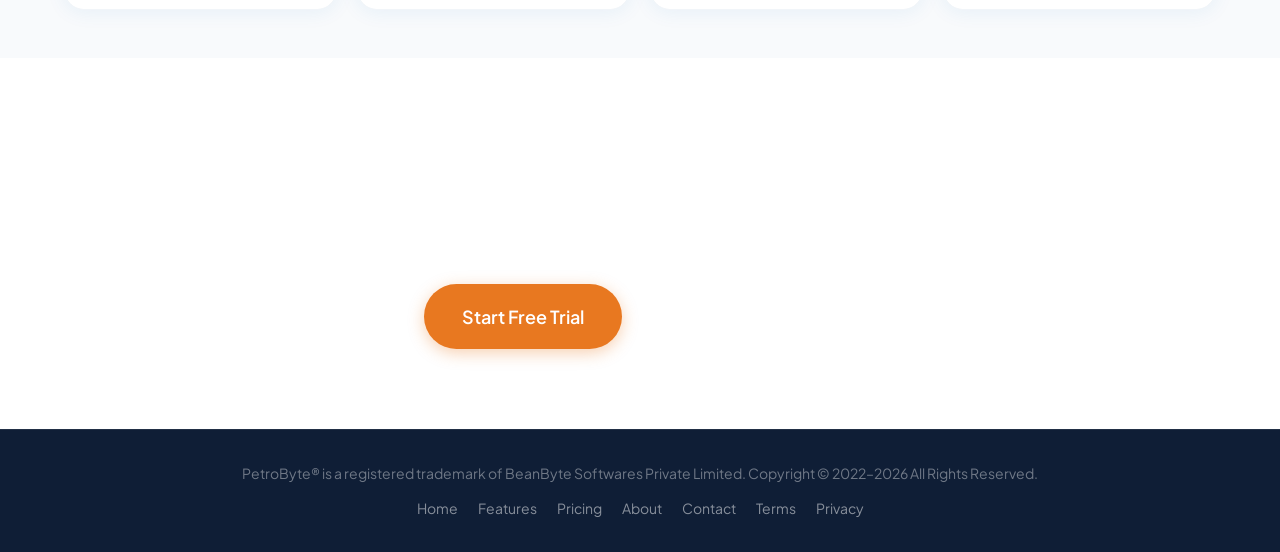
<file: customers.html>
<!DOCTYPE html>
<html lang="en">
<head>
  <meta charset="UTF-8" />
  <meta name="viewport" content="width=device-width, initial-scale=1.0" />
  <meta name="description" content="PetroByte Customer Reviews — 5000+ petrol pump dealers trust PetroByte across India. Read and watch real customer testimonials." />
  <title>Customer Reviews — PetroByte Petrol Pump Software</title>
  <link rel="stylesheet" href="../assets/css/root.css" />
  <link rel="stylesheet" href="../assets/css/reset.css" />
  <link rel="stylesheet" href="../assets/css/components.css" />
  <link rel="stylesheet" href="../assets/css/sections.css" />
  <style>
    .customers-grid {
      display: grid;
      grid-template-columns: repeat(3, 1fr);
      gap: var(--sp-6);
    }
    .customer-card-full {
      background: var(--white);
      border-radius: var(--radius-xl);
      border: 1px solid var(--gray-100);
      overflow: hidden;
      box-shadow: var(--shadow-md);
      transition: var(--trans);
    }
    .customer-card-full:hover { transform: translateY(-5px); box-shadow: var(--shadow-xl); border-color: var(--blue-light); }
    .ccf-header {
      padding: var(--sp-6);
      background: linear-gradient(135deg, var(--navy), var(--navy-light));
      display: flex; align-items: center; gap: var(--sp-4);
    }
    .ccf-avatar {
      width: 52px; height: 52px; border-radius: 50%;
      display: flex; align-items: center; justify-content: center;
      font-weight: 800; font-size: var(--text-xl); color: var(--white);
      flex-shrink: 0;
    }
    .ccf-info h5 { color: var(--white); font-size: var(--text-base); font-weight: 700; }
    .ccf-info p  { color: rgba(255,255,255,0.6); font-size: var(--text-xs); margin-top: 3px; }
    .ccf-body { padding: var(--sp-6); }
    .ccf-stars { color: #F59E0B; font-size: var(--text-lg); margin-bottom: var(--sp-3); }
    .ccf-quote { font-size: var(--text-sm); color: var(--gray-600); line-height: 1.8; font-style: italic; margin-bottom: var(--sp-4); }
    .ccf-tags { display: flex; flex-wrap: wrap; gap: var(--sp-2); margin-bottom: var(--sp-4); }
    .ccf-tag { background: var(--blue-xlight); color: var(--blue); font-size: 11px; font-weight: 600; padding: 3px 10px; border-radius: var(--radius-pill); }
    .ccf-video { display: flex; align-items: center; gap: var(--sp-2); font-size: var(--text-sm); font-weight: 600; color: var(--blue); text-decoration: none; transition: var(--trans-fast); }
    .ccf-video:hover { color: var(--orange); }
    .ccf-video svg { width: 16px; height: 16px; }
    .states-strip {
      display: flex; flex-wrap: wrap; justify-content: center;
      gap: var(--sp-3); margin-top: var(--sp-8);
    }
    .state-pill {
      background: var(--white); border: 1px solid var(--gray-200);
      border-radius: var(--radius-pill); padding: var(--sp-2) var(--sp-4);
      font-size: var(--text-sm); font-weight: 600; color: var(--gray-700);
      box-shadow: var(--shadow-sm); transition: var(--trans-fast);
    }
    .state-pill:hover { border-color: var(--blue); color: var(--blue); background: var(--blue-xlight); }
    .map-section {
      background: linear-gradient(135deg, var(--navy), var(--blue-dark));
      border-radius: var(--radius-xl);
      padding: var(--sp-10);
      text-align: center;
      position: relative; overflow: hidden;
    }
    .map-section::before { content:''; position:absolute; inset:0; background: url("data:image/svg+xml,%3Csvg width='40' height='40' viewBox='0 0 40 40' xmlns='http://www.w3.org/2000/svg'%3E%3Cg fill='%23ffffff' fill-opacity='0.03'%3E%3Cpath d='M0 40L40 0H20L0 20M40 40V20L20 40'/%3E%3C/g%3E%3C/svg%3E"); }
    @media(max-width: 1024px) { .customers-grid { grid-template-columns: repeat(2,1fr); } }
    @media(max-width: 600px)  { .customers-grid { grid-template-columns: 1fr; } }
  </style>
</head>
<body>

<!--
<div class="announcement-bar">
  🌟 <strong>5000+ Dealers Trust PetroByte</strong> — Join them with a free 15-day trial &nbsp;|&nbsp;
  <a href="https://petrobyte.app/reg/welcome" target="_blank">Start Now →</a>
  <span class="announcement-close">✕</span>
</div>
-->

<nav class="navbar">
  <div class="container">
    <a href="../index.html" class="nav-logo">
      <div class="logo-icon"><svg viewBox="0 0 24 24" fill="none" stroke="currentColor" stroke-width="2.5"><path d="M3 3h7v7H3z"/><path d="M14 3h7v7h-7z"/><path d="M3 14h7v7H3z"/><path d="M17.5 14a3.5 3.5 0 100 7 3.5 3.5 0 000-7z"/></svg></div>
      <span class="logo-text">Petro<span>Byte</span></span>
    </a>
    <div class="nav-links">
      <a href="../index.html">Home</a><a href="../features.html">Features</a>
      <a href="../pricing.html">Pricing</a><a href="../about.html">About</a><a href="../contact.html">Contact</a>
    </div>
    <div class="nav-actions">
      <a href="https://petrobyte.app/reg/welcome" class="btn btn-primary btn-sm" target="_blank">Start Free Trial</a>
      <div class="nav-hamburger"><span></span><span></span><span></span></div>
    </div>
  </div>
</nav>
<div class="nav-mobile">
  <a href="../index.html">Home</a><a href="../features.html">Features</a>
  <a href="../pricing.html">Pricing</a><a href="../about.html">About</a><a href="../contact.html">Contact</a>
  <a href="https://petrobyte.app/reg/welcome" class="btn btn-primary" style="margin-top:1rem" target="_blank">Start Free Trial</a>
</div>

<!-- Hero -->
<section style="background:linear-gradient(135deg,var(--navy),var(--navy-light));padding:var(--sp-20) 0 var(--sp-16);text-align:center;overflow:hidden;position:relative">
  <div class="container" style="position:relative">
    <span class="badge badge-orange" style="margin-bottom:var(--sp-4);display:inline-block">#PetroByte_Is_The_Best</span>
    <h1 style="font-family:var(--font-display);font-size:var(--text-5xl);color:var(--white);margin-bottom:var(--sp-4)">Our <span style="color:var(--orange)">Customers</span></h1>
    <p style="color:rgba(255,255,255,0.65);font-size:var(--text-lg);max-width:560px;margin:0 auto var(--sp-8)">5000+ petrol pump dealers across 15+ states trust PetroByte to manage their business every single day.</p>
    <div style="display:flex;justify-content:center;gap:var(--sp-8);flex-wrap:wrap">
      <div style="text-align:center">
        <div style="font-family:var(--font-display);font-size:2.5rem;font-weight:800;color:var(--orange)">5000+</div>
        <div style="font-size:var(--text-sm);color:rgba(255,255,255,0.6)">Happy Customers</div>
      </div>
      <div style="text-align:center">
        <div style="font-family:var(--font-display);font-size:2.5rem;font-weight:800;color:var(--orange)">15+</div>
        <div style="font-size:var(--text-sm);color:rgba(255,255,255,0.6)">States Covered</div>
      </div>
      <div style="text-align:center">
        <div style="font-family:var(--font-display);font-size:2.5rem;font-weight:800;color:var(--orange)">99%</div>
        <div style="font-size:var(--text-sm);color:rgba(255,255,255,0.6)">Satisfaction Rate</div>
      </div>
      <div style="text-align:center">
        <div style="font-family:var(--font-display);font-size:2.5rem;font-weight:800;color:var(--orange)">4</div>
        <div style="font-size:var(--text-sm);color:rgba(255,255,255,0.6)">Oil Companies</div>
      </div>
    </div>
  </div>
</section>
<div class="wave-divider" style="background:var(--navy)"><svg viewBox="0 0 1440 50" fill="none" xmlns="http://www.w3.org/2000/svg" preserveAspectRatio="none"><path d="M0,0 C480,50 960,0 1440,50 L1440,50 L0,50 Z" fill="#F8FAFC"/></svg></div>

<!-- Customer Cards -->
<section class="section section-gray">
  <div class="container">
    <div class="section-header reveal">
      <span class="eyebrow">Video Reviews</span>
      <h2>What Our Customers <span>Say</span></h2>
      <p>Real petrol pump dealers. Real feedback. Watch their review videos.</p>
    </div>
    <div class="customers-grid">

      <!-- Card 1 -->
      <div class="customer-card-full reveal">
        <div class="ccf-header">
          <div class="ccf-avatar" style="background:var(--blue)">AK</div>
          <div class="ccf-info">
            <h5>Ashok Kumar</h5>
            <p>Ashoka Filling Station (2 RO) — Himachal Pradesh</p>
          </div>
        </div>
        <div class="ccf-body">
          <div class="ccf-stars">★★★★★</div>
          <p class="ccf-quote">"PetroByte ne hamare pump ka poora kaam aasaan kar diya. Ab koi tension nahi — shift close hoti hai, report ready hoti hai. Bilkul best software hai."</p>
          <div class="ccf-tags">
            <span class="ccf-tag">🛢️ Indian Oil</span>
            <span class="ccf-tag">📍 Himachal Pradesh</span>
            <span class="ccf-tag">2 Retail Outlets</span>
          </div>
          <a href="https://youtube.com/@petrobyte" class="ccf-video" target="_blank">
            <svg viewBox="0 0 24 24" fill="none" stroke="currentColor" stroke-width="2"><polygon points="5 3 19 12 5 21 5 3"/></svg>
            Watch Review Video
          </a>
        </div>
      </div>

      <!-- Card 2 -->
      <div class="customer-card-full reveal reveal-delay-1">
        <div class="ccf-header">
          <div class="ccf-avatar" style="background:var(--orange)">MA</div>
          <div class="ccf-info">
            <h5>Mr. Mahindra Aithani</h5>
            <p>Jai Maa Bhagwati Oils — Uttarakhand</p>
          </div>
        </div>
        <div class="ccf-body">
          <div class="ccf-stars">★★★★★</div>
          <p class="ccf-quote">"Tally integration feature bahut kaam aata hai. Ek click mein sara data Tally mein chala jaata hai. Time ki bahut bachat hoti hai aur accuracy bhi 100% hai."</p>
          <div class="ccf-tags">
            <span class="ccf-tag">🛢️ Nayara Energy</span>
            <span class="ccf-tag">📍 Uttarakhand</span>
            <span class="ccf-tag">Tally Integration</span>
          </div>
          <a href="https://youtube.com/@petrobyte" class="ccf-video" target="_blank">
            <svg viewBox="0 0 24 24" fill="none" stroke="currentColor" stroke-width="2"><polygon points="5 3 19 12 5 21 5 3"/></svg>
            Watch Review Video
          </a>
        </div>
      </div>

      <!-- Card 3 -->
      <div class="customer-card-full reveal reveal-delay-2">
        <div class="ccf-header">
          <div class="ccf-avatar" style="background:#7C3AED">SS</div>
          <div class="ccf-info">
            <h5>Mr. Sandeep Singh</h5>
            <p>M/s Sewad Transport — Rajasthan</p>
          </div>
        </div>
        <div class="ccf-body">
          <div class="ccf-stars">★★★★★</div>
          <p class="ccf-quote">"Credit customer billing ab fully automatic hai. Customer ko bill ka SMS automatically jaata hai. Bahut professional feel aata hai aur collection bhi improve hui hai."</p>
          <div class="ccf-tags">
            <span class="ccf-tag">🛢️ BPCL</span>
            <span class="ccf-tag">📍 Rajasthan</span>
            <span class="ccf-tag">Credit Billing</span>
          </div>
          <a href="https://youtube.com/@petrobyte" class="ccf-video" target="_blank">
            <svg viewBox="0 0 24 24" fill="none" stroke="currentColor" stroke-width="2"><polygon points="5 3 19 12 5 21 5 3"/></svg>
            Watch Review Video
          </a>
        </div>
      </div>

      <!-- Card 4 -->
      <div class="customer-card-full reveal">
        <div class="ccf-header">
          <div class="ccf-avatar" style="background:var(--success)">AG</div>
          <div class="ccf-info">
            <h5>Mr. Anand Gulia</h5>
            <p>Shri Ram Filling Station (2 RO) — Haryana</p>
          </div>
        </div>
        <div class="ccf-body">
          <div class="ccf-stars">★★★★★</div>
          <p class="ccf-quote">"Mobile app se kahin se bhi apna business dekh sakte hain. Raat ko ghar pe baith ke bhi puri report dekhta hoon. PetroByte really changed how I manage my pumps."</p>
          <div class="ccf-tags">
            <span class="ccf-tag">🛢️ Indian Oil</span>
            <span class="ccf-tag">📍 Haryana</span>
            <span class="ccf-tag">2 Retail Outlets</span>
          </div>
          <a href="https://youtube.com/@petrobyte" class="ccf-video" target="_blank">
            <svg viewBox="0 0 24 24" fill="none" stroke="currentColor" stroke-width="2"><polygon points="5 3 19 12 5 21 5 3"/></svg>
            Watch Review Video
          </a>
        </div>
      </div>

      <!-- Card 5 -->
      <div class="customer-card-full reveal reveal-delay-1">
        <div class="ccf-header">
          <div class="ccf-avatar" style="background:#DC2626">AC</div>
          <div class="ccf-info">
            <h5>Mr. Ankit Chelekar</h5>
            <p>Dakshayani Servo Services — Maharashtra</p>
          </div>
        </div>
        <div class="ccf-body">
          <div class="ccf-stars">★★★★★</div>
          <p class="ccf-quote">"GST return reports bahut accurate aate hain. CA ko data dena ab 10 minute ka kaam hai jo pehle 2-3 din lagte the. PetroByte ne accounting ka sara stress khatam kar diya."</p>
          <div class="ccf-tags">
            <span class="ccf-tag">🛢️ Indian Oil</span>
            <span class="ccf-tag">📍 Maharashtra</span>
            <span class="ccf-tag">GST Reports</span>
          </div>
          <a href="https://youtube.com/@petrobyte" class="ccf-video" target="_blank">
            <svg viewBox="0 0 24 24" fill="none" stroke="currentColor" stroke-width="2"><polygon points="5 3 19 12 5 21 5 3"/></svg>
            Watch Review Video
          </a>
        </div>
      </div>

      <!-- Card 6 -->
      <div class="customer-card-full reveal reveal-delay-2">
        <div class="ccf-header">
          <div class="ccf-avatar" style="background:#0284C7">RK</div>
          <div class="ccf-info">
            <h5>Mr. Ramalinga Raju Kanu</h5>
            <p>Sri Surya Fuelling Station — Andhra Pradesh</p>
          </div>
        </div>
        <div class="ccf-body">
          <div class="ccf-stars">★★★★★</div>
          <p class="ccf-quote">"Support team is very helpful and always available. Software is very easy to understand. Within 2 days we were fully running. Best investment for our petrol pump."</p>
          <div class="ccf-tags">
            <span class="ccf-tag">🛢️ Indian Oil</span>
            <span class="ccf-tag">📍 Andhra Pradesh</span>
            <span class="ccf-tag">Quick Setup</span>
          </div>
          <a href="https://youtube.com/@petrobyte" class="ccf-video" target="_blank">
            <svg viewBox="0 0 24 24" fill="none" stroke="currentColor" stroke-width="2"><polygon points="5 3 19 12 5 21 5 3"/></svg>
            Watch Review Video
          </a>
        </div>
      </div>

      <!-- Card 7 -->
      <div class="customer-card-full reveal">
        <div class="ccf-header">
          <div class="ccf-avatar" style="background:#B45309">ND</div>
          <div class="ccf-info">
            <h5>Dr. Nitish Dev Singh</h5>
            <p>Sri Doodha Mata Fuels (2 RO) — Uttar Pradesh</p>
          </div>
        </div>
        <div class="ccf-body">
          <div class="ccf-stars">★★★★★</div>
          <p class="ccf-quote">"As a doctor managing 2 petrol pumps, I needed something I could check remotely anytime. PetroByte's mobile app and dashboards are exactly what I needed. Highly recommended."</p>
          <div class="ccf-tags">
            <span class="ccf-tag">🛢️ Nayara Energy</span>
            <span class="ccf-tag">📍 Uttar Pradesh</span>
            <span class="ccf-tag">2 Retail Outlets</span>
          </div>
          <a href="https://youtube.com/@petrobyte" class="ccf-video" target="_blank">
            <svg viewBox="0 0 24 24" fill="none" stroke="currentColor" stroke-width="2"><polygon points="5 3 19 12 5 21 5 3"/></svg>
            Watch Review Video
          </a>
        </div>
      </div>

      <!-- Card 8 -->
      <div class="customer-card-full reveal reveal-delay-1">
        <div class="ccf-header">
          <div class="ccf-avatar" style="background:var(--blue-dark)">PC</div>
          <div class="ccf-info">
            <h5>Mr. Prem Chand</h5>
            <p>Suraj Petroleum — Rajasthan</p>
          </div>
        </div>
        <div class="ccf-body">
          <div class="ccf-stars">★★★★★</div>
          <p class="ccf-quote">"Pehle Excel mein sab kuch karte the, bahut time laagta tha aur galtiyan bhi hoti thi. Ab PetroByte mein sab automatic hai. Shift band karo, report ready. Zabardast software hai."</p>
          <div class="ccf-tags">
            <span class="ccf-tag">🛢️ Indian Oil</span>
            <span class="ccf-tag">📍 Rajasthan</span>
            <span class="ccf-tag">Excel to PetroByte</span>
          </div>
          <a href="https://youtube.com/@petrobyte" class="ccf-video" target="_blank">
            <svg viewBox="0 0 24 24" fill="none" stroke="currentColor" stroke-width="2"><polygon points="5 3 19 12 5 21 5 3"/></svg>
            Watch Review Video
          </a>
        </div>
      </div>

      <!-- Card 9 — Bonus -->
      <div class="customer-card-full reveal reveal-delay-2">
        <div class="ccf-header">
          <div class="ccf-avatar" style="background:var(--orange)">VK</div>
          <div class="ccf-info">
            <h5>Mr. Vijay Kumar</h5>
            <p>Shree Balaji Petroleum — Gujarat</p>
          </div>
        </div>
        <div class="ccf-body">
          <div class="ccf-stars">★★★★★</div>
          <p class="ccf-quote">"Payroll management bahut easy hai. Employee ki salary automatically calculate hoti hai. Aur WhatsApp pe notification bhi aata hai. Worth every rupee."</p>
          <div class="ccf-tags">
            <span class="ccf-tag">🛢️ HPCL</span>
            <span class="ccf-tag">📍 Gujarat</span>
            <span class="ccf-tag">Payroll Feature</span>
          </div>
          <a href="https://youtube.com/@petrobyte" class="ccf-video" target="_blank">
            <svg viewBox="0 0 24 24" fill="none" stroke="currentColor" stroke-width="2"><polygon points="5 3 19 12 5 21 5 3"/></svg>
            Watch Review Video
          </a>
        </div>
      </div>
    </div>
  </div>
</section>

<!-- States Coverage Map (Your Addition) -->
<section class="section section-white">
  <div class="container">
    <div class="section-header reveal">
      <span class="eyebrow">Pan India Presence</span>
      <h2>States Where PetroByte <span>is Active</span></h2>
      <p>From Himachal Pradesh to Andhra Pradesh — petrol pump dealers across India trust PetroByte.</p>
    </div>
    <div class="reveal">
      <div class="map-section">
        <h3 style="color:white;margin-bottom:var(--sp-3);position:relative">🗺️ India Coverage</h3>
        <p style="color:rgba(255,255,255,0.6);max-width:500px;margin:0 auto var(--sp-8);position:relative;font-size:var(--text-sm)">PetroByte is actively used by petrol pump dealers across these states</p>
        <div class="states-strip" style="position:relative">
          <span class="state-pill" style="background:rgba(255,255,255,0.12);color:rgba(255,255,255,0.8);border-color:rgba(255,255,255,0.15)">📍 Rajasthan</span>
          <span class="state-pill" style="background:rgba(255,255,255,0.12);color:rgba(255,255,255,0.8);border-color:rgba(255,255,255,0.15)">📍 Haryana</span>
          <span class="state-pill" style="background:rgba(255,255,255,0.12);color:rgba(255,255,255,0.8);border-color:rgba(255,255,255,0.15)">📍 Himachal Pradesh</span>
          <span class="state-pill" style="background:rgba(255,255,255,0.12);color:rgba(255,255,255,0.8);border-color:rgba(255,255,255,0.15)">📍 Uttarakhand</span>
          <span class="state-pill" style="background:rgba(255,255,255,0.12);color:rgba(255,255,255,0.8);border-color:rgba(255,255,255,0.15)">📍 Uttar Pradesh</span>
          <span class="state-pill" style="background:rgba(255,255,255,0.12);color:rgba(255,255,255,0.8);border-color:rgba(255,255,255,0.15)">📍 Maharashtra</span>
          <span class="state-pill" style="background:rgba(255,255,255,0.12);color:rgba(255,255,255,0.8);border-color:rgba(255,255,255,0.15)">📍 Andhra Pradesh</span>
          <span class="state-pill" style="background:rgba(255,255,255,0.12);color:rgba(255,255,255,0.8);border-color:rgba(255,255,255,0.15)">📍 Gujarat</span>
          <span class="state-pill" style="background:rgba(255,255,255,0.12);color:rgba(255,255,255,0.8);border-color:rgba(255,255,255,0.15)">📍 Madhya Pradesh</span>
          <span class="state-pill" style="background:rgba(255,255,255,0.12);color:rgba(255,255,255,0.8);border-color:rgba(255,255,255,0.15)">📍 Punjab</span>
          <span class="state-pill" style="background:rgba(255,255,255,0.12);color:rgba(255,255,255,0.8);border-color:rgba(255,255,255,0.15)">📍 Bihar</span>
          <span class="state-pill" style="background:rgba(255,255,255,0.12);color:rgba(255,255,255,0.8);border-color:rgba(255,255,255,0.15)">📍 Karnataka</span>
          <span class="state-pill" style="background:rgba(255,255,255,0.12);color:rgba(255,255,255,0.8);border-color:rgba(255,255,255,0.15)">📍 Telangana</span>
          <span class="state-pill" style="background:rgba(255,255,255,0.12);color:rgba(255,255,255,0.8);border-color:rgba(255,255,255,0.15)">📍 Delhi NCR</span>
          <span class="state-pill" style="background:rgba(232,120,32,0.3);color:var(--orange);border-color:var(--orange)">+ More Growing...</span>
        </div>
        <p style="margin-top:var(--sp-6);font-size:var(--text-sm);color:rgba(255,255,255,0.4);position:relative">Mission: 50,000+ Petrol Pumps across all 28 states of India by 2030</p>
      </div>
    </div>
  </div>
</section>

<!-- Oil Company Stats -->
<section class="section-sm section-gray">
  <div class="container">
    <div class="section-header reveal" style="margin-bottom:var(--sp-8)">
      <span class="eyebrow">By Oil Company</span>
      <h2>Our Customer <span>Distribution</span></h2>
    </div>
    <div style="display:grid;grid-template-columns:repeat(4,1fr);gap:var(--sp-5)">
      <div class="card reveal" style="text-align:center;border-top:4px solid #003087">
        <div style="width:52px;height:52px;background:#003087;border-radius:var(--radius-md);display:flex;align-items:center;justify-content:center;margin:0 auto var(--sp-3);font-weight:800;font-size:var(--text-lg);color:white">IO</div>
        <h5>Indian Oil</h5>
        <p style="font-size:var(--text-sm);color:var(--gray-500)">IOCL Dealers — Largest Share</p>
        <div style="margin-top:var(--sp-3);height:6px;background:var(--gray-100);border-radius:3px;overflow:hidden"><div style="height:100%;width:68%;background:#003087;border-radius:3px"></div></div>
        <span style="font-size:var(--text-xs);color:var(--gray-400);margin-top:var(--sp-1);display:block">~68% of customers</span>
      </div>
      <div class="card reveal reveal-delay-1" style="text-align:center;border-top:4px solid #E8232A">
        <div style="width:52px;height:52px;background:#E8232A;border-radius:var(--radius-md);display:flex;align-items:center;justify-content:center;margin:0 auto var(--sp-3);font-weight:800;font-size:var(--text-lg);color:white">BP</div>
        <h5>BPCL</h5>
        <p style="font-size:var(--text-sm);color:var(--gray-500)">Bharat Petroleum Dealers</p>
        <div style="margin-top:var(--sp-3);height:6px;background:var(--gray-100);border-radius:3px;overflow:hidden"><div style="height:100%;width:16%;background:#E8232A;border-radius:3px"></div></div>
        <span style="font-size:var(--text-xs);color:var(--gray-400);margin-top:var(--sp-1);display:block">~16% of customers</span>
      </div>
      <div class="card reveal reveal-delay-2" style="text-align:center;border-top:4px solid #006B3F">
        <div style="width:52px;height:52px;background:#006B3F;border-radius:var(--radius-md);display:flex;align-items:center;justify-content:center;margin:0 auto var(--sp-3);font-weight:800;font-size:var(--text-lg);color:white">HP</div>
        <h5>HPCL</h5>
        <p style="font-size:var(--text-sm);color:var(--gray-500)">Hindustan Petroleum Dealers</p>
        <div style="margin-top:var(--sp-3);height:6px;background:var(--gray-100);border-radius:3px;overflow:hidden"><div style="height:100%;width:11%;background:#006B3F;border-radius:3px"></div></div>
        <span style="font-size:var(--text-xs);color:var(--gray-400);margin-top:var(--sp-1);display:block">~11% of customers</span>
      </div>
      <div class="card reveal reveal-delay-3" style="text-align:center;border-top:4px solid var(--orange)">
        <div style="width:52px;height:52px;background:var(--orange);border-radius:var(--radius-md);display:flex;align-items:center;justify-content:center;margin:0 auto var(--sp-3);font-weight:800;font-size:var(--text-lg);color:white">NE</div>
        <h5>Nayara Energy</h5>
        <p style="font-size:var(--text-sm);color:var(--gray-500)">Nayara Energy Dealers</p>
        <div style="margin-top:var(--sp-3);height:6px;background:var(--gray-100);border-radius:3px;overflow:hidden"><div style="height:100%;width:5%;background:var(--orange);border-radius:3px"></div></div>
        <span style="font-size:var(--text-xs);color:var(--gray-400);margin-top:var(--sp-1);display:block">~5% of customers</span>
      </div>
    </div>
  </div>
</section>

<!-- CTA -->
<section class="section cta-section">
  <div class="container"><div class="reveal">
    <h2 style="color:white">Join 5000+ Happy Dealers</h2>
    <p>Start your free 15-day trial and experience why petrol pump dealers across India choose PetroByte.</p>
    <div class="cta-btns">
      <a href="https://petrobyte.app/reg/welcome" class="btn btn-primary btn-lg" target="_blank">Start Free Trial</a>
      <a href="../contact.html" class="btn btn-outline btn-lg">Talk to Our Team</a>
    </div>
  </div></div>
</section>

<footer style="background:var(--navy);padding:var(--sp-8) 0;text-align:center;color:rgba(255,255,255,0.4);font-size:var(--text-sm);border-top:1px solid rgba(255,255,255,0.08)">
  <div class="container">
    <p>PetroByte® is a registered trademark of BeanByte Softwares Private Limited. Copyright © 2022–2026 All Rights Reserved.</p>
    <div style="display:flex;justify-content:center;gap:var(--sp-5);margin-top:var(--sp-3);flex-wrap:wrap">
      <a href="../index.html" style="color:rgba(255,255,255,0.5)">Home</a>
      <a href="../features.html" style="color:rgba(255,255,255,0.5)">Features</a>
      <a href="../pricing.html" style="color:rgba(255,255,255,0.5)">Pricing</a>
      <a href="../about.html" style="color:rgba(255,255,255,0.5)">About</a>
      <a href="../contact.html" style="color:rgba(255,255,255,0.5)">Contact</a>
      <a href="terms.html" style="color:rgba(255,255,255,0.5)">Terms</a>
      <a href="policy.html" style="color:rgba(255,255,255,0.5)">Privacy</a>
    </div>
  </div>
</footer>

<div class="scroll-top"><svg viewBox="0 0 24 24" fill="none" stroke="currentColor" stroke-width="2.5"><polyline points="18 15 12 9 6 15"/></svg></div>
<div class="toast"></div>
<script src="../assets/js/main.js"></script>
</body>
</html>
</file>
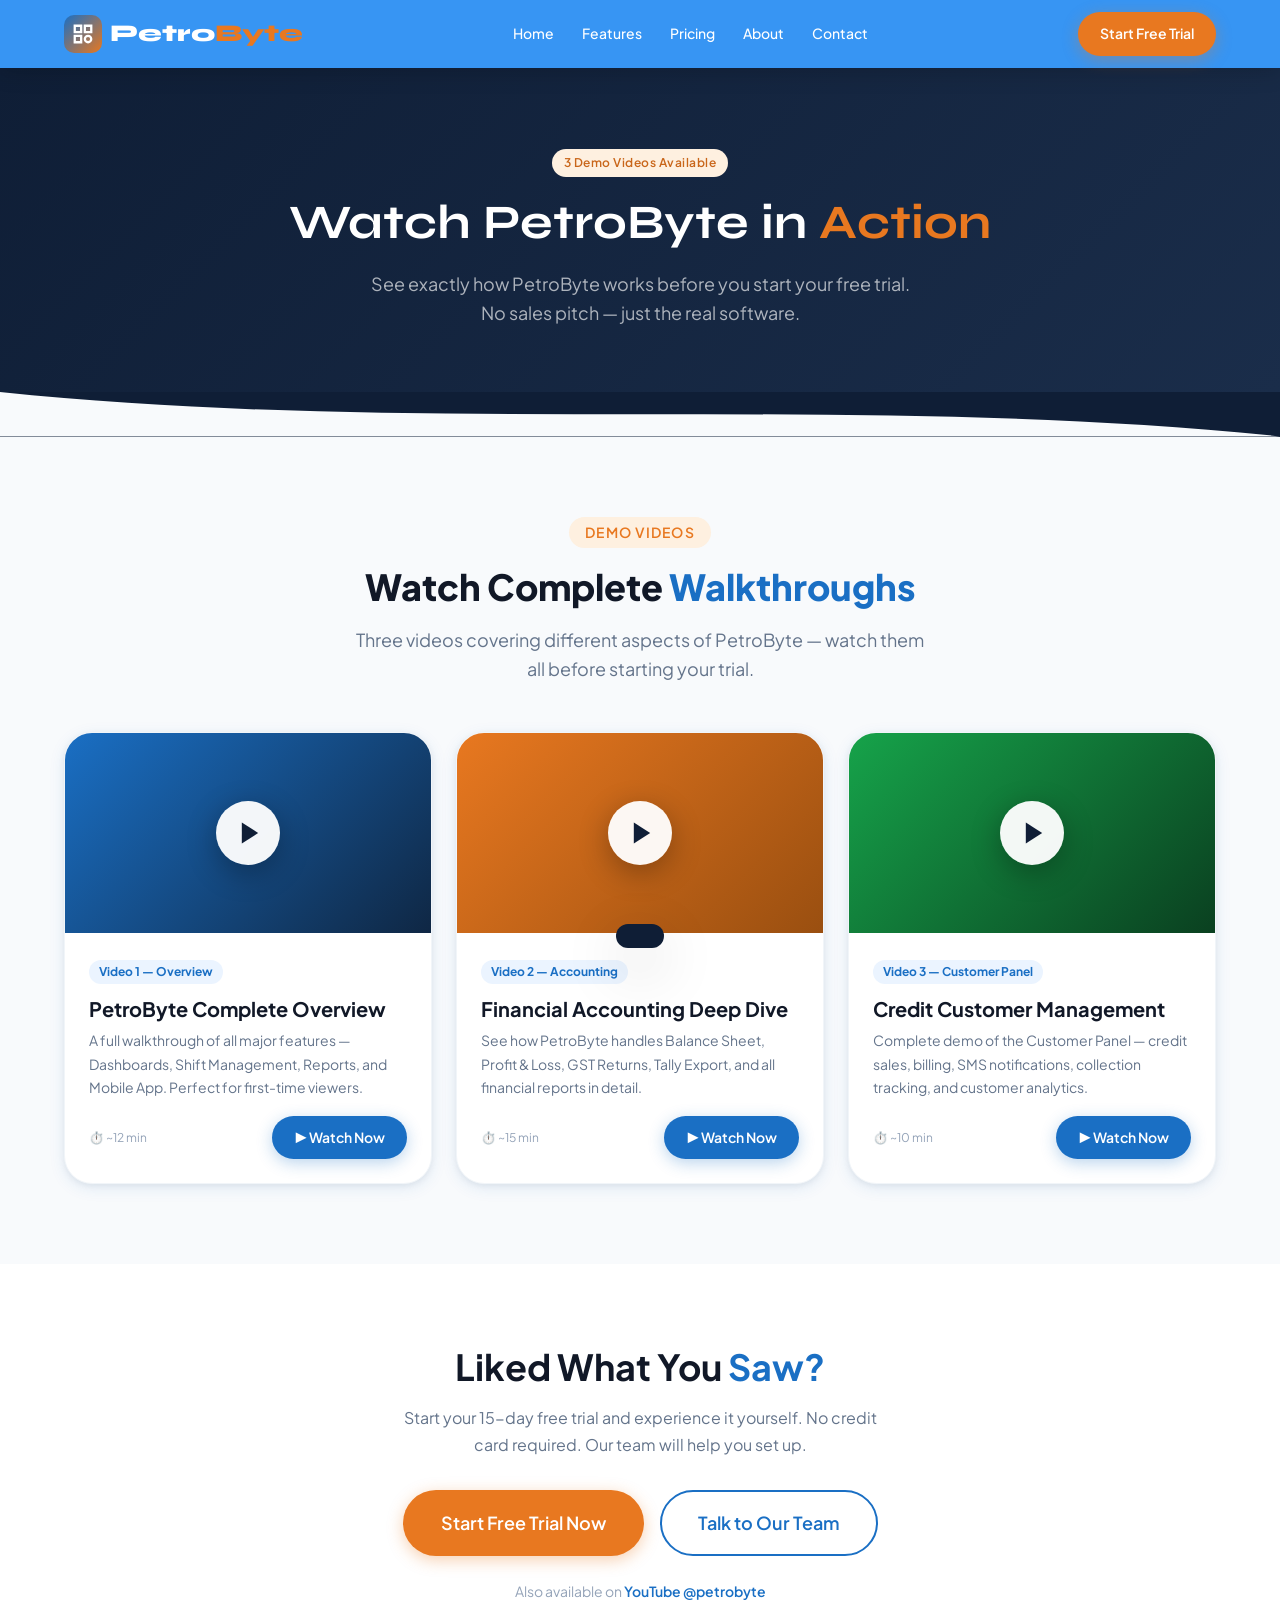
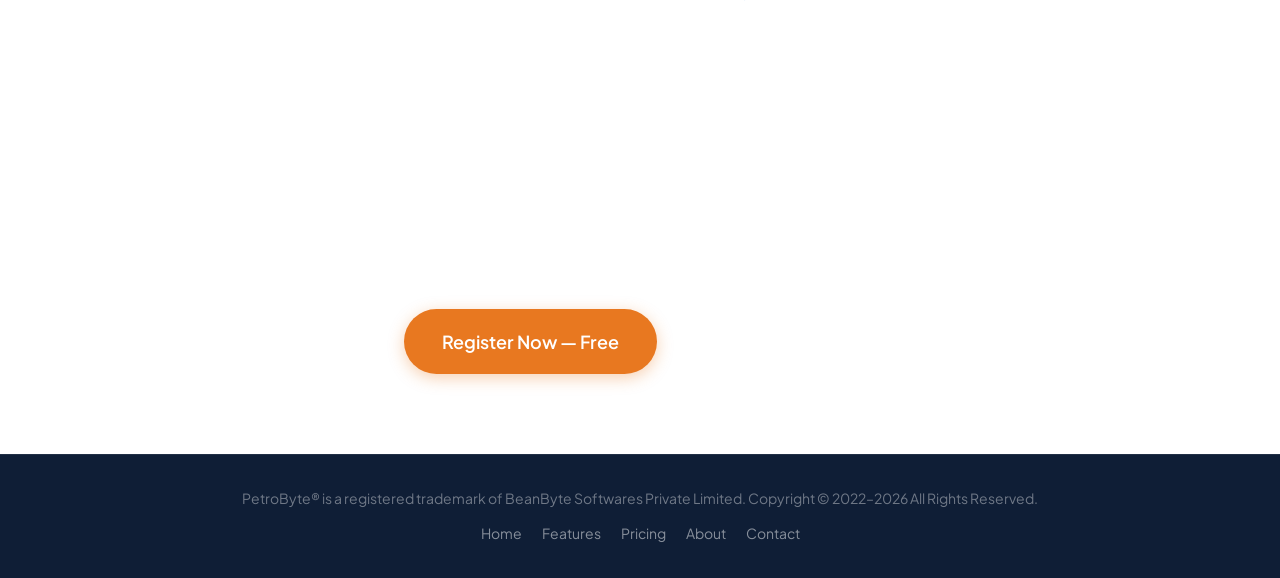
<file: demo.html>
<!DOCTYPE html>
<html lang="en">
<head>
  <meta charset="UTF-8" />
  <meta name="viewport" content="width=device-width, initial-scale=1.0" />
  <meta name="description" content="PetroByte Demo Videos — Watch 3 complete demo videos of the petrol pump software before you start your free trial." />
  <title>Demo Videos — PetroByte Petrol Pump Software</title>
  <link rel="stylesheet" href="assets/css/root.css" />
  <link rel="stylesheet" href="assets/css/reset.css" />
  <link rel="stylesheet" href="assets/css/components.css" />
  <link rel="stylesheet" href="assets/css/sections.css" />
  <style>
    .demo-grid { display: grid; grid-template-columns: repeat(3,1fr); gap: var(--sp-6); }
    .demo-card {
      background: var(--white);
      border-radius: var(--radius-xl);
      overflow: hidden;
      border: 1px solid var(--gray-100);
      box-shadow: var(--shadow-md);
      transition: var(--trans);
    }
    .demo-card:hover { transform: translateY(-5px); box-shadow: var(--shadow-xl); }
    .demo-thumb {
      height: 200px;
      position: relative;
      overflow: hidden;
      display: flex; align-items: center; justify-content: center;
    }
    .demo-play {
      width: 64px; height: 64px;
      border-radius: 50%;
      background: rgba(255,255,255,0.95);
      display: flex; align-items: center; justify-content: center;
      box-shadow: 0 8px 30px rgba(0,0,0,0.3);
      cursor: pointer;
      transition: var(--trans);
    }
    .demo-play:hover { transform: scale(1.1); background: var(--white); }
    .demo-play svg { width: 28px; height: 28px; color: var(--navy); margin-left: 4px; }
    .demo-body { padding: var(--sp-6); }
    .demo-tag { display: inline-block; background: var(--blue-xlight); color: var(--blue); font-size: var(--text-xs); font-weight: 700; padding: 2px 10px; border-radius: var(--radius-pill); margin-bottom: var(--sp-3); }
    .demo-body h4 { font-size: var(--text-xl); color: var(--gray-900); margin-bottom: var(--sp-2); }
    .demo-body p  { font-size: var(--text-sm); color: var(--gray-500); line-height: 1.7; margin-bottom: var(--sp-4); }
    .demo-meta { display: flex; align-items: center; justify-content: space-between; font-size: var(--text-xs); color: var(--gray-400); }
    @media(max-width:768px) { .demo-grid { grid-template-columns: 1fr; } }
  </style>
</head>
<body>

<!--
<div class="announcement-bar">
  🎉 <strong>After Watching — Start your 15-Day Free Trial</strong> &nbsp;|&nbsp;
  <a href="https://petrobyte.app/reg/welcome" target="_blank">Register Free →</a>
  <span class="announcement-close">✕</span>
</div>
-->

<nav class="navbar">
  <div class="container">
    <a href="index.html" class="nav-logo">
      <div class="logo-icon"><svg viewBox="0 0 24 24" fill="none" stroke="currentColor" stroke-width="2.5"><path d="M3 3h7v7H3z"/><path d="M14 3h7v7h-7z"/><path d="M3 14h7v7H3z"/><path d="M17.5 14a3.5 3.5 0 100 7 3.5 3.5 0 000-7z"/></svg></div>
      <span class="logo-text">Petro<span>Byte</span></span>
    </a>
    <div class="nav-links">
      <a href="index.html">Home</a><a href="features.html">Features</a>
      <a href="pricing.html">Pricing</a><a href="about.html">About</a><a href="contact.html">Contact</a>
    </div>
    <div class="nav-actions">
      <a href="https://petrobyte.app/reg/welcome" class="btn btn-primary btn-sm" target="_blank">Start Free Trial</a>
      <div class="nav-hamburger"><span></span><span></span><span></span></div>
    </div>
  </div>
</nav>
<div class="nav-mobile">
  <a href="index.html">Home</a><a href="features.html">Features</a>
  <a href="pricing.html">Pricing</a><a href="about.html">About</a><a href="contact.html">Contact</a>
  <a href="https://petrobyte.app/reg/welcome" class="btn btn-primary" style="margin-top:1rem" target="_blank">Start Free Trial</a>
</div>

<!-- Hero -->
<section style="background:linear-gradient(135deg,var(--navy),var(--navy-light));padding:var(--sp-20) 0 var(--sp-16);text-align:center;position:relative;overflow:hidden">
  <div class="container" style="position:relative">
    <span class="badge badge-orange" style="margin-bottom:var(--sp-4);display:inline-block">3 Demo Videos Available</span>
    <h1 style="font-family:var(--font-display);font-size:var(--text-5xl);color:var(--white);margin-bottom:var(--sp-4)">Watch PetroByte in <span style="color:var(--orange)">Action</span></h1>
    <p style="color:rgba(255,255,255,0.65);font-size:var(--text-lg);max-width:560px;margin:0 auto">See exactly how PetroByte works before you start your free trial. No sales pitch — just the real software.</p>
  </div>
</section>
<div class="wave-divider" style="background:var(--navy)"><svg viewBox="0 0 1440 50" fill="none" xmlns="http://www.w3.org/2000/svg" preserveAspectRatio="none"><path d="M0,0 C480,50 960,0 1440,50 L1440,50 L0,50 Z" fill="#F8FAFC"/></svg></div>

<!-- Demo Videos -->
<section class="section section-gray">
  <div class="container">
    <div class="section-header reveal">
      <span class="eyebrow">Demo Videos</span>
      <h2>Watch Complete <span>Walkthroughs</span></h2>
      <p>Three videos covering different aspects of PetroByte — watch them all before starting your trial.</p>
    </div>
    <div class="demo-grid">
      <div class="demo-card reveal">
        <div class="demo-thumb" style="background:linear-gradient(135deg,#1a6fc4,#0f2744)">
          <a href="https://youtube.com/watch?v=3f_zQYCfJ5s" target="_blank" class="demo-play">
            <svg viewBox="0 0 24 24" fill="currentColor"><polygon points="5 3 19 12 5 21 5 3"/></svg>
          </a>
        </div>
        <div class="demo-body">
          <span class="demo-tag">Video 1 — Overview</span>
          <h4>PetroByte Complete Overview</h4>
          <p>A full walkthrough of all major features — Dashboards, Shift Management, Reports, and Mobile App. Perfect for first-time viewers.</p>
          <div class="demo-meta">
            <span>⏱️ ~12 min</span>
            <a href="https://youtube.com/watch?v=3f_zQYCfJ5s" class="btn btn-secondary btn-sm" target="_blank">▶ Watch Now</a>
          </div>
        </div>
      </div>
      <div class="demo-card reveal reveal-delay-1">
        <div class="demo-thumb" style="background:linear-gradient(135deg,#e87820,#9a4f10)">
          <a href="https://youtube.com/@petrobyte" target="_blank" class="demo-play">
            <svg viewBox="0 0 24 24" fill="currentColor"><polygon points="5 3 19 12 5 21 5 3"/></svg>
          </a>
        </div>
        <div class="demo-body">
          <span class="demo-tag">Video 2 — Accounting</span>
          <h4>Financial Accounting Deep Dive</h4>
          <p>See how PetroByte handles Balance Sheet, Profit & Loss, GST Returns, Tally Export, and all financial reports in detail.</p>
          <div class="demo-meta">
            <span>⏱️ ~15 min</span>
            <a href="https://youtube.com/@petrobyte" class="btn btn-secondary btn-sm" target="_blank">▶ Watch Now</a>
          </div>
        </div>
      </div>
      <div class="demo-card reveal reveal-delay-2">
        <div class="demo-thumb" style="background:linear-gradient(135deg,#16a34a,#0a4020)">
          <a href="https://youtube.com/@petrobyte" target="_blank" class="demo-play">
            <svg viewBox="0 0 24 24" fill="currentColor"><polygon points="5 3 19 12 5 21 5 3"/></svg>
          </a>
        </div>
        <div class="demo-body">
          <span class="demo-tag">Video 3 — Customer Panel</span>
          <h4>Credit Customer Management</h4>
          <p>Complete demo of the Customer Panel — credit sales, billing, SMS notifications, collection tracking, and customer analytics.</p>
          <div class="demo-meta">
            <span>⏱️ ~10 min</span>
            <a href="https://youtube.com/@petrobyte" class="btn btn-secondary btn-sm" target="_blank">▶ Watch Now</a>
          </div>
        </div>
      </div>
    </div>
  </div>
</section>

<!-- After Demo CTA -->
<section class="section section-white">
  <div class="container" style="text-align:center">
    <div class="reveal">
      <h2 style="font-size:var(--text-4xl);margin-bottom:var(--sp-4)">Liked What You <span style="color:var(--blue)">Saw?</span></h2>
      <p style="color:var(--gray-500);max-width:500px;margin:0 auto var(--sp-8)">Start your 15-day free trial and experience it yourself. No credit card required. Our team will help you set up.</p>
      <div style="display:flex;justify-content:center;gap:var(--sp-4);flex-wrap:wrap">
        <a href="https://petrobyte.app/reg/welcome" class="btn btn-primary btn-lg" target="_blank">Start Free Trial Now</a>
        <a href="contact.html" class="btn btn-outline-blue btn-lg">Talk to Our Team</a>
      </div>
      <p style="margin-top:var(--sp-6);font-size:var(--text-sm);color:var(--gray-400)">Also available on <a href="https://youtube.com/@petrobyte" target="_blank" style="color:var(--blue);font-weight:600">YouTube @petrobyte</a></p>
    </div>
  </div>
</section>

<section class="section cta-section">
  <div class="container"><div class="reveal">
    <h2 style="color:white">Your 15-Day Trial is Waiting</h2>
    <p>Full features. Full support. Zero cost. Just register and we'll set everything up for you.</p>
    <div class="cta-btns">
      <a href="https://petrobyte.app/reg/welcome" class="btn btn-primary btn-lg" target="_blank">Register Now — Free</a>
      <a href="index.html#lead-form" class="btn btn-outline btn-lg">Get a Call Back</a>
    </div>
  </div></div>
</section>

<footer style="background:var(--navy);padding:var(--sp-8) 0;text-align:center;color:rgba(255,255,255,0.4);font-size:var(--text-sm);border-top:1px solid rgba(255,255,255,0.08)">
  <div class="container">
    <p>PetroByte® is a registered trademark of BeanByte Softwares Private Limited. Copyright © 2022–2026 All Rights Reserved.</p>
    <div style="display:flex;justify-content:center;gap:var(--sp-5);margin-top:var(--sp-3);flex-wrap:wrap">
      <a href="index.html" style="color:rgba(255,255,255,0.5)">Home</a>
      <a href="features.html" style="color:rgba(255,255,255,0.5)">Features</a>
      <a href="pricing.html" style="color:rgba(255,255,255,0.5)">Pricing</a>
      <a href="about.html" style="color:rgba(255,255,255,0.5)">About</a>
      <a href="contact.html" style="color:rgba(255,255,255,0.5)">Contact</a>
    </div>
  </div>
</footer>

<div class="scroll-top"><svg viewBox="0 0 24 24" fill="none" stroke="currentColor" stroke-width="2.5"><polyline points="18 15 12 9 6 15"/></svg></div>
<div class="toast"></div>
<script src="assets/js/main.js"></script>
</body>
</html>
</file>
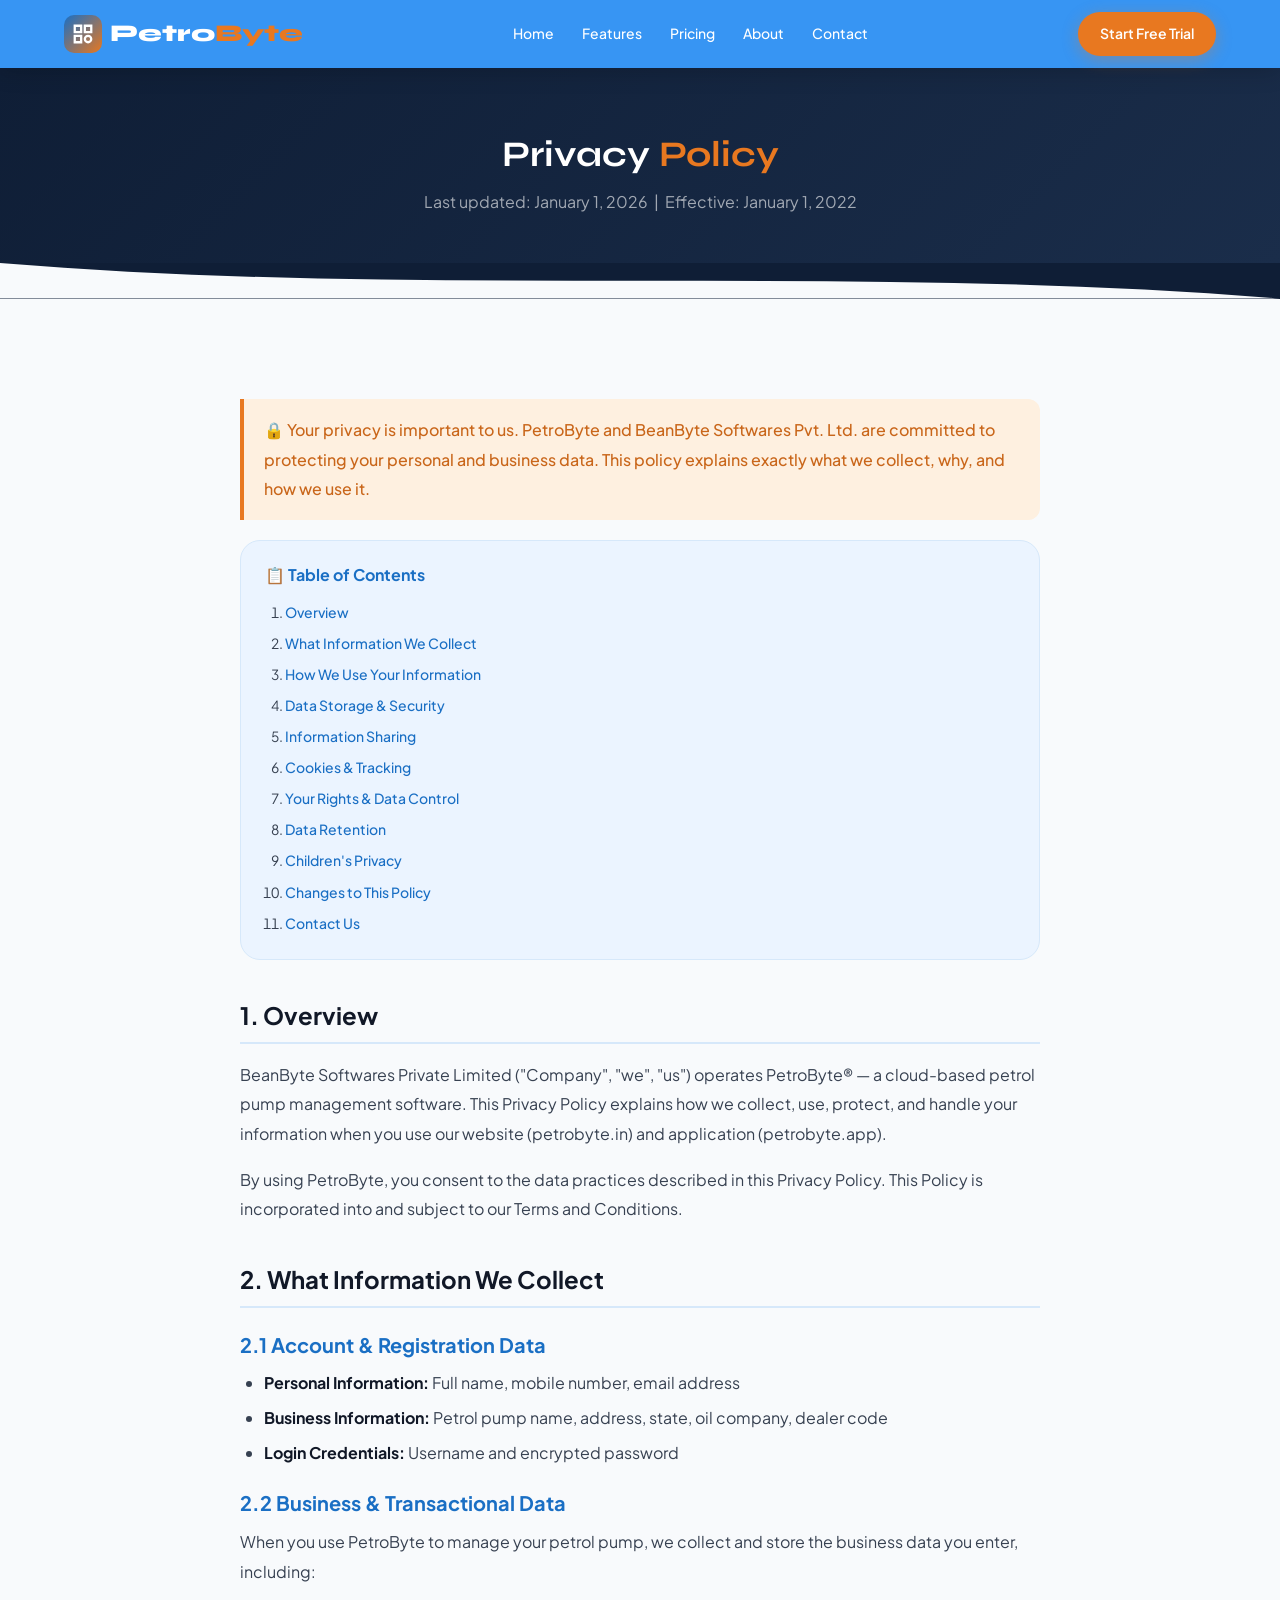
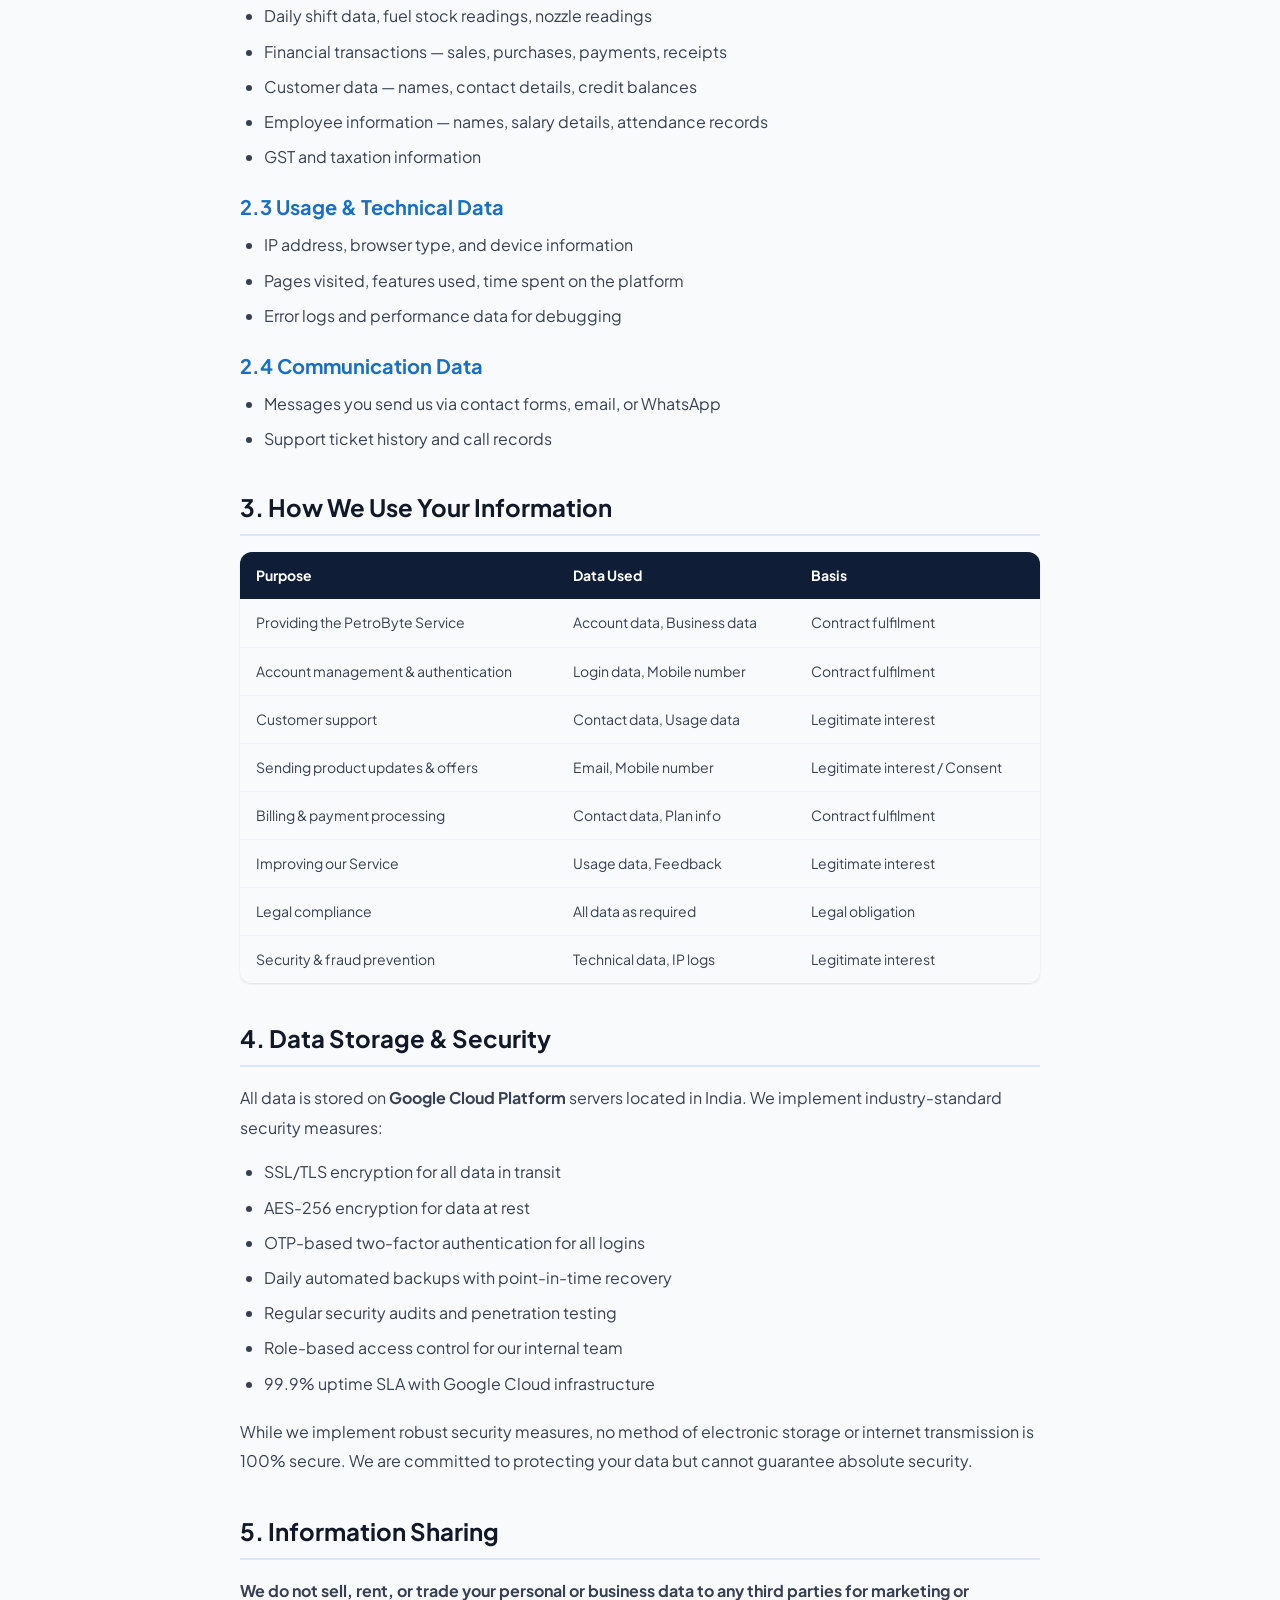
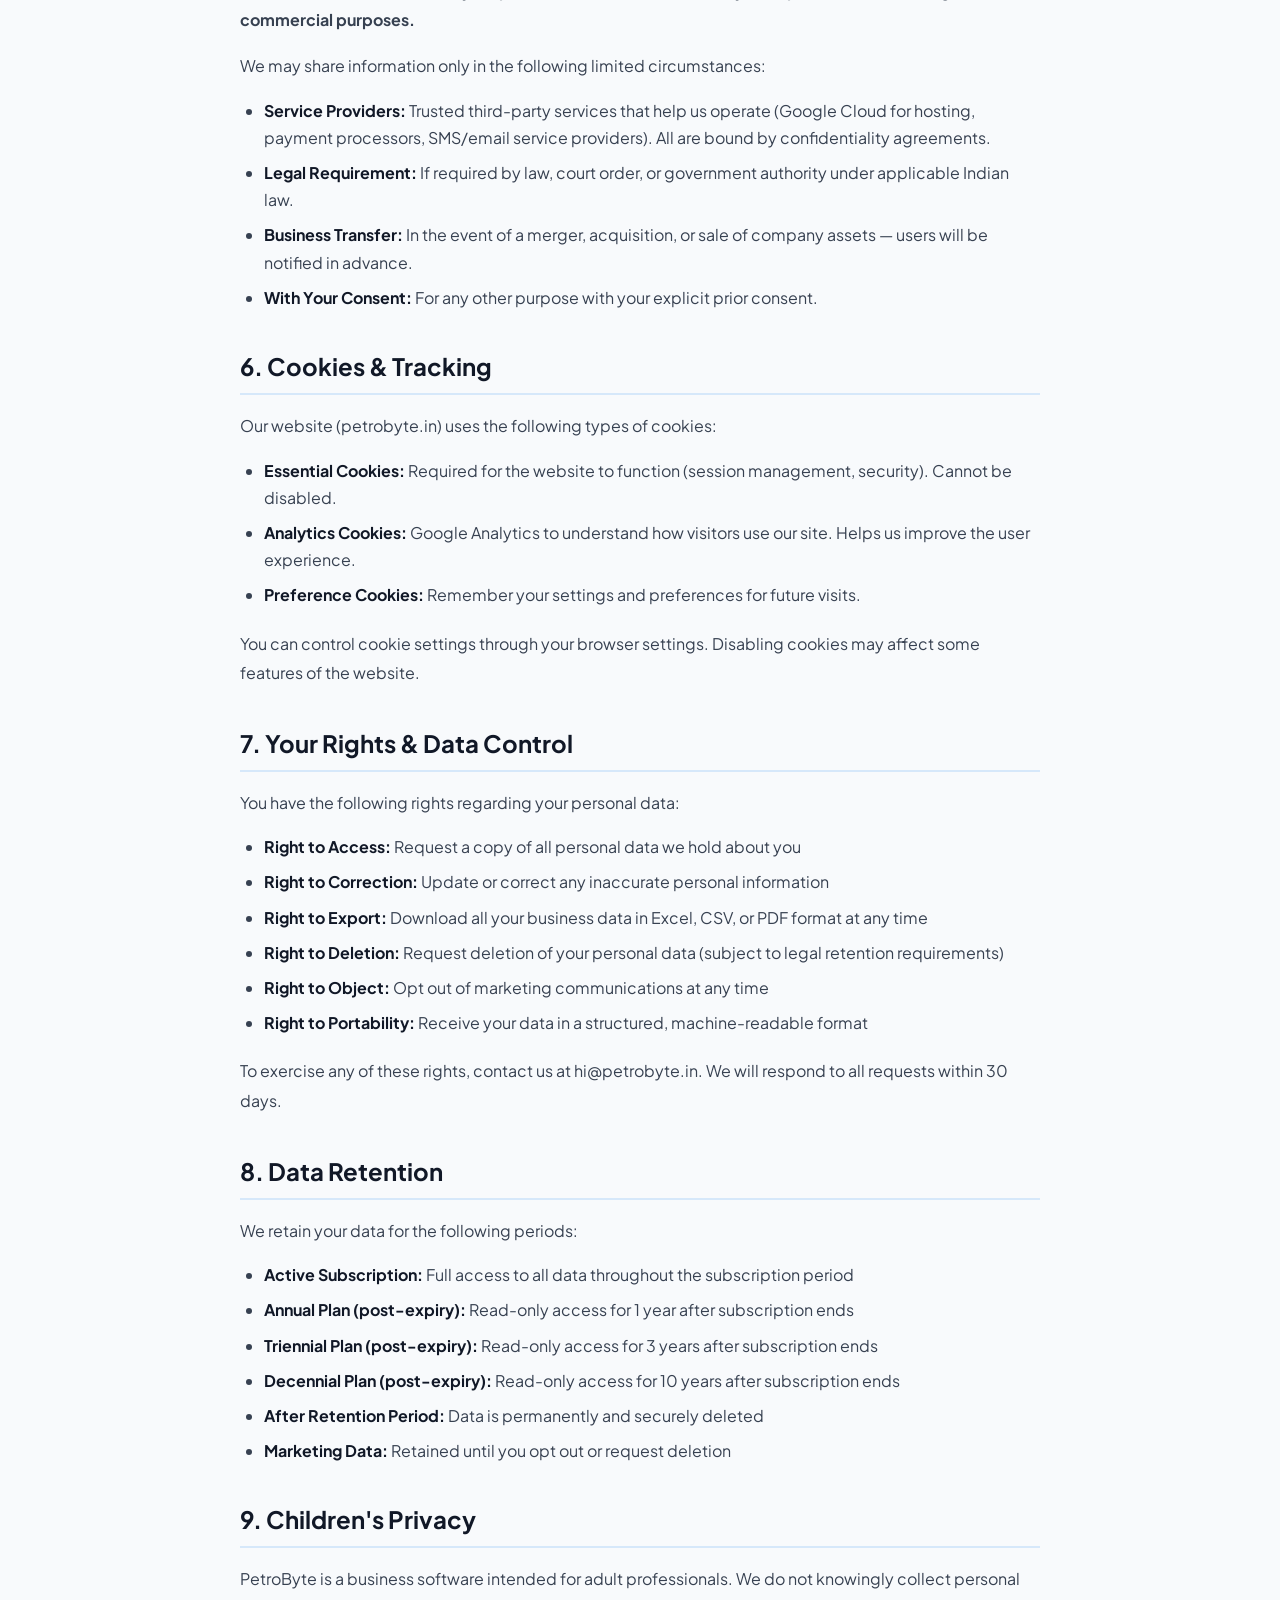
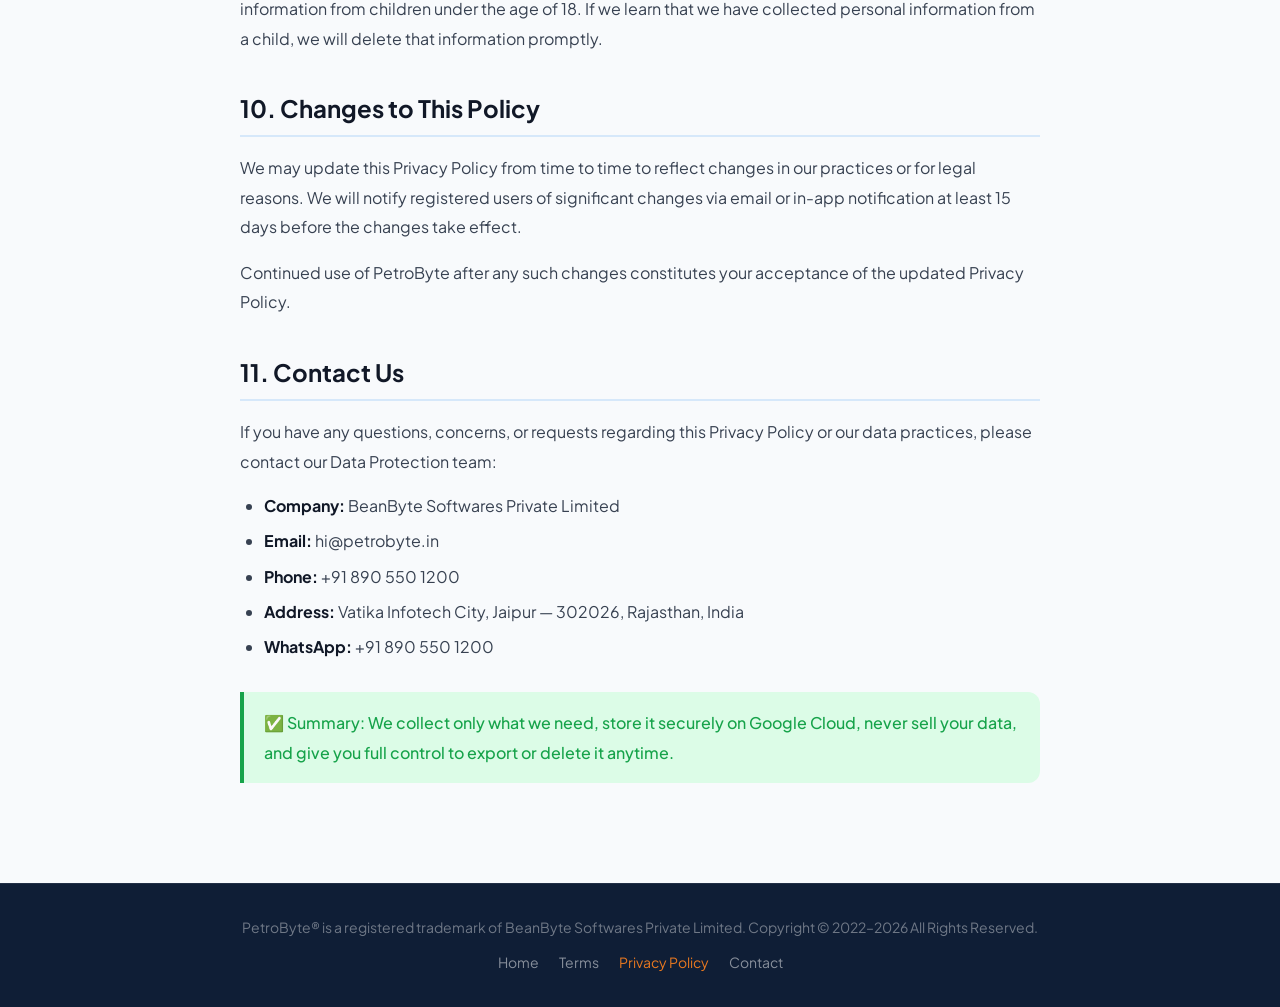
<file: policy.html>
<!DOCTYPE html>
<html lang="en">
<head>
  <meta charset="UTF-8" />
  <meta name="viewport" content="width=device-width, initial-scale=1.0" />
  <meta name="robots" content="noindex" />
  <title>Privacy Policy — PetroByte</title>
  <link rel="stylesheet" href="../assets/css/root.css" />
  <link rel="stylesheet" href="../assets/css/reset.css" />
  <link rel="stylesheet" href="../assets/css/components.css" />
  <link rel="stylesheet" href="../assets/css/sections.css" />
  <style>
    .legal-body { max-width: 800px; margin: 0 auto; }
    .legal-body h2 { font-size: var(--text-2xl); color: var(--gray-900); margin: var(--sp-10) 0 var(--sp-4); padding-bottom: var(--sp-3); border-bottom: 2px solid var(--blue-light); }
    .legal-body h2:first-of-type { margin-top: 0; }
    .legal-body h3 { font-size: var(--text-xl); color: var(--blue); margin: var(--sp-6) 0 var(--sp-3); }
    .legal-body p  { font-size: var(--text-base); color: var(--gray-600); line-height: 1.85; margin-bottom: var(--sp-4); }
    .legal-body ul { display: flex; flex-direction: column; gap: var(--sp-2); margin-bottom: var(--sp-5); padding-left: var(--sp-6); }
    .legal-body ul li { font-size: var(--text-base); color: var(--gray-600); line-height: 1.7; list-style: disc; }
    .legal-body ul li strong { color: var(--gray-900); }
    .legal-toc { background: var(--blue-xlight); border-radius: var(--radius-lg); padding: var(--sp-6); margin-bottom: var(--sp-10); border: 1px solid var(--blue-light); }
    .legal-toc h4 { font-size: var(--text-base); color: var(--blue); margin-bottom: var(--sp-4); }
    .legal-toc ol { padding-left: var(--sp-5); display: flex; flex-direction: column; gap: var(--sp-2); }
    .legal-toc ol li { font-size: var(--text-sm); color: var(--gray-700); list-style: decimal; }
    .legal-toc ol li a { color: var(--blue); font-weight: 500; }
    .legal-toc ol li a:hover { color: var(--orange); }
    .highlight-box { background: var(--orange-light); border-left: 4px solid var(--orange); border-radius: 0 var(--radius-md) var(--radius-md) 0; padding: var(--sp-4) var(--sp-5); margin: var(--sp-5) 0; }
    .highlight-box p { color: var(--orange-dark); font-weight: 500; margin: 0; }
    .data-table { width: 100%; border-collapse: collapse; margin-bottom: var(--sp-5); border-radius: var(--radius-md); overflow: hidden; box-shadow: var(--shadow-sm); }
    .data-table th { background: var(--navy); color: var(--white); padding: var(--sp-3) var(--sp-4); font-size: var(--text-sm); text-align: left; }
    .data-table td { padding: var(--sp-3) var(--sp-4); font-size: var(--text-sm); color: var(--gray-600); border-bottom: 1px solid var(--gray-100); }
    .data-table tr:last-child td { border-bottom: none; }
    .data-table tr:nth-child(even) td { background: var(--gray-50); }
  </style>
</head>
<body>

<nav class="navbar">
  <div class="container">
    <a href="../index.html" class="nav-logo">
      <div class="logo-icon"><svg viewBox="0 0 24 24" fill="none" stroke="currentColor" stroke-width="2.5"><path d="M3 3h7v7H3z"/><path d="M14 3h7v7h-7z"/><path d="M3 14h7v7H3z"/><path d="M17.5 14a3.5 3.5 0 100 7 3.5 3.5 0 000-7z"/></svg></div>
      <span class="logo-text">Petro<span>Byte</span></span>
    </a>
    <div class="nav-links">
      <a href="../index.html">Home</a><a href="../features.html">Features</a>
      <a href="../pricing.html">Pricing</a><a href="../about.html">About</a><a href="../contact.html">Contact</a>
    </div>
    <div class="nav-actions">
      <a href="https://petrobyte.app/reg/welcome" class="btn btn-primary btn-sm" target="_blank">Start Free Trial</a>
      <div class="nav-hamburger"><span></span><span></span><span></span></div>
    </div>
  </div>
</nav>
<div class="nav-mobile">
  <a href="../index.html">Home</a><a href="../features.html">Features</a>
  <a href="../pricing.html">Pricing</a><a href="../about.html">About</a><a href="../contact.html">Contact</a>
</div>

<section style="background:linear-gradient(135deg,var(--navy),var(--navy-light));padding:var(--sp-16) 0 var(--sp-12);text-align:center">
  <div class="container">
    <h1 style="font-family:var(--font-display);font-size:var(--text-4xl);color:var(--white);margin-bottom:var(--sp-3)">Privacy <span style="color:var(--orange)">Policy</span></h1>
    <p style="color:rgba(255,255,255,0.6);font-size:var(--text-base)">Last updated: January 1, 2026 &nbsp;|&nbsp; Effective: January 1, 2022</p>
  </div>
</section>
<div class="wave-divider" style="background:var(--navy)"><svg viewBox="0 0 1440 40" fill="none" xmlns="http://www.w3.org/2000/svg" preserveAspectRatio="none"><path d="M0,0 C480,40 960,0 1440,40 L1440,40 L0,40 Z" fill="#F8FAFC"/></svg></div>

<section class="section section-gray">
  <div class="container">
    <div class="legal-body">

      <div class="highlight-box">
        <p>🔒 Your privacy is important to us. PetroByte and BeanByte Softwares Pvt. Ltd. are committed to protecting your personal and business data. This policy explains exactly what we collect, why, and how we use it.</p>
      </div>

      <div class="legal-toc">
        <h4>📋 Table of Contents</h4>
        <ol>
          <li><a href="#overview">Overview</a></li>
          <li><a href="#what-we-collect">What Information We Collect</a></li>
          <li><a href="#how-we-use">How We Use Your Information</a></li>
          <li><a href="#data-storage">Data Storage & Security</a></li>
          <li><a href="#sharing">Information Sharing</a></li>
          <li><a href="#cookies">Cookies & Tracking</a></li>
          <li><a href="#your-rights">Your Rights & Data Control</a></li>
          <li><a href="#retention">Data Retention</a></li>
          <li><a href="#children">Children's Privacy</a></li>
          <li><a href="#changes">Changes to This Policy</a></li>
          <li><a href="#contact-privacy">Contact Us</a></li>
        </ol>
      </div>

      <h2 id="overview">1. Overview</h2>
      <p>BeanByte Softwares Private Limited ("Company", "we", "us") operates PetroByte® — a cloud-based petrol pump management software. This Privacy Policy explains how we collect, use, protect, and handle your information when you use our website (petrobyte.in) and application (petrobyte.app).</p>
      <p>By using PetroByte, you consent to the data practices described in this Privacy Policy. This Policy is incorporated into and subject to our Terms and Conditions.</p>

      <h2 id="what-we-collect">2. What Information We Collect</h2>
      <h3>2.1 Account & Registration Data</h3>
      <ul>
        <li><strong>Personal Information:</strong> Full name, mobile number, email address</li>
        <li><strong>Business Information:</strong> Petrol pump name, address, state, oil company, dealer code</li>
        <li><strong>Login Credentials:</strong> Username and encrypted password</li>
      </ul>

      <h3>2.2 Business & Transactional Data</h3>
      <p>When you use PetroByte to manage your petrol pump, we collect and store the business data you enter, including:</p>
      <ul>
        <li>Daily shift data, fuel stock readings, nozzle readings</li>
        <li>Financial transactions — sales, purchases, payments, receipts</li>
        <li>Customer data — names, contact details, credit balances</li>
        <li>Employee information — names, salary details, attendance records</li>
        <li>GST and taxation information</li>
      </ul>

      <h3>2.3 Usage & Technical Data</h3>
      <ul>
        <li>IP address, browser type, and device information</li>
        <li>Pages visited, features used, time spent on the platform</li>
        <li>Error logs and performance data for debugging</li>
      </ul>

      <h3>2.4 Communication Data</h3>
      <ul>
        <li>Messages you send us via contact forms, email, or WhatsApp</li>
        <li>Support ticket history and call records</li>
      </ul>

      <h2 id="how-we-use">3. How We Use Your Information</h2>
      <table class="data-table">
        <thead><tr><th>Purpose</th><th>Data Used</th><th>Basis</th></tr></thead>
        <tbody>
          <tr><td>Providing the PetroByte Service</td><td>Account data, Business data</td><td>Contract fulfilment</td></tr>
          <tr><td>Account management & authentication</td><td>Login data, Mobile number</td><td>Contract fulfilment</td></tr>
          <tr><td>Customer support</td><td>Contact data, Usage data</td><td>Legitimate interest</td></tr>
          <tr><td>Sending product updates & offers</td><td>Email, Mobile number</td><td>Legitimate interest / Consent</td></tr>
          <tr><td>Billing & payment processing</td><td>Contact data, Plan info</td><td>Contract fulfilment</td></tr>
          <tr><td>Improving our Service</td><td>Usage data, Feedback</td><td>Legitimate interest</td></tr>
          <tr><td>Legal compliance</td><td>All data as required</td><td>Legal obligation</td></tr>
          <tr><td>Security & fraud prevention</td><td>Technical data, IP logs</td><td>Legitimate interest</td></tr>
        </tbody>
      </table>

      <h2 id="data-storage">4. Data Storage & Security</h2>
      <p>All data is stored on <strong>Google Cloud Platform</strong> servers located in India. We implement industry-standard security measures:</p>
      <ul>
        <li>SSL/TLS encryption for all data in transit</li>
        <li>AES-256 encryption for data at rest</li>
        <li>OTP-based two-factor authentication for all logins</li>
        <li>Daily automated backups with point-in-time recovery</li>
        <li>Regular security audits and penetration testing</li>
        <li>Role-based access control for our internal team</li>
        <li>99.9% uptime SLA with Google Cloud infrastructure</li>
      </ul>
      <p>While we implement robust security measures, no method of electronic storage or internet transmission is 100% secure. We are committed to protecting your data but cannot guarantee absolute security.</p>

      <h2 id="sharing">5. Information Sharing</h2>
      <p><strong>We do not sell, rent, or trade your personal or business data to any third parties for marketing or commercial purposes.</strong></p>
      <p>We may share information only in the following limited circumstances:</p>
      <ul>
        <li><strong>Service Providers:</strong> Trusted third-party services that help us operate (Google Cloud for hosting, payment processors, SMS/email service providers). All are bound by confidentiality agreements.</li>
        <li><strong>Legal Requirement:</strong> If required by law, court order, or government authority under applicable Indian law.</li>
        <li><strong>Business Transfer:</strong> In the event of a merger, acquisition, or sale of company assets — users will be notified in advance.</li>
        <li><strong>With Your Consent:</strong> For any other purpose with your explicit prior consent.</li>
      </ul>

      <h2 id="cookies">6. Cookies & Tracking</h2>
      <p>Our website (petrobyte.in) uses the following types of cookies:</p>
      <ul>
        <li><strong>Essential Cookies:</strong> Required for the website to function (session management, security). Cannot be disabled.</li>
        <li><strong>Analytics Cookies:</strong> Google Analytics to understand how visitors use our site. Helps us improve the user experience.</li>
        <li><strong>Preference Cookies:</strong> Remember your settings and preferences for future visits.</li>
      </ul>
      <p>You can control cookie settings through your browser settings. Disabling cookies may affect some features of the website.</p>

      <h2 id="your-rights">7. Your Rights & Data Control</h2>
      <p>You have the following rights regarding your personal data:</p>
      <ul>
        <li><strong>Right to Access:</strong> Request a copy of all personal data we hold about you</li>
        <li><strong>Right to Correction:</strong> Update or correct any inaccurate personal information</li>
        <li><strong>Right to Export:</strong> Download all your business data in Excel, CSV, or PDF format at any time</li>
        <li><strong>Right to Deletion:</strong> Request deletion of your personal data (subject to legal retention requirements)</li>
        <li><strong>Right to Object:</strong> Opt out of marketing communications at any time</li>
        <li><strong>Right to Portability:</strong> Receive your data in a structured, machine-readable format</li>
      </ul>
      <p>To exercise any of these rights, contact us at hi@petrobyte.in. We will respond to all requests within 30 days.</p>

      <h2 id="retention">8. Data Retention</h2>
      <p>We retain your data for the following periods:</p>
      <ul>
        <li><strong>Active Subscription:</strong> Full access to all data throughout the subscription period</li>
        <li><strong>Annual Plan (post-expiry):</strong> Read-only access for 1 year after subscription ends</li>
        <li><strong>Triennial Plan (post-expiry):</strong> Read-only access for 3 years after subscription ends</li>
        <li><strong>Decennial Plan (post-expiry):</strong> Read-only access for 10 years after subscription ends</li>
        <li><strong>After Retention Period:</strong> Data is permanently and securely deleted</li>
        <li><strong>Marketing Data:</strong> Retained until you opt out or request deletion</li>
      </ul>

      <h2 id="children">9. Children's Privacy</h2>
      <p>PetroByte is a business software intended for adult professionals. We do not knowingly collect personal information from children under the age of 18. If we learn that we have collected personal information from a child, we will delete that information promptly.</p>

      <h2 id="changes">10. Changes to This Policy</h2>
      <p>We may update this Privacy Policy from time to time to reflect changes in our practices or for legal reasons. We will notify registered users of significant changes via email or in-app notification at least 15 days before the changes take effect.</p>
      <p>Continued use of PetroByte after any such changes constitutes your acceptance of the updated Privacy Policy.</p>

      <h2 id="contact-privacy">11. Contact Us</h2>
      <p>If you have any questions, concerns, or requests regarding this Privacy Policy or our data practices, please contact our Data Protection team:</p>
      <ul>
        <li><strong>Company:</strong> BeanByte Softwares Private Limited</li>
        <li><strong>Email:</strong> hi@petrobyte.in</li>
        <li><strong>Phone:</strong> +91 890 550 1200</li>
        <li><strong>Address:</strong> Vatika Infotech City, Jaipur — 302026, Rajasthan, India</li>
        <li><strong>WhatsApp:</strong> +91 890 550 1200</li>
      </ul>

      <div class="highlight-box" style="background:var(--success-light);border-color:var(--success);margin-top:var(--sp-8)">
        <p style="color:var(--success)">✅ Summary: We collect only what we need, store it securely on Google Cloud, never sell your data, and give you full control to export or delete it anytime.</p>
      </div>
    </div>
  </div>
</section>

<footer style="background:var(--navy);padding:var(--sp-8) 0;text-align:center;color:rgba(255,255,255,0.4);font-size:var(--text-sm);border-top:1px solid rgba(255,255,255,0.08)">
  <div class="container">
    <p>PetroByte® is a registered trademark of BeanByte Softwares Private Limited. Copyright © 2022–2026 All Rights Reserved.</p>
    <div style="display:flex;justify-content:center;gap:var(--sp-5);margin-top:var(--sp-3);flex-wrap:wrap">
      <a href="../index.html" style="color:rgba(255,255,255,0.5)">Home</a>
      <a href="terms.html" style="color:rgba(255,255,255,0.5)">Terms</a>
      <a href="policy.html" style="color:var(--orange)">Privacy Policy</a>
      <a href="../contact.html" style="color:rgba(255,255,255,0.5)">Contact</a>
    </div>
  </div>
</footer>

<div class="scroll-top"><svg viewBox="0 0 24 24" fill="none" stroke="currentColor" stroke-width="2.5"><polyline points="18 15 12 9 6 15"/></svg></div>
<script src="../assets/js/main.js"></script>
</body>
</html>
</file>
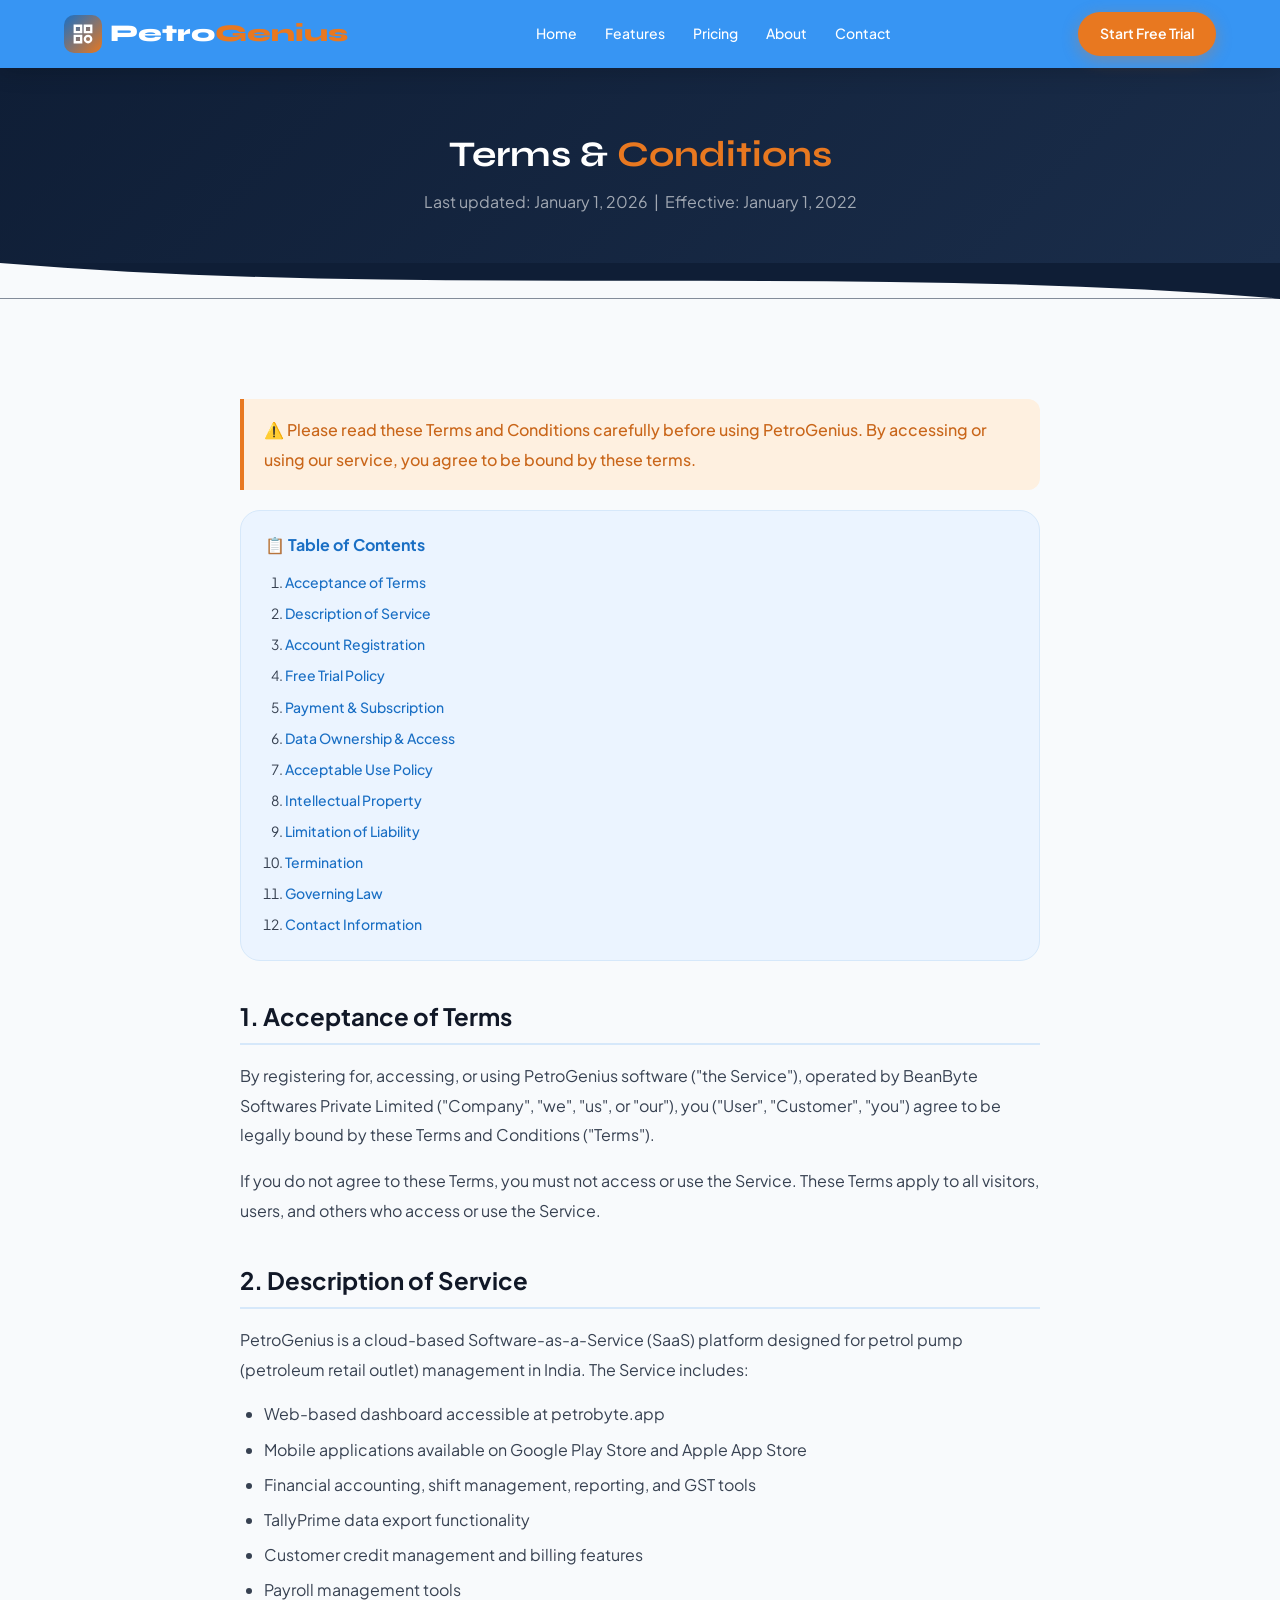
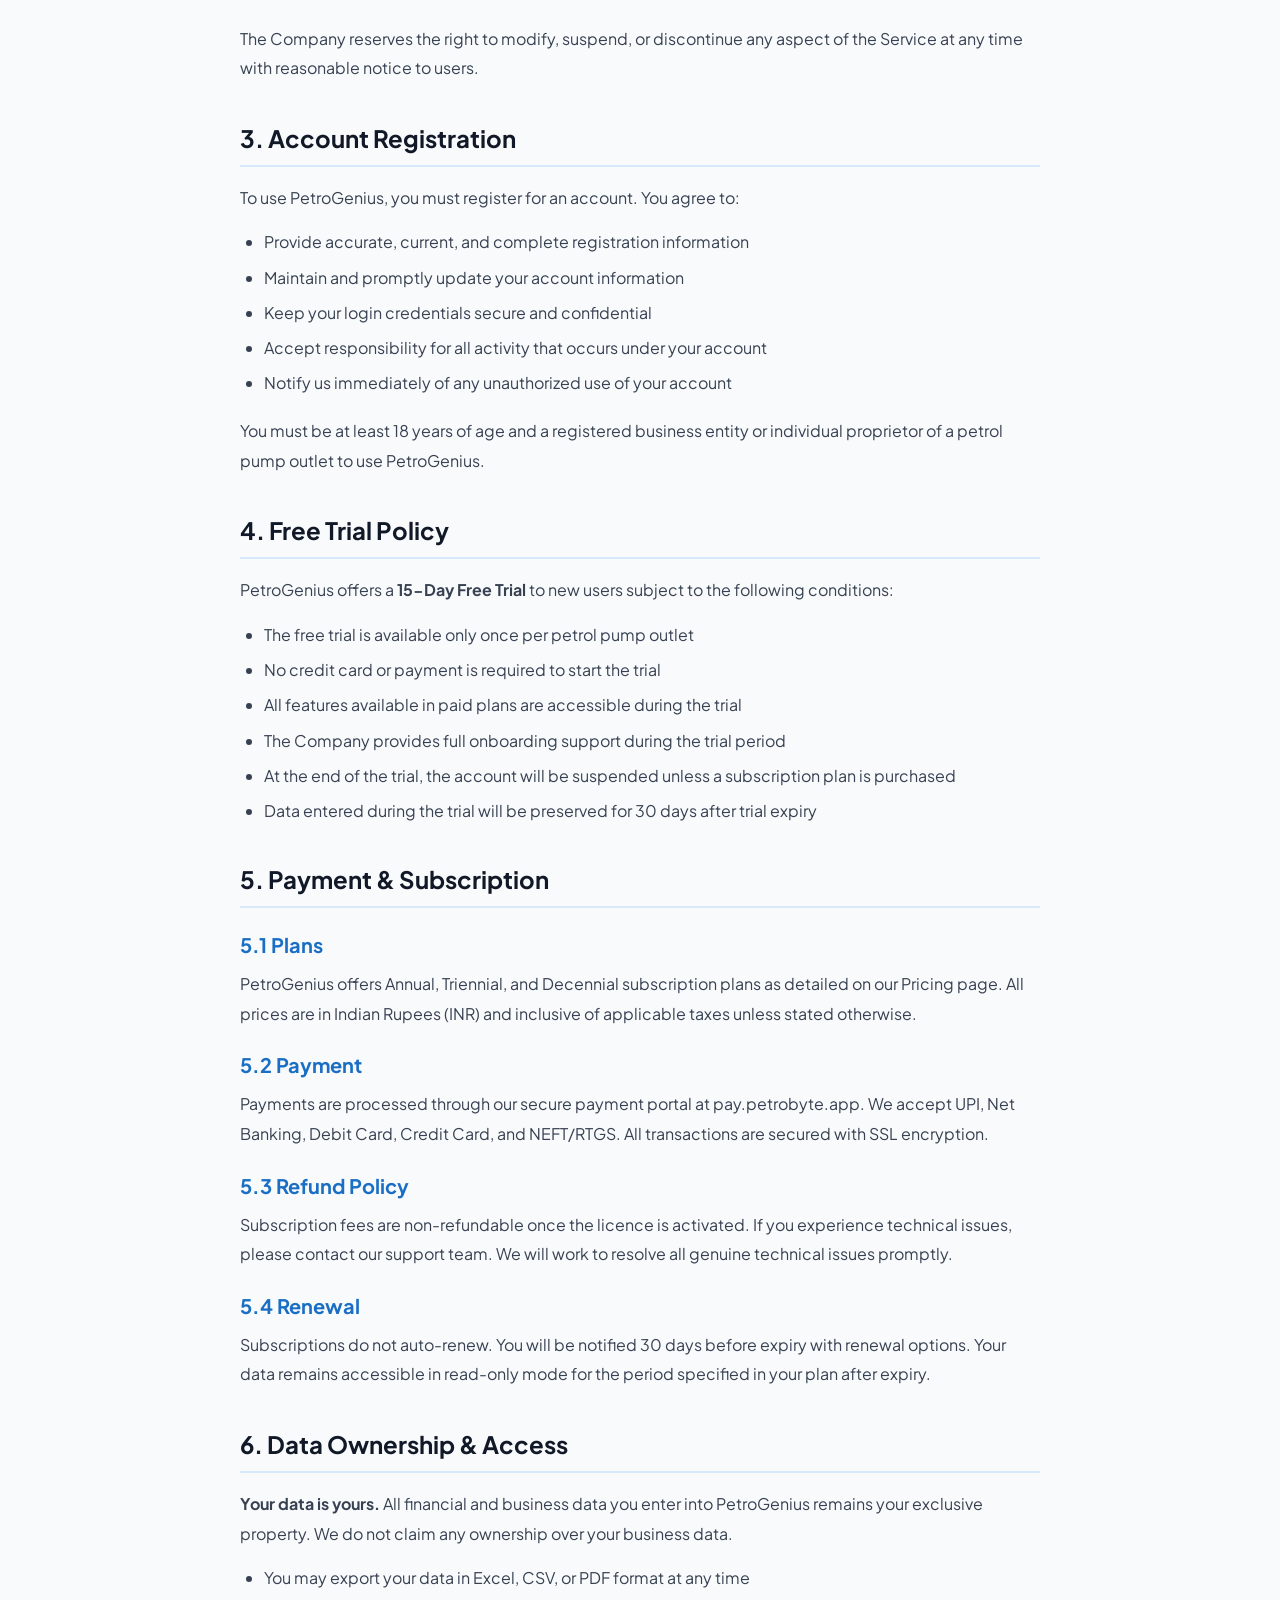
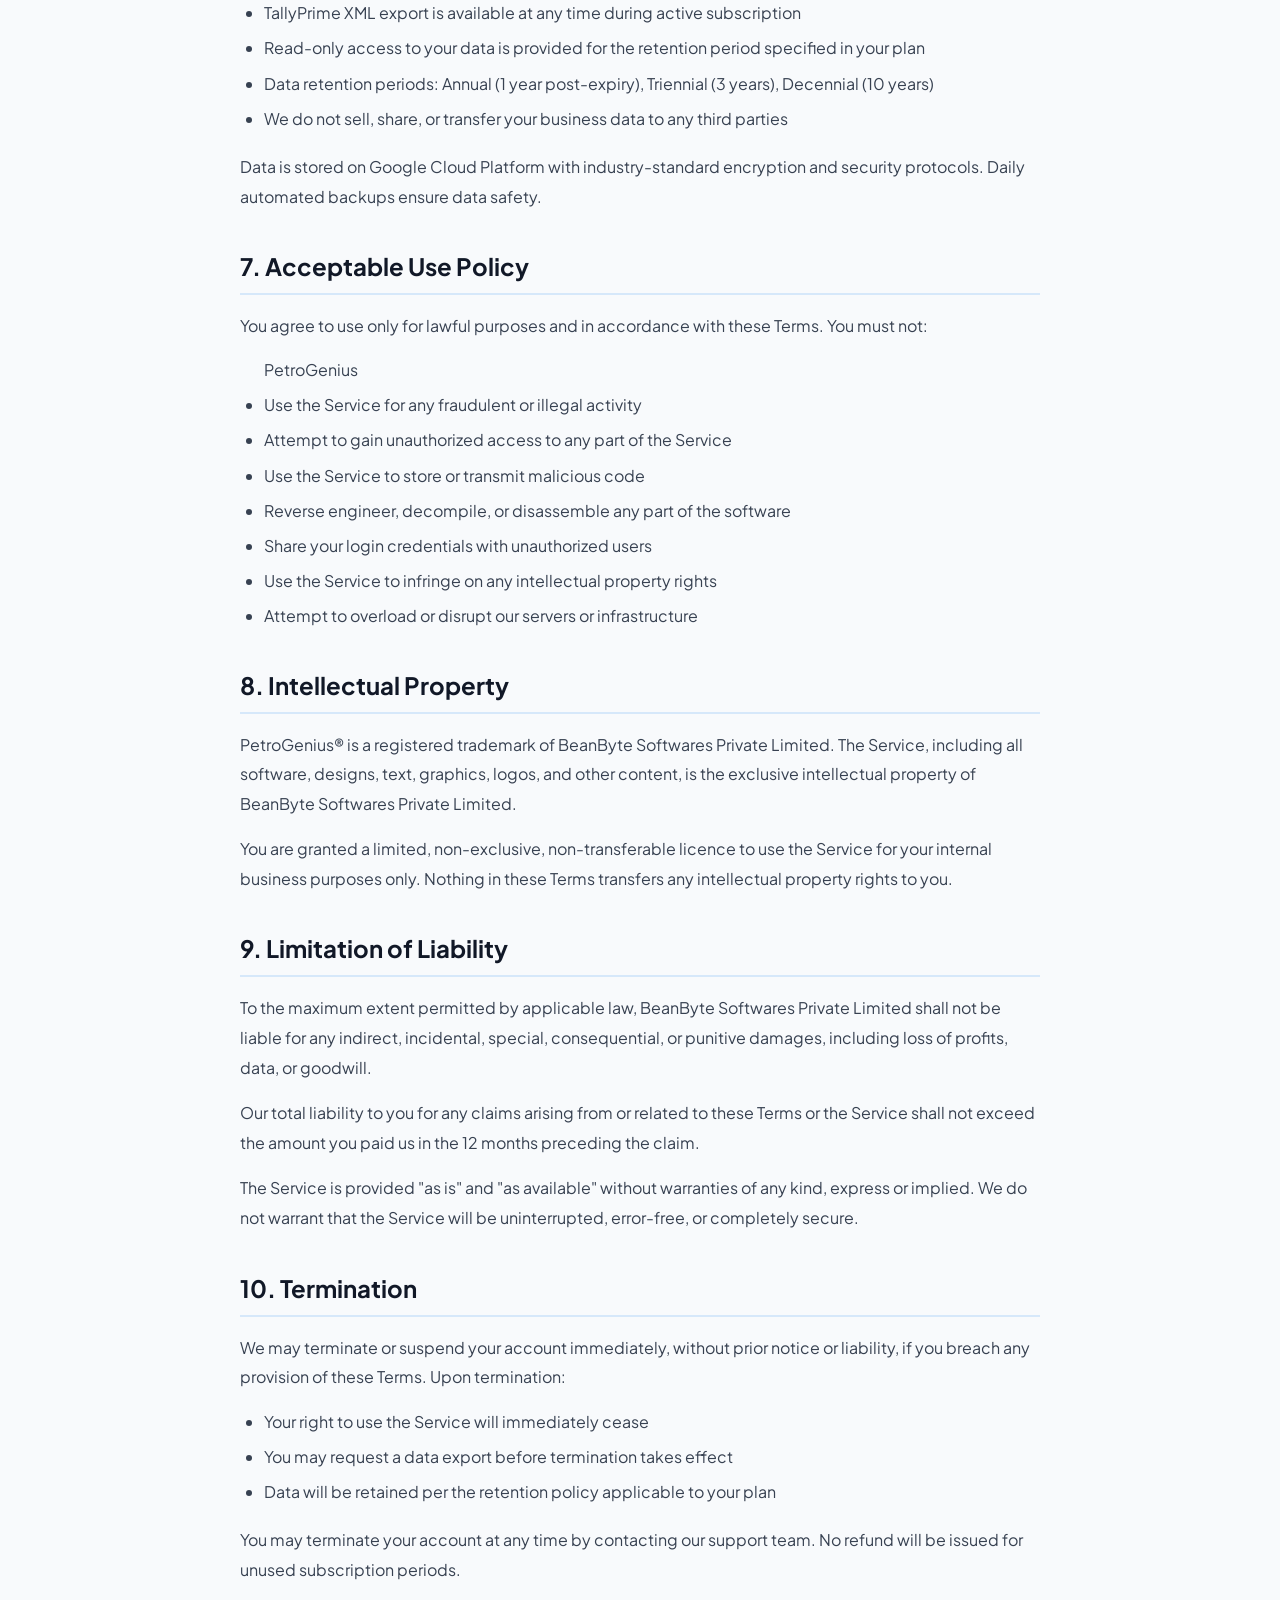
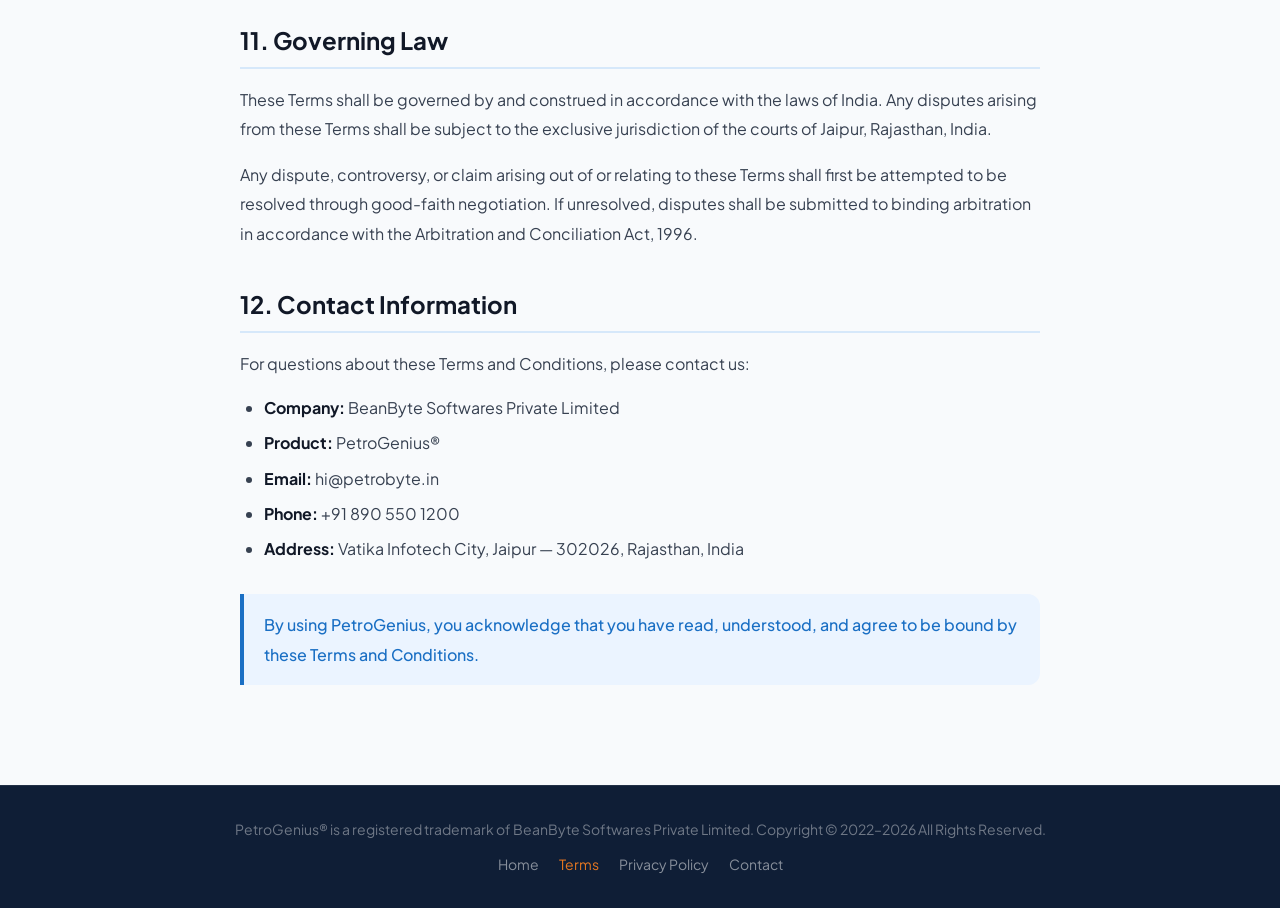
<file: terms.html>
<!DOCTYPE html>
<html lang="en">
<head>
  <meta charset="UTF-8" />
  <meta name="viewport" content="width=device-width, initial-scale=1.0" />
  <meta name="robots" content="noindex" />
  <title>Terms & Conditions — PetroByte</title>
  <link rel="stylesheet" href="../assets/css/root.css" />
  <link rel="stylesheet" href="../assets/css/reset.css" />
  <link rel="stylesheet" href="../assets/css/components.css" />
  <link rel="stylesheet" href="../assets/css/sections.css" />
  <style>
    .legal-body { max-width: 800px; margin: 0 auto; }
    .legal-body h2 { font-size: var(--text-2xl); color: var(--gray-900); margin: var(--sp-10) 0 var(--sp-4); padding-bottom: var(--sp-3); border-bottom: 2px solid var(--blue-light); }
    .legal-body h2:first-of-type { margin-top: 0; }
    .legal-body h3 { font-size: var(--text-xl); color: var(--blue); margin: var(--sp-6) 0 var(--sp-3); }
    .legal-body p  { font-size: var(--text-base); color: var(--gray-600); line-height: 1.85; margin-bottom: var(--sp-4); }
    .legal-body ul { display: flex; flex-direction: column; gap: var(--sp-2); margin-bottom: var(--sp-5); padding-left: var(--sp-6); }
    .legal-body ul li { font-size: var(--text-base); color: var(--gray-600); line-height: 1.7; list-style: disc; }
    .legal-body ul li strong { color: var(--gray-900); }
    .legal-toc { background: var(--blue-xlight); border-radius: var(--radius-lg); padding: var(--sp-6); margin-bottom: var(--sp-10); border: 1px solid var(--blue-light); }
    .legal-toc h4 { font-size: var(--text-base); color: var(--blue); margin-bottom: var(--sp-4); }
    .legal-toc ol { padding-left: var(--sp-5); display: flex; flex-direction: column; gap: var(--sp-2); }
    .legal-toc ol li { font-size: var(--text-sm); color: var(--gray-700); list-style: decimal; }
    .legal-toc ol li a { color: var(--blue); font-weight: 500; }
    .legal-toc ol li a:hover { color: var(--orange); }
    .highlight-box { background: var(--orange-light); border-left: 4px solid var(--orange); border-radius: 0 var(--radius-md) var(--radius-md) 0; padding: var(--sp-4) var(--sp-5); margin: var(--sp-5) 0; }
    .highlight-box p { color: var(--orange-dark); font-weight: 500; margin: 0; }
  </style>
</head>
<body>

<nav class="navbar">
  <div class="container">
    <a href="../index.html" class="nav-logo">
      <div class="logo-icon"><svg viewBox="0 0 24 24" fill="none" stroke="currentColor" stroke-width="2.5"><path d="M3 3h7v7H3z"/><path d="M14 3h7v7h-7z"/><path d="M3 14h7v7H3z"/><path d="M17.5 14a3.5 3.5 0 100 7 3.5 3.5 0 000-7z"/></svg></div>
      <span class="logo-text">Petro<span>Genius</span></span>
    </a>
    <div class="nav-links">
      <a href="../index.html">Home</a><a href="../features.html">Features</a>
      <a href="../pricing.html">Pricing</a><a href="../about.html">About</a><a href="../contact.html">Contact</a>
    </div>
    <div class="nav-actions">
      <a href="https://petrobyte.app/reg/welcome" class="btn btn-primary btn-sm" target="_blank">Start Free Trial</a>
      <div class="nav-hamburger"><span></span><span></span><span></span></div>
    </div>
  </div>
</nav>
<div class="nav-mobile">
  <a href="../index.html">Home</a><a href="../features.html">Features</a>
  <a href="../pricing.html">Pricing</a><a href="../about.html">About</a><a href="../contact.html">Contact</a>
</div>

<!-- Page Header -->
<section style="background:linear-gradient(135deg,var(--navy),var(--navy-light));padding:var(--sp-16) 0 var(--sp-12);text-align:center">
  <div class="container">
    <h1 style="font-family:var(--font-display);font-size:var(--text-4xl);color:var(--white);margin-bottom:var(--sp-3)">Terms & <span style="color:var(--orange)">Conditions</span></h1>
    <p style="color:rgba(255,255,255,0.6);font-size:var(--text-base)">Last updated: January 1, 2026 &nbsp;|&nbsp; Effective: January 1, 2022</p>
  </div>
</section>
<div class="wave-divider" style="background:var(--navy)"><svg viewBox="0 0 1440 40" fill="none" xmlns="http://www.w3.org/2000/svg" preserveAspectRatio="none"><path d="M0,0 C480,40 960,0 1440,40 L1440,40 L0,40 Z" fill="#F8FAFC"/></svg></div>

<!-- Content -->
<section class="section section-gray">
  <div class="container">
    <div class="legal-body">

      <div class="highlight-box">
        <p>⚠️ Please read these Terms and Conditions carefully before using PetroGenius. By accessing or using our service, you agree to be bound by these terms.</p>
      </div>

      <!-- TOC -->
      <div class="legal-toc">
        <h4>📋 Table of Contents</h4>
        <ol>
          <li><a href="#acceptance">Acceptance of Terms</a></li>
          <li><a href="#service">Description of Service</a></li>
          <li><a href="#account">Account Registration</a></li>
          <li><a href="#trial">Free Trial Policy</a></li>
          <li><a href="#payment">Payment & Subscription</a></li>
          <li><a href="#data">Data Ownership & Access</a></li>
          <li><a href="#usage">Acceptable Use Policy</a></li>
          <li><a href="#ip">Intellectual Property</a></li>
          <li><a href="#liability">Limitation of Liability</a></li>
          <li><a href="#termination">Termination</a></li>
          <li><a href="#governing">Governing Law</a></li>
          <li><a href="#contact-legal">Contact Information</a></li>
        </ol>
      </div>

      <h2 id="acceptance">1. Acceptance of Terms</h2>
      <p>By registering for, accessing, or using PetroGenius software ("the Service"), operated by BeanByte Softwares Private Limited ("Company", "we", "us", or "our"), you ("User", "Customer", "you") agree to be legally bound by these Terms and Conditions ("Terms").</p>
      <p>If you do not agree to these Terms, you must not access or use the Service. These Terms apply to all visitors, users, and others who access or use the Service.</p>

      <h2 id="service">2. Description of Service</h2>
      <p>PetroGenius is a cloud-based Software-as-a-Service (SaaS) platform designed for petrol pump (petroleum retail outlet) management in India. The Service includes:</p>
      <ul>
        <li>Web-based dashboard accessible at petrobyte.app</li>
        <li>Mobile applications available on Google Play Store and Apple App Store</li>
        <li>Financial accounting, shift management, reporting, and GST tools</li>
        <li>TallyPrime data export functionality</li>
        <li>Customer credit management and billing features</li>
        <li>Payroll management tools</li>
      </ul>
      <p>The Company reserves the right to modify, suspend, or discontinue any aspect of the Service at any time with reasonable notice to users.</p>

      <h2 id="account">3. Account Registration</h2>
      <p>To use PetroGenius, you must register for an account. You agree to:</p>
      <ul>
        <li>Provide accurate, current, and complete registration information</li>
        <li>Maintain and promptly update your account information</li>
        <li>Keep your login credentials secure and confidential</li>
        <li>Accept responsibility for all activity that occurs under your account</li>
        <li>Notify us immediately of any unauthorized use of your account</li>
      </ul>
      <p>You must be at least 18 years of age and a registered business entity or individual proprietor of a petrol pump outlet to use PetroGenius.</p>

      <h2 id="trial">4. Free Trial Policy</h2>
      <p>PetroGenius offers a <strong>15-Day Free Trial</strong> to new users subject to the following conditions:</p>
      <ul>
        <li>The free trial is available only once per petrol pump outlet</li>
        <li>No credit card or payment is required to start the trial</li>
        <li>All features available in paid plans are accessible during the trial</li>
        <li>The Company provides full onboarding support during the trial period</li>
        <li>At the end of the trial, the account will be suspended unless a subscription plan is purchased</li>
        <li>Data entered during the trial will be preserved for 30 days after trial expiry</li>
      </ul>

      <h2 id="payment">5. Payment & Subscription</h2>
      <h3>5.1 Plans</h3>
      <p>PetroGenius offers Annual, Triennial, and Decennial subscription plans as detailed on our Pricing page. All prices are in Indian Rupees (INR) and inclusive of applicable taxes unless stated otherwise.</p>
      <h3>5.2 Payment</h3>
      <p>Payments are processed through our secure payment portal at pay.petrobyte.app. We accept UPI, Net Banking, Debit Card, Credit Card, and NEFT/RTGS. All transactions are secured with SSL encryption.</p>
      <h3>5.3 Refund Policy</h3>
      <p>Subscription fees are non-refundable once the licence is activated. If you experience technical issues, please contact our support team. We will work to resolve all genuine technical issues promptly.</p>
      <h3>5.4 Renewal</h3>
      <p>Subscriptions do not auto-renew. You will be notified 30 days before expiry with renewal options. Your data remains accessible in read-only mode for the period specified in your plan after expiry.</p>

      <h2 id="data">6. Data Ownership & Access</h2>
      <p><strong>Your data is yours.</strong> All financial and business data you enter into PetroGenius remains your exclusive property. We do not claim any ownership over your business data.</p>
      <ul>
        <li>You may export your data in Excel, CSV, or PDF format at any time</li>
        <li>TallyPrime XML export is available at any time during active subscription</li>
        <li>Read-only access to your data is provided for the retention period specified in your plan</li>
        <li>Data retention periods: Annual (1 year post-expiry), Triennial (3 years), Decennial (10 years)</li>
        <li>We do not sell, share, or transfer your business data to any third parties</li>
      </ul>
      <p>Data is stored on Google Cloud Platform with industry-standard encryption and security protocols. Daily automated backups ensure data safety.</p>

      <h2 id="usage">7. Acceptable Use Policy</h2>
      <p>You agree to use  only for lawful purposes and in accordance with these Terms. You must not:</p>
      <ul>PetroGenius
        <li>Use the Service for any fraudulent or illegal activity</li>
        <li>Attempt to gain unauthorized access to any part of the Service</li>
        <li>Use the Service to store or transmit malicious code</li>
        <li>Reverse engineer, decompile, or disassemble any part of the software</li>
        <li>Share your login credentials with unauthorized users</li>
        <li>Use the Service to infringe on any intellectual property rights</li>
        <li>Attempt to overload or disrupt our servers or infrastructure</li>
      </ul>

      <h2 id="ip">8. Intellectual Property</h2>
      <p>PetroGenius® is a registered trademark of BeanByte Softwares Private Limited. The Service, including all software, designs, text, graphics, logos, and other content, is the exclusive intellectual property of BeanByte Softwares Private Limited.</p>
      <p>You are granted a limited, non-exclusive, non-transferable licence to use the Service for your internal business purposes only. Nothing in these Terms transfers any intellectual property rights to you.</p>

      <h2 id="liability">9. Limitation of Liability</h2>
      <p>To the maximum extent permitted by applicable law, BeanByte Softwares Private Limited shall not be liable for any indirect, incidental, special, consequential, or punitive damages, including loss of profits, data, or goodwill.</p>
      <p>Our total liability to you for any claims arising from or related to these Terms or the Service shall not exceed the amount you paid us in the 12 months preceding the claim.</p>
      <p>The Service is provided "as is" and "as available" without warranties of any kind, express or implied. We do not warrant that the Service will be uninterrupted, error-free, or completely secure.</p>

      <h2 id="termination">10. Termination</h2>
      <p>We may terminate or suspend your account immediately, without prior notice or liability, if you breach any provision of these Terms. Upon termination:</p>
      <ul>
        <li>Your right to use the Service will immediately cease</li>
        <li>You may request a data export before termination takes effect</li>
        <li>Data will be retained per the retention policy applicable to your plan</li>
      </ul>
      <p>You may terminate your account at any time by contacting our support team. No refund will be issued for unused subscription periods.</p>

      <h2 id="governing">11. Governing Law</h2>
      <p>These Terms shall be governed by and construed in accordance with the laws of India. Any disputes arising from these Terms shall be subject to the exclusive jurisdiction of the courts of Jaipur, Rajasthan, India.</p>
      <p>Any dispute, controversy, or claim arising out of or relating to these Terms shall first be attempted to be resolved through good-faith negotiation. If unresolved, disputes shall be submitted to binding arbitration in accordance with the Arbitration and Conciliation Act, 1996.</p>

      <h2 id="contact-legal">12. Contact Information</h2>
      <p>For questions about these Terms and Conditions, please contact us:</p>
      <ul>
        <li><strong>Company:</strong> BeanByte Softwares Private Limited</li>
        <li><strong>Product:</strong> PetroGenius®</li>
        <li><strong>Email:</strong> hi@petrobyte.in</li>
        <li><strong>Phone:</strong> +91 890 550 1200</li>
        <li><strong>Address:</strong> Vatika Infotech City, Jaipur — 302026, Rajasthan, India</li>
      </ul>

      <div class="highlight-box" style="background:var(--blue-xlight);border-color:var(--blue);margin-top:var(--sp-8)">
        <p style="color:var(--blue)">By using PetroGenius, you acknowledge that you have read, understood, and agree to be bound by these Terms and Conditions.</p>
      </div>
    </div>
  </div>
</section>

<footer style="background:var(--navy);padding:var(--sp-8) 0;text-align:center;color:rgba(255,255,255,0.4);font-size:var(--text-sm);border-top:1px solid rgba(255,255,255,0.08)">
  <div class="container">
    <p>PetroGenius® is a registered trademark of BeanByte Softwares Private Limited. Copyright © 2022–2026 All Rights Reserved.</p>
    <div style="display:flex;justify-content:center;gap:var(--sp-5);margin-top:var(--sp-3);flex-wrap:wrap">
      <a href="../index.html" style="color:rgba(255,255,255,0.5)">Home</a>
      <a href="terms.html" style="color:var(--orange)">Terms</a>
      <a href="policy.html" style="color:rgba(255,255,255,0.5)">Privacy Policy</a>
      <a href="../contact.html" style="color:rgba(255,255,255,0.5)">Contact</a>
    </div>
  </div>
</footer>

<div class="scroll-top"><svg viewBox="0 0 24 24" fill="none" stroke="currentColor" stroke-width="2.5"><polyline points="18 15 12 9 6 15"/></svg></div>
<script src="../assets/js/main.js"></script>
</body>
</html>
</file>
<file: assets/css/root.css>
/* ============================================================
   ROOT.CSS — Design Tokens & CSS Variables
   PetroByte Clone | BeanByte Style
   ============================================================ */

@import url('https://fonts.googleapis.com/css2?family=Plus+Jakarta+Sans:wght@300;400;500;600;700;800&family=Syne:wght@700;800&display=swap');

:root {
  /* ── Brand Colors ── */
  --blue:          #1A6FC4;
  --blue-dark:     #155aa0;
  --blue-light:    #D6E8FA;
  --blue-xlight:   #EBF4FF;
  --orange:        #E87820;
  --orange-dark:   #c9661a;
  --orange-light:  #FEF0E0;
  --navy:          #0F1E36;
  --navy-light:    #1A2D4A;

  /* ── Neutrals ── */
  --white:         #FFFFFF;
  --gray-50:       #F8FAFC;
  --gray-100:      #F1F5F9;
  --gray-200:      #E2E8F0;
  --gray-300:      #CBD5E1;
  --gray-400:      #94A3B8;
  --gray-500:      #64748B;
  --gray-700:      #374151;
  --gray-900:      #111827;

  /* ── Semantic ── */
  --success:       #16A34A;
  --success-light: #DCFCE7;
  --error:         #DC2626;
  --error-light:   #FEE2E2;

  /* ── Typography ── */
  --font-main:     'Plus Jakarta Sans', sans-serif;
  --font-display:  'Syne', sans-serif;

  --text-xs:       0.75rem;
  --text-sm:       0.875rem;
  --text-base:     1rem;
  --text-lg:       1.125rem;
  --text-xl:       1.25rem;
  --text-2xl:      1.5rem;
  --text-3xl:      1.875rem;
  --text-4xl:      2.25rem;
  --text-5xl:      3rem;
  --text-hero:     3.5rem;

  /* ── Spacing ── */
  --sp-1:  0.25rem;
  --sp-2:  0.5rem;
  --sp-3:  0.75rem;
  --sp-4:  1rem;
  --sp-5:  1.25rem;
  --sp-6:  1.5rem;
  --sp-8:  2rem;
  --sp-10: 2.5rem;
  --sp-12: 3rem;
  --sp-16: 4rem;
  --sp-20: 5rem;
  --sp-24: 6rem;

  /* ── Layout ── */
  --container:     1200px;
  --container-sm:  960px;
  --radius-sm:     6px;
  --radius-md:     12px;
  --radius-lg:     20px;
  --radius-xl:     28px;
  --radius-pill:   100px;

  /* ── Shadows ── */
  --shadow-sm:   0 1px 3px rgba(0,0,0,0.08), 0 1px 2px rgba(0,0,0,0.04);
  --shadow-md:   0 4px 16px rgba(26,111,196,0.10), 0 2px 6px rgba(0,0,0,0.06);
  --shadow-lg:   0 10px 40px rgba(26,111,196,0.14), 0 4px 12px rgba(0,0,0,0.08);
  --shadow-xl:   0 20px 60px rgba(0,0,0,0.18);
  --shadow-card: 0 2px 20px rgba(26,111,196,0.08);
  --shadow-nav:  0 2px 24px rgba(0,0,0,0.20);

  /* ── Transitions ── */
  --ease:      cubic-bezier(0.4, 0, 0.2, 1);
  --trans-fast: 0.15s var(--ease);
  --trans:      0.3s var(--ease);
  --trans-slow: 0.5s var(--ease);

  /* ── Nav ── */
  --nav-height: 68px;
}
</file>
<file: assets/css/components.css>
/* ============================================================
   COMPONENTS.CSS — Reusable UI Components
   ============================================================ */

/* ══════════════════════════════════
   BUTTONS
══════════════════════════════════ */
.btn {
  display: inline-flex;
  align-items: center;
  gap: var(--sp-2);
  padding: 0.75rem 1.75rem;
  border-radius: var(--radius-pill);
  font-size: var(--text-base);
  font-weight: 600;
  font-family: var(--font-main);
  transition: var(--trans);
  white-space: nowrap;
  border: 2px solid transparent;
  position: relative;
  overflow: hidden;
}

.btn-primary {
  background: var(--orange);
  color: var(--white);
  box-shadow: 0 4px 16px rgba(232,120,32,0.35);
}
.btn-primary:hover {
  background: var(--orange-dark);
  transform: translateY(-2px);
  box-shadow: 0 8px 24px rgba(232,120,32,0.40);
}

.btn-secondary {
  background: var(--blue);
  color: var(--white);
  box-shadow: 0 4px 16px rgba(26,111,196,0.30);
}
.btn-secondary:hover {
  background: var(--blue-dark);
  transform: translateY(-2px);
  box-shadow: 0 8px 24px rgba(26,111,196,0.35);
}

.btn-outline {
  background: transparent;
  color: var(--white);
  border-color: rgba(255,255,255,0.5);
}
.btn-outline:hover {
  background: rgba(255,255,255,0.1);
  border-color: var(--white);
}

.btn-outline-blue {
  background: transparent;
  color: var(--blue);
  border-color: var(--blue);
}
.btn-outline-blue:hover {
  background: var(--blue);
  color: var(--white);
}

.btn-sm { padding: 0.5rem 1.25rem; font-size: var(--text-sm); }
.btn-lg { padding: 1rem 2.25rem; font-size: var(--text-lg); }

/* ══════════════════════════════════
   BADGES & PILLS
══════════════════════════════════ */
.badge {
  display: inline-flex;
  align-items: center;
  gap: var(--sp-1);
  padding: var(--sp-1) var(--sp-3);
  border-radius: var(--radius-pill);
  font-size: var(--text-xs);
  font-weight: 600;
  letter-spacing: 0.04em;
}
.badge-blue   { background: var(--blue-light); color: var(--blue-dark); }
.badge-orange { background: var(--orange-light); color: var(--orange-dark); }
.badge-green  { background: var(--success-light); color: var(--success); }
.badge-dark   { background: var(--navy); color: var(--white); }

/* ══════════════════════════════════
   CARDS
══════════════════════════════════ */
.card {
  background: var(--white);
  border-radius: var(--radius-lg);
  box-shadow: var(--shadow-card);
  border: 1px solid var(--gray-100);
  padding: var(--sp-6);
  transition: var(--trans);
}
.card:hover {
  transform: translateY(-4px);
  box-shadow: var(--shadow-lg);
  border-color: var(--blue-light);
}

/* Feature Card */
.card-feature {
  background: var(--white);
  border-radius: var(--radius-lg);
  border: 1px solid var(--gray-100);
  padding: var(--sp-6);
  text-align: center;
  transition: var(--trans);
  position: relative;
  overflow: hidden;
}
.card-feature::before {
  content: '';
  position: absolute;
  top: 0; left: 0; right: 0;
  height: 3px;
  background: linear-gradient(90deg, var(--blue), var(--orange));
  transform: scaleX(0);
  transition: var(--trans);
  transform-origin: left;
}
.card-feature:hover::before { transform: scaleX(1); }
.card-feature:hover {
  transform: translateY(-4px);
  box-shadow: var(--shadow-lg);
  border-color: var(--blue-light);
}
.card-feature .icon-wrap {
  width: 56px; height: 56px;
  background: var(--blue-xlight);
  border-radius: var(--radius-md);
  display: flex; align-items: center; justify-content: center;
  margin: 0 auto var(--sp-4);
  transition: var(--trans);
}
.card-feature:hover .icon-wrap { background: var(--blue); }
.card-feature:hover .icon-wrap svg { color: var(--white); }
.card-feature .icon-wrap svg { width: 26px; height: 26px; color: var(--blue); transition: var(--trans); }
.card-feature h4 { font-size: var(--text-base); font-weight: 700; color: var(--gray-900); margin-bottom: var(--sp-1); }
.card-feature p  { font-size: var(--text-sm); color: var(--gray-500); line-height: 1.5; }

/* Notable Feature Card */
.card-notable {
  background: var(--white);
  border-radius: var(--radius-lg);
  border: 1px solid var(--gray-100);
  padding: var(--sp-6);
  transition: var(--trans);
  display: flex;
  flex-direction: column;
  gap: var(--sp-3);
}
.card-notable:hover {
  border-color: var(--blue);
  box-shadow: var(--shadow-md);
  transform: translateY(-3px);
}
.card-notable .icon-box {
  width: 44px; height: 44px;
  background: var(--blue-xlight);
  border-radius: var(--radius-sm);
  display: flex; align-items: center; justify-content: center;
}
.card-notable .icon-box svg { width: 22px; height: 22px; color: var(--blue); }
.card-notable h5 { font-size: var(--text-base); font-weight: 700; color: var(--gray-900); }
.card-notable p  { font-size: var(--text-sm); color: var(--gray-500); line-height: 1.6; }

/* Usage Card */
.card-usage {
  background: var(--white);
  border-radius: var(--radius-lg);
  border: 1px solid var(--gray-100);
  overflow: hidden;
  transition: var(--trans);
  box-shadow: var(--shadow-sm);
}
.card-usage:hover { transform: translateY(-5px); box-shadow: var(--shadow-lg); }
.card-usage .card-img { height: 160px; overflow: hidden; background: var(--blue-xlight); display: flex; align-items: center; justify-content: center; }
.card-usage .card-img img { width: 100%; height: 100%; object-fit: cover; }
.card-usage .card-body { padding: var(--sp-5); }
.card-usage h5 { font-size: var(--text-lg); font-weight: 700; color: var(--gray-900); margin-bottom: var(--sp-3); }
.card-usage ul { display: flex; flex-direction: column; gap: var(--sp-2); }
.card-usage ul li { display: flex; align-items: center; gap: var(--sp-2); font-size: var(--text-sm); color: var(--gray-600); }
.card-usage ul li::before { content: ''; width: 6px; height: 6px; background: var(--blue); border-radius: 50%; flex-shrink: 0; }

/* Testimonial Card */
.card-testimonial {
  background: var(--white);
  border-radius: var(--radius-lg);
  border: 1px solid var(--gray-100);
  padding: var(--sp-6);
  box-shadow: var(--shadow-sm);
  min-width: 280px;
  max-width: 300px;
  transition: var(--trans);
}
.card-testimonial:hover { border-color: var(--blue-light); box-shadow: var(--shadow-md); }
.card-testimonial .stars { color: #F59E0B; font-size: var(--text-base); margin-bottom: var(--sp-3); }
.card-testimonial .customer-name { font-weight: 700; color: var(--gray-900); font-size: var(--text-base); }
.card-testimonial .business { font-size: var(--text-sm); color: var(--gray-500); margin-top: var(--sp-1); }
.card-testimonial .oil-co { font-size: var(--text-xs); color: var(--blue); font-weight: 600; margin-top: var(--sp-1); }
.card-testimonial .play-btn {
  width: 44px; height: 44px; border-radius: 50%;
  background: var(--blue); color: var(--white);
  display: flex; align-items: center; justify-content: center;
  margin-top: var(--sp-4);
  transition: var(--trans);
}
.card-testimonial .play-btn:hover { background: var(--orange); transform: scale(1.1); }
.card-testimonial .play-btn svg { width: 18px; height: 18px; }

/* ══════════════════════════════════
   CHECK LIST ITEM
══════════════════════════════════ */
.check-item {
  display: flex;
  align-items: flex-start;
  gap: var(--sp-3);
  font-size: var(--text-sm);
  color: var(--gray-700);
  padding: var(--sp-2) 0;
}
.check-icon {
  width: 20px; height: 20px;
  background: var(--success-light);
  border-radius: 50%;
  display: flex; align-items: center; justify-content: center;
  flex-shrink: 0;
  margin-top: 1px;
}
.check-icon svg { width: 11px; height: 11px; color: var(--success); }

/* ══════════════════════════════════
   PANEL CARD (Reports, Customer, Voucher)
══════════════════════════════════ */
.card-panel {
  background: var(--white);
  border-radius: var(--radius-xl);
  border: 1px solid var(--gray-100);
  padding: var(--sp-8);
  box-shadow: var(--shadow-card);
  transition: var(--trans);
  position: relative;
}
.card-panel:hover { box-shadow: var(--shadow-lg); transform: translateY(-4px); }
.card-panel .panel-badge {
  position: absolute; top: var(--sp-6); right: var(--sp-6);
  background: var(--blue); color: var(--white);
  font-size: var(--text-xs); font-weight: 700;
  padding: var(--sp-1) var(--sp-3);
  border-radius: var(--radius-pill);
}
.card-panel .panel-icon { width: 52px; height: 52px; background: var(--blue-xlight); border-radius: var(--radius-md); display: flex; align-items: center; justify-content: center; margin-bottom: var(--sp-4); }
.card-panel .panel-icon svg { width: 26px; height: 26px; color: var(--blue); }
.card-panel h3 { font-size: var(--text-2xl); font-weight: 800; color: var(--gray-900); margin-bottom: var(--sp-2); }
.card-panel > p { font-size: var(--text-sm); color: var(--gray-500); margin-bottom: var(--sp-5); }
.card-panel .check-list { display: flex; flex-direction: column; gap: var(--sp-1); }

/* ══════════════════════════════════
   STAT COUNTER CARD
══════════════════════════════════ */
.stat-card {
  text-align: center;
  padding: var(--sp-8) var(--sp-6);
  background: rgba(255,255,255,0.08);
  border-radius: var(--radius-lg);
  border: 1px solid rgba(255,255,255,0.12);
  backdrop-filter: blur(10px);
  transition: var(--trans);
}
.stat-card:hover { background: rgba(255,255,255,0.14); transform: translateY(-3px); }
.stat-card .stat-num {
  font-family: var(--font-display);
  font-size: 3rem;
  font-weight: 800;
  color: var(--white);
  line-height: 1;
  margin-bottom: var(--sp-2);
}
.stat-card .stat-num span { color: var(--orange); }
.stat-card .stat-label { font-size: var(--text-sm); color: rgba(255,255,255,0.7); font-weight: 500; }

/* ══════════════════════════════════
   STEP CARD (Getting Started)
══════════════════════════════════ */
.step-item {
  display: flex;
  gap: var(--sp-5);
  position: relative;
}
.step-item:not(:last-child)::after {
  content: '';
  position: absolute;
  left: 23px;
  top: 52px;
  bottom: -24px;
  width: 2px;
  background: linear-gradient(to bottom, var(--blue-light), transparent);
}
.step-num {
  width: 48px; height: 48px;
  border-radius: 50%;
  background: var(--blue);
  color: var(--white);
  font-weight: 800;
  font-size: var(--text-lg);
  display: flex; align-items: center; justify-content: center;
  flex-shrink: 0;
  box-shadow: 0 4px 14px rgba(26,111,196,0.35);
}
.step-content { padding-bottom: var(--sp-6); }
.step-content h5 { font-size: var(--text-lg); font-weight: 700; color: var(--gray-900); margin-bottom: var(--sp-1); }
.step-content p  { font-size: var(--text-sm); color: var(--gray-500); }

/* ══════════════════════════════════
   FAQ ACCORDION
══════════════════════════════════ */
.accordion-item {
  border: 1px solid var(--gray-200);
  border-radius: var(--radius-md);
  margin-bottom: var(--sp-3);
  overflow: hidden;
  transition: var(--trans);
}
.accordion-item.active { border-color: var(--blue); box-shadow: var(--shadow-md); }
.accordion-header {
  display: flex;
  align-items: center;
  justify-content: space-between;
  padding: var(--sp-5) var(--sp-6);
  cursor: pointer;
  background: var(--white);
  transition: var(--trans);
}
.accordion-header:hover { background: var(--blue-xlight); }
.accordion-header h5 { font-size: var(--text-base); font-weight: 600; color: var(--gray-900); }
.accordion-icon {
  width: 28px; height: 28px;
  border-radius: 50%;
  background: var(--blue-xlight);
  color: var(--blue);
  display: flex; align-items: center; justify-content: center;
  flex-shrink: 0;
  transition: var(--trans);
}
.accordion-icon svg { width: 14px; height: 14px; }
.accordion-item.active .accordion-icon { background: var(--blue); color: var(--white); transform: rotate(45deg); }
.accordion-body {
  max-height: 0;
  overflow: hidden;
  transition: max-height 0.4s var(--ease);
}
.accordion-body-inner { padding: 0 var(--sp-6) var(--sp-5); font-size: var(--text-sm); color: var(--gray-600); line-height: 1.7; }

/* ══════════════════════════════════
   FORM ELEMENTS
══════════════════════════════════ */
.form-group { display: flex; flex-direction: column; gap: var(--sp-2); }
.form-label { font-size: var(--text-sm); font-weight: 600; color: var(--gray-700); }
.form-input {
  padding: 0.75rem 1rem;
  border: 2px solid var(--gray-200);
  border-radius: var(--radius-md);
  font-size: var(--text-base);
  font-family: var(--font-main);
  color: var(--gray-900);
  background: var(--white);
  transition: var(--trans);
  width: 100%;
}
.form-input:focus { border-color: var(--blue); box-shadow: 0 0 0 3px rgba(26,111,196,0.10); }
.form-input::placeholder { color: var(--gray-400); }

.radio-group { display: flex; flex-wrap: wrap; gap: var(--sp-3); }
.radio-label {
  display: flex; align-items: center; gap: var(--sp-2);
  padding: var(--sp-2) var(--sp-4);
  border: 2px solid var(--gray-200);
  border-radius: var(--radius-pill);
  cursor: pointer;
  font-size: var(--text-sm);
  font-weight: 500;
  color: var(--gray-700);
  transition: var(--trans);
}
.radio-label:has(input:checked),
.radio-label.checked {
  border-color: var(--blue);
  background: var(--blue-xlight);
  color: var(--blue);
}
.radio-label input { display: none; }

/* ══════════════════════════════════
   COMPARISON TABLE
══════════════════════════════════ */
.comparison-table {
  width: 100%;
  border-collapse: separate;
  border-spacing: 0;
  border-radius: var(--radius-lg);
  overflow: hidden;
  box-shadow: var(--shadow-lg);
}
.comparison-table th {
  padding: var(--sp-5) var(--sp-6);
  text-align: center;
  font-size: var(--text-base);
  font-weight: 700;
  color: var(--white);
  background: var(--navy);
}
.comparison-table th:first-child { text-align: left; background: var(--navy-light); }
.comparison-table th.col-pb { background: var(--blue); }
.comparison-table td {
  padding: var(--sp-4) var(--sp-6);
  text-align: center;
  font-size: var(--text-sm);
  color: var(--gray-700);
  background: var(--white);
  border-bottom: 1px solid var(--gray-100);
}
.comparison-table td:first-child { text-align: left; font-weight: 500; color: var(--gray-900); }
.comparison-table td.col-pb { background: var(--blue-xlight); }
.comparison-table tr:last-child td { border-bottom: none; }
.comparison-table tr:hover td { background: var(--gray-50); }
.comparison-table tr:hover td.col-pb { background: var(--blue-light); }
.tick { color: var(--success); font-size: 1.2rem; font-weight: 700; }
.cross { color: var(--error); font-size: 1.2rem; font-weight: 700; }

/* ══════════════════════════════════
   MODAL
══════════════════════════════════ */
.modal-overlay {
  position: fixed; inset: 0;
  background: rgba(0,0,0,0.6);
  backdrop-filter: blur(4px);
  z-index: 9999;
  display: flex; align-items: center; justify-content: center;
  padding: var(--sp-4);
  opacity: 0; pointer-events: none;
  transition: var(--trans);
}
.modal-overlay.active { opacity: 1; pointer-events: all; }
.modal {
  background: var(--white);
  border-radius: var(--radius-xl);
  width: 100%; max-width: 520px;
  box-shadow: var(--shadow-xl);
  transform: scale(0.9) translateY(20px);
  transition: var(--trans);
  overflow: hidden;
  max-height: 90vh;
  overflow-y: auto;
}
.modal-overlay.active .modal { transform: scale(1) translateY(0); }
.modal-header {
  background: var(--navy);
  color: var(--white);
  padding: var(--sp-6) var(--sp-8);
  display: flex; align-items: center; justify-content: space-between;
}
.modal-header h3 { font-size: var(--text-xl); color: var(--white); }
.modal-close {
  width: 32px; height: 32px;
  border-radius: 50%;
  background: rgba(255,255,255,0.15);
  color: var(--white);
  display: flex; align-items: center; justify-content: center;
  cursor: pointer;
  transition: var(--trans);
}
.modal-close:hover { background: rgba(255,255,255,0.25); }
.modal-close svg { width: 16px; height: 16px; }
.modal-body { padding: var(--sp-8); }

/* ══════════════════════════════════
   PRICING TABLE IN MODAL
══════════════════════════════════ */
.pricing-table { width: 100%; border-collapse: collapse; }
.pricing-table th {
  background: var(--navy);
  color: var(--white);
  padding: var(--sp-3) var(--sp-4);
  font-size: var(--text-sm);
  text-align: center;
}
.pricing-table td {
  padding: var(--sp-3) var(--sp-4);
  text-align: center;
  font-size: var(--text-sm);
  border-bottom: 1px solid var(--gray-100);
}
.pricing-table td:first-child { text-align: left; font-weight: 600; }
.pricing-table .plan-recommended td { background: var(--blue-xlight); color: var(--blue); font-weight: 700; }

/* ══════════════════════════════════
   TOAST / ALERT
══════════════════════════════════ */
.toast {
  position: fixed;
  bottom: var(--sp-8);
  left: 50%;
  transform: translateX(-50%) translateY(80px);
  background: var(--navy);
  color: var(--white);
  padding: var(--sp-3) var(--sp-6);
  border-radius: var(--radius-pill);
  font-size: var(--text-sm);
  font-weight: 600;
  box-shadow: var(--shadow-xl);
  z-index: 10000;
  transition: var(--trans-slow);
  white-space: nowrap;
}
.toast.success { background: var(--success); }
.toast.show { transform: translateX(-50%) translateY(0); }
</file>
<file: assets/css/sections.css>
/* ============================================================
   SECTIONS.CSS — Page Sections, Navbar, Footer, Responsive
   ============================================================ */

/* ══════════════════════════════════
   ANNOUNCEMENT BAR (Your Addition)
══════════════════════════════════ */
.announcement-bar {
  background: linear-gradient(90deg, var(--blue), var(--blue-dark));
  color: var(--white);
  text-align: center;
  padding: var(--sp-2) var(--sp-4);
  font-size: var(--text-sm);
  font-weight: 500;
  position: relative;
  z-index: 1001;
}
.announcement-bar strong { color: var(--orange); }
.announcement-bar a { color: var(--white); text-decoration: underline; }
.announcement-close {
  position: absolute; right: var(--sp-4); top: 50%;
  transform: translateY(-50%);
  background: rgba(255,255,255,0.15);
  border-radius: 50%;
  width: 22px; height: 22px;
  display: flex; align-items: center; justify-content: center;
  cursor: pointer;
  transition: var(--trans-fast);
  font-size: 14px;
}
.announcement-close:hover { background: rgba(255,255,255,0.25); }

/* ══════════════════════════════════
   NAVBAR
══════════════════════════════════ */
.navbar {
  position: sticky;
  top: 0;
  z-index: 1000;
  background: #3795f3;
  height: var(--nav-height);
  box-shadow: var(--shadow-nav);
  transition: var(--trans);
}
.navbar .container {
  height: 100%;
  display: flex;
  align-items: center;
  justify-content: space-between;
  gap: var(--sp-8);
}

/* Logo */
.nav-logo {
  display: flex; align-items: center; gap: var(--sp-2);
  text-decoration: none; flex-shrink: 0;
}
.nav-logo .logo-icon {
  width: 38px; height: 38px;
  background: linear-gradient(135deg, var(--blue), var(--orange));
  border-radius: 10px;
  display: flex; align-items: center; justify-content: center;
}
.nav-logo .logo-icon svg { width: 22px; height: 22px; color: var(--white); }
.nav-logo .logo-text { font-family: var(--font-display); font-size: var(--text-2xl); font-weight: 800; color: var(--white); }
.nav-logo .logo-text span { color: var(--orange); }

/* Nav Links */
.nav-links {
  display: flex; align-items: center; gap: var(--sp-1);
  flex: 1; justify-content: center;
}
.nav-links a {
  position: relative;
  color: var(--white);
  font-size: var(--text-sm);
  font-weight: 500;
  padding: var(--sp-2) var(--sp-3);
  border-radius: var(--radius-sm);
  transition: var(--trans-fast);
  text-decoration: none;
}
.nav-links a::after {
  content: "";
  position: absolute;
  left: var(--sp-3);
  right: var(--sp-3);
  bottom: 4px;
  height: 2px;
  border-radius: 999px;
  background: var(--white);
  transform: scaleX(0);
  transform-origin: center;
  transition: transform var(--trans-fast);
}
.nav-links a:hover,
.nav-links a.active {
  color: var(--white);
  background: rgba(255,255,255,0.08);
}
.nav-links a:hover::after,
.nav-links a.active::after {
  transform: scaleX(1);
}

/* Nav Actions */
.nav-actions { display: flex; align-items: center; gap: var(--sp-3); }

/* Hamburger */
.nav-hamburger {
  display: none;
  flex-direction: column; justify-content: center; align-items: center;
  width: 40px; height: 40px;
  gap: 5px;
  cursor: pointer; border-radius: var(--radius-sm);
  transition: var(--trans-fast);
}
.nav-hamburger:hover { background: rgba(255,255,255,0.08); }
.nav-hamburger span {
  display: block; width: 22px; height: 2px;
  background: var(--white); border-radius: 2px;
  transition: var(--trans);
}
.nav-hamburger.open span:nth-child(1) { transform: translateY(7px) rotate(45deg); }
.nav-hamburger.open span:nth-child(2) { opacity: 0; }
.nav-hamburger.open span:nth-child(3) { transform: translateY(-7px) rotate(-45deg); }

/* Mobile Menu */
.nav-mobile {
  position: fixed; inset: 0;
  background: #1A6FC4;
  z-index: 999;
  display: flex; flex-direction: column; align-items: center; justify-content: center;
  gap: var(--sp-4);
  opacity: 0; pointer-events: none;
  transition: var(--trans);
}
.nav-mobile.open { opacity: 1; pointer-events: all; }
.nav-mobile a {
  color: var(--white);
  font-size: var(--text-2xl);
  font-weight: 700;
  transition: var(--trans-fast);
}
.nav-mobile a:hover { color: var(--orange); }

/* ══════════════════════════════════
   QUICK-ACTION BAR
══════════════════════════════════ */
.quick-bar {
  background: var(--navy-light);
  border-bottom: 1px solid rgba(255,255,255,0.06);
  overflow-x: auto;
  scrollbar-width: none;
}
.quick-bar::-webkit-scrollbar { display: none; }
.quick-bar .container {
  display: flex; align-items: stretch;
}
.quick-btn {
  display: flex; align-items: center; gap: var(--sp-3);
  padding: var(--sp-3) var(--sp-5);
  border-right: 1px solid rgba(255,255,255,0.06);
  cursor: pointer;
  transition: var(--trans-fast);
  text-decoration: none;
  flex-shrink: 0;
}
.quick-btn:hover { background: rgba(255,255,255,0.06); }
.quick-btn .qb-icon {
  width: 34px; height: 34px;
  border-radius: var(--radius-sm);
  display: flex; align-items: center; justify-content: center;
  flex-shrink: 0;
}
.quick-btn .qb-icon svg { width: 18px; height: 18px; }
.quick-btn .qb-text { display: flex; flex-direction: column; }
.quick-btn .qb-label { font-size: var(--text-xs); font-weight: 700; color: var(--white); }
.quick-btn .qb-sub   { font-size: 11px; color: rgba(255,255,255,0.50); }
.qb-trial .qb-icon   { background: rgba(232,120,32,0.20); }
.qb-trial .qb-icon svg, .qb-trial .qb-label { color: var(--orange); }
.qb-demo .qb-icon    { background: rgba(26,111,196,0.25); }
.qb-demo .qb-icon svg, .qb-demo .qb-label { color: #6DAAEE; }
.qb-call .qb-icon    { background: rgba(22,163,74,0.20); }
.qb-call .qb-icon svg, .qb-call .qb-label { color: #4ADE80; }
.qb-whatsapp .qb-icon { background: rgba(37,211,102,0.20); }
.qb-whatsapp .qb-icon svg, .qb-whatsapp .qb-label { color: #25D366; }
.qb-download .qb-icon { background: rgba(139,92,246,0.20); }
.qb-download .qb-icon svg, .qb-download .qb-label { color: #A78BFA; }

/* ══════════════════════════════════
   HERO SECTION
══════════════════════════════════ */
.hero {
  background: linear-gradient(135deg, #f5f7fa 0%, #c3cfe2 100%);
  position: relative;
  overflow: hidden;
  padding: var(--sp-24) 0 var(--sp-20);
  min-height: 580px;
  display: flex; align-items: center;
}
.hero::before {
  content: '';
  position: absolute; inset: 0;
  background: url("data:image/svg+xml,%3Csvg width='60' height='60' viewBox='0 0 60 60' xmlns='http://www.w3.org/2000/svg'%3E%3Cg fill='none' fill-rule='evenodd'%3E%3Cg fill='%23ffffff' fill-opacity='0.03'%3E%3Cpath d='M36 34v-4h-2v4h-4v2h4v4h2v-4h4v-2h-4zm0-30V0h-2v4h-4v2h4v4h2V6h4V4h-4zM6 34v-4H4v4H0v2h4v4h2v-4h4v-2H6zM6 4V0H4v4H0v2h4v4h2V6h4V4H6z'/%3E%3C/g%3E%3C/g%3E%3C/svg%3E");
}
.hero-blob {
  position: absolute;
  border-radius: 50%;
  filter: blur(80px);
  opacity: 0.12;
}
.hero-blob-1 { width: 500px; height: 500px; background: var(--blue); top: -200px; right: -100px; }
.hero-blob-2 { width: 300px; height: 300px; background: var(--orange); bottom: -100px; left: 10%; }
.hero .container { display: grid; grid-template-columns: 1fr 1fr; gap: var(--sp-16); align-items: center; position: relative; z-index: 1; }
.hero-content {}
.hero-eyebrow {
  display: inline-flex; align-items: center; gap: var(--sp-2);
  background: rgba(255,255,255,0.08);
  border: 1px solid rgba(255,255,255,0.12);
  padding: var(--sp-2) var(--sp-4);
  border-radius: var(--radius-pill);
  font-size: var(--text-sm);
  color: var(--gray-900);
  margin-bottom: var(--sp-5);
}
.hero-eyebrow .dot { width: 8px; height: 8px; background: var(--orange); border-radius: 50%; animation: pulse 2s infinite; }
@keyframes pulse { 0%,100%{opacity:1;transform:scale(1)} 50%{opacity:0.5;transform:scale(1.3)} }
.hero h1 {
  font-family: var(--font-display);
  font-size: var(--text-hero);
  font-weight: 800;
  color: var(--gray-900);
  line-height: 1.1;
  margin-bottom: var(--sp-5);
}
.hero h1 span { color: var(--orange); }
.hero-sub {
  font-size: var(--text-lg);
  color: var(--gray-600);
  margin-bottom: var(--sp-8);
  max-width: 480px;
  line-height: 1.7;
}
.hero-cta { display: flex; gap: var(--sp-4); flex-wrap: wrap; margin-bottom: var(--sp-8); }
.hero-trust {
  display: flex; align-items: center; gap: var(--sp-4);
  font-size: var(--text-sm); color: var(--gray-600);
}
.hero-trust-item { display: flex; align-items: center; gap: var(--sp-1); }
.hero-trust-item svg { width: 14px; height: 14px; color: var(--success); }

/* Hero Visual */
.hero-visual { position: relative; }
.hero-mockup {
  background: rgba(255,255,255,0.05);
  border: 1px solid rgba(255,255,255,0.10);
  border-radius: var(--radius-xl);
  overflow: hidden;
  box-shadow: 0 30px 80px rgba(0,0,0,0.4);
  backdrop-filter: blur(10px);
}
.hero-mockup-bar {
  background: rgba(255,255,255,0.06);
  padding: var(--sp-3) var(--sp-4);
  display: flex; align-items: center; gap: var(--sp-2);
  border-bottom: 1px solid rgba(255,255,255,0.06);
}
.hero-mockup-bar .dot { width: 10px; height: 10px; border-radius: 50%; }
.hero-mockup-bar .dot:nth-child(1) { background: #FF5F57; }
.hero-mockup-bar .dot:nth-child(2) { background: #FEBC2E; }
.hero-mockup-bar .dot:nth-child(3) { background: #28C840; }
.hero-mockup-screen {
  padding: var(--sp-5);
  background: linear-gradient(180deg, #0f2744 0%, #0a1929 100%);
  min-height: 280px;
  display: flex; flex-direction: column; gap: var(--sp-4);
}
/* Mini dashboard in hero */
.mini-dash-header { display: flex; justify-content: space-between; align-items: center; }
.mini-dash-header h6 { color: rgba(255,255,255,0.8); font-size: var(--text-sm); font-weight: 700; }
.mini-dash-header .mini-badge { background: var(--orange); color: var(--white); font-size: 10px; font-weight: 700; padding: 2px 8px; border-radius: var(--radius-pill); }
.mini-stat-row { display: grid; grid-template-columns: repeat(3, 1fr); gap: var(--sp-3); }
.mini-stat {
  background: rgba(255,255,255,0.05);
  border: 1px solid rgba(255,255,255,0.08);
  border-radius: var(--radius-sm);
  padding: var(--sp-3);
}
.mini-stat .ms-val { font-size: var(--text-xl); font-weight: 800; color: var(--white); }
.mini-stat .ms-lbl { font-size: 10px; color: rgba(255,255,255,0.5); }
.mini-bar-row { display: flex; flex-direction: column; gap: var(--sp-2); }
.mini-bar-item { display: flex; align-items: center; gap: var(--sp-3); }
.mini-bar-item span { font-size: 11px; color: rgba(255,255,255,0.6); min-width: 48px; }
.mini-bar-track { flex: 1; height: 6px; background: rgba(255,255,255,0.08); border-radius: 3px; overflow: hidden; }
.mini-bar-fill { height: 100%; border-radius: 3px; }
.bar-blue   { background: linear-gradient(90deg, var(--blue), #4db8ff); }
.bar-orange { background: linear-gradient(90deg, var(--orange), #fbbf24); }
.bar-green  { background: linear-gradient(90deg, var(--success), #4ade80); }

/* Floating card on hero */
.hero-float-card {
  position: absolute;
  background: var(--white);
  border-radius: var(--radius-md);
  padding: var(--sp-3) var(--sp-4);
  box-shadow: var(--shadow-xl);
  display: flex; align-items: center; gap: var(--sp-3);
  animation: float 4s ease-in-out infinite;
}
.hero-float-card.card-1 { bottom: -20px; left: -30px; }
.hero-float-card.card-2 { top: -16px; right: -20px; animation-delay: 2s; }
@keyframes float { 0%,100%{transform:translateY(0)} 50%{transform:translateY(-8px)} }
.float-icon { width: 36px; height: 36px; border-radius: var(--radius-sm); display: flex; align-items: center; justify-content: center; }
.float-icon.blue  { background: var(--blue-xlight); }
.float-icon.orange { background: var(--orange-light); }
.float-icon svg { width: 18px; height: 18px; }
.float-icon.blue svg  { color: var(--blue); }
.float-icon.orange svg { color: var(--orange); }
.float-text .ft-val { font-weight: 800; font-size: var(--text-lg); color: var(--gray-900); }
.float-text .ft-lbl { font-size: var(--text-xs); color: var(--gray-500); }

/* ══════════════════════════════════
   FEATURE GRID (12 core features)
══════════════════════════════════ */
.feature-grid {
  display: grid;
  grid-template-columns: repeat(4, 1fr);
  gap: var(--sp-4);
}

/* ══════════════════════════════════
   BENEFITS SECTION
══════════════════════════════════ */
.benefits-pills {
  display: flex; flex-wrap: wrap; gap: var(--sp-3);
  justify-content: center; margin-bottom: var(--sp-8);
}
.benefit-pill {
  display: flex; align-items: center; gap: var(--sp-2);
  padding: var(--sp-3) var(--sp-5);
  border: 2px solid var(--gray-200);
  border-radius: var(--radius-pill);
  font-size: var(--text-sm);
  font-weight: 600;
  color: var(--gray-700);
  cursor: pointer;
  transition: var(--trans);
  background: var(--white);
}
.benefit-pill:hover, .benefit-pill.active {
  border-color: var(--blue);
  background: var(--blue-xlight);
  color: var(--blue);
}
.benefit-pill svg { width: 16px; height: 16px; }
.benefits-detail {
  background: var(--white);
  border-radius: var(--radius-xl);
  padding: var(--sp-8);
  border: 1px solid var(--gray-100);
  box-shadow: var(--shadow-md);
  text-align: center;
  min-height: 120px;
  display: flex; align-items: center; justify-content: center; flex-direction: column; gap: var(--sp-3);
}
.benefits-detail h3 { font-size: var(--text-2xl); color: var(--gray-900); }
.benefits-detail p  { color: var(--gray-500); max-width: 520px; }

/* ══════════════════════════════════
   DASHBOARD SHOWCASE (Tab Section)
══════════════════════════════════ */
.dashboard-tabs {
  display: flex; gap: var(--sp-2); margin-bottom: var(--sp-6);
  border-bottom: 2px solid var(--gray-200);
  overflow-x: auto; scrollbar-width: none;
}
.dashboard-tabs::-webkit-scrollbar { display: none; }
.db-tab {
  padding: var(--sp-3) var(--sp-5);
  font-size: var(--text-sm);
  font-weight: 600;
  color: var(--gray-500);
  cursor: pointer;
  border-bottom: 2px solid transparent;
  margin-bottom: -2px;
  transition: var(--trans-fast);
  white-space: nowrap;
}
.db-tab:hover { color: var(--blue); }
.db-tab.active { color: var(--blue); border-bottom-color: var(--blue); }
.db-panel { display: none; }
.db-panel.active { display: block; animation: fadeSlide 0.4s var(--ease); }
@keyframes fadeSlide { from{opacity:0;transform:translateY(10px)} to{opacity:1;transform:translateY(0)} }
.db-screen {
  background: var(--navy);
  border-radius: var(--radius-xl);
  overflow: hidden;
  box-shadow: var(--shadow-xl);
}
.db-bar { background: var(--navy-light); padding: var(--sp-3) var(--sp-5); display: flex; align-items: center; gap: var(--sp-2); }
.db-bar .dot { width: 10px; height: 10px; border-radius: 50%; }
.db-bar .dot:nth-child(1){background:#FF5F57} .db-bar .dot:nth-child(2){background:#FEBC2E} .db-bar .dot:nth-child(3){background:#28C840}
.db-content { padding: var(--sp-6); }
/* Simulated dashboard UI */
.db-grid { display: grid; grid-template-columns: repeat(4,1fr); gap: var(--sp-3); margin-bottom: var(--sp-5); }
.db-card { background: rgba(255,255,255,0.05); border: 1px solid rgba(255,255,255,0.08); border-radius: var(--radius-md); padding: var(--sp-4); }
.db-card .dbc-val { font-size: var(--text-2xl); font-weight: 800; color: var(--white); }
.db-card .dbc-lbl { font-size: var(--text-xs); color: rgba(255,255,255,0.5); margin-top: var(--sp-1); }
.db-card .dbc-change { font-size: var(--text-xs); font-weight: 600; margin-top: var(--sp-2); }
.dbc-up { color: #4ADE80; } .dbc-down { color: #F87171; }
.db-chart { background: rgba(255,255,255,0.03); border: 1px solid rgba(255,255,255,0.06); border-radius: var(--radius-md); padding: var(--sp-5); height: 120px; display: flex; align-items: flex-end; gap: var(--sp-2); }
.db-bar-item { flex: 1; border-radius: 4px 4px 0 0; transition: var(--trans); }

/* ══════════════════════════════════
   NOTABLE FEATURES GRID (3x3)
══════════════════════════════════ */
.notable-grid {
  display: grid;
  grid-template-columns: repeat(3, 1fr);
  gap: var(--sp-4);
}
.financial-pills {
  display: flex; flex-wrap: wrap; gap: var(--sp-3);
  margin-top: var(--sp-8);
  padding: var(--sp-6);
  background: var(--gray-50);
  border-radius: var(--radius-lg);
  border: 1px solid var(--gray-200);
}
.fin-pill {
  display: flex; align-items: center; gap: var(--sp-2);
  padding: var(--sp-2) var(--sp-4);
  background: var(--white);
  border: 1px solid var(--gray-200);
  border-radius: var(--radius-pill);
  font-size: var(--text-sm);
  font-weight: 600;
  color: var(--gray-700);
  cursor: pointer;
  transition: var(--trans-fast);
  box-shadow: var(--shadow-sm);
}
.fin-pill:hover { border-color: var(--blue); color: var(--blue); background: var(--blue-xlight); }
.fin-pill svg { width: 14px; height: 14px; color: var(--blue); }

/* ══════════════════════════════════
   ADDITIONAL FEATURES (3 Cards)
══════════════════════════════════ */
.additional-grid {
  display: grid;
  grid-template-columns: repeat(3, 1fr);
  gap: var(--sp-5);
}
.card-additional {
  background: linear-gradient(135deg, var(--navy) 0%, var(--navy-light) 100%);
  border-radius: var(--radius-xl);
  padding: var(--sp-8);
  color: var(--white);
  position: relative;
  overflow: hidden;
  transition: var(--trans);
}
.card-additional::before {
  content: '';
  position: absolute;
  top: -40px; right: -40px;
  width: 120px; height: 120px;
  border-radius: 50%;
  background: rgba(255,255,255,0.04);
}
.card-additional:hover { transform: translateY(-5px); box-shadow: var(--shadow-xl); }
.card-additional .add-icon { width: 50px; height: 50px; background: rgba(255,255,255,0.10); border-radius: var(--radius-md); display: flex; align-items: center; justify-content: center; margin-bottom: var(--sp-5); }
.card-additional .add-icon svg { width: 26px; height: 26px; color: var(--orange); }
.card-additional h4 { font-size: var(--text-xl); font-weight: 800; color: var(--white); margin-bottom: var(--sp-3); }
.card-additional p  { font-size: var(--text-sm); color: rgba(255,255,255,0.65); line-height: 1.7; }

/* ══════════════════════════════════
   USAGE SECTION (4 cards)
══════════════════════════════════ */
.usage-grid {
  display: grid;
  grid-template-columns: repeat(4, 1fr);
  gap: var(--sp-4);
}

/* ══════════════════════════════════
   PANELS SECTION
══════════════════════════════════ */
.panels-grid {
  display: grid;
  grid-template-columns: repeat(3, 1fr);
  gap: var(--sp-6);
}

/* ══════════════════════════════════
   TALLY SECTION
══════════════════════════════════ */
.tally-section .container { display: grid; grid-template-columns: 1fr 1fr; gap: var(--sp-16); align-items: center; }
.tally-visual { display: flex; justify-content: center; }
.tally-box {
  background: linear-gradient(135deg, #0f2744 0%, #1a3a5c 100%);
  border-radius: var(--radius-xl);
  padding: var(--sp-10);
  text-align: center;
  width: 100%; max-width: 380px;
  border: 1px solid rgba(255,255,255,0.08);
  box-shadow: var(--shadow-xl);
}
.tally-box .tally-icon-row {
  display: flex; align-items: center; justify-content: center; gap: var(--sp-6); margin-bottom: var(--sp-6);
}
.tally-app { display: flex; flex-direction: column; align-items: center; gap: var(--sp-2); }
.tally-app-icon { width: 56px; height: 56px; border-radius: var(--radius-md); display: flex; align-items: center; justify-content: center; }
.tally-app-icon.pb { background: var(--blue); }
.tally-app-icon.tl { background: #1D6F42; }
.tally-app-icon svg { width: 28px; height: 28px; color: var(--white); }
.tally-app span { font-size: var(--text-xs); color: rgba(255,255,255,0.6); font-weight: 600; }
.tally-arrow { font-size: var(--text-2xl); color: var(--orange); }
.tally-content .section-eyebrow {
  display: inline-block; background: var(--orange-light); color: var(--orange);
  padding: var(--sp-1) var(--sp-3); border-radius: var(--radius-pill);
  font-size: var(--text-xs); font-weight: 700; letter-spacing: 0.06em; text-transform: uppercase;
  margin-bottom: var(--sp-4);
}
.tally-content h2 { font-size: var(--text-4xl); font-weight: 800; margin-bottom: var(--sp-4); }
.tally-steps { display: flex; flex-direction: column; gap: var(--sp-4); margin-top: var(--sp-6); }
.tally-step {
  display: flex; align-items: flex-start; gap: var(--sp-4);
  padding: var(--sp-4);
  background: var(--blue-xlight);
  border-radius: var(--radius-md);
  border-left: 3px solid var(--blue);
}
.tally-step .ts-icon { width: 36px; height: 36px; background: var(--blue); border-radius: var(--radius-sm); display: flex; align-items: center; justify-content: center; flex-shrink: 0; }
.tally-step .ts-icon svg { width: 18px; height: 18px; color: var(--white); }
.tally-step h6 { font-weight: 700; color: var(--gray-900); margin-bottom: var(--sp-1); }
.tally-step p  { font-size: var(--text-sm); color: var(--gray-500); }

/* ══════════════════════════════════
   GST SECTION
══════════════════════════════════ */
.gst-section .container { display: grid; grid-template-columns: 1fr 1fr; gap: var(--sp-16); align-items: center; }
.gst-features { display: grid; grid-template-columns: 1fr 1fr; gap: var(--sp-3); margin-top: var(--sp-6); }
.gst-pill {
  display: flex; align-items: center; gap: var(--sp-2);
  padding: var(--sp-3) var(--sp-4);
  background: var(--white);
  border: 1px solid var(--gray-200);
  border-radius: var(--radius-md);
  font-size: var(--text-sm);
  font-weight: 600;
  color: var(--gray-700);
  transition: var(--trans-fast);
  box-shadow: var(--shadow-sm);
}
.gst-pill:hover { border-color: var(--blue); color: var(--blue); }
.gst-pill svg { width: 16px; height: 16px; color: var(--blue); }
.gst-box { background: linear-gradient(135deg, #0f2744, #1a3a5c); border-radius: var(--radius-xl); padding: var(--sp-10); border: 1px solid rgba(255,255,255,0.08); box-shadow: var(--shadow-xl); }
.gst-badge { background: rgba(232,120,32,0.15); border: 1px solid rgba(232,120,32,0.3); color: var(--orange); padding: var(--sp-2) var(--sp-4); border-radius: var(--radius-pill); font-size: var(--text-sm); font-weight: 700; display: inline-block; margin-bottom: var(--sp-4); }
.gst-box h3 { font-size: var(--text-2xl); color: var(--white); margin-bottom: var(--sp-3); }
.gst-box p  { font-size: var(--text-sm); color: rgba(255,255,255,0.6); line-height: 1.7; }
.gst-tags { display: flex; flex-wrap: wrap; gap: var(--sp-2); margin-top: var(--sp-5); }
.gst-tag { background: rgba(255,255,255,0.08); color: rgba(255,255,255,0.7); padding: var(--sp-1) var(--sp-3); border-radius: var(--radius-pill); font-size: var(--text-xs); font-weight: 500; border: 1px solid rgba(255,255,255,0.1); }

/* ══════════════════════════════════
   STATS SECTION (Your Addition)
══════════════════════════════════ */
.stats-section {
  background: linear-gradient(135deg, var(--navy) 0%, var(--blue-dark) 50%, var(--navy) 100%);
  position: relative;
  overflow: hidden;
}
.stats-section::before {
  content: '';
  position: absolute; inset: 0;
  background: url("data:image/svg+xml,%3Csvg width='40' height='40' viewBox='0 0 40 40' xmlns='http://www.w3.org/2000/svg'%3E%3Cg fill='%23ffffff' fill-opacity='0.03' fill-rule='evenodd'%3E%3Cpath d='M0 40L40 0H20L0 20M40 40V20L20 40'/%3E%3C/g%3E%3C/svg%3E");
}
.stats-grid {
  display: grid;
  grid-template-columns: repeat(4, 1fr);
  gap: var(--sp-5);
  position: relative;
}

/* ══════════════════════════════════
   TESTIMONIALS SECTION
══════════════════════════════════ */
.testimonials-carousel {
  overflow: hidden;
  position: relative;
  margin: 0 -var(--sp-6);
  padding: var(--sp-4) 0;
}
.testimonials-track {
  display: flex;
  gap: var(--sp-5);
  animation: scrollCarousel 30s linear infinite;
  width: max-content;
}
.testimonials-track:hover { animation-play-state: paused; }
@keyframes scrollCarousel {
  0% { transform: translateX(0); }
  100% { transform: translateX(-50%); }
}

/* ══════════════════════════════════
   MOBILE APP SECTION
══════════════════════════════════ */
.mobile-section .container { display: grid; grid-template-columns: 1fr 1.2fr; gap: var(--sp-16); align-items: center; }
.app-store-btns { display: flex; gap: var(--sp-3); flex-wrap: wrap; margin-top: var(--sp-6); }
.app-store-btn {
  display: flex; align-items: center; gap: var(--sp-3);
  padding: var(--sp-3) var(--sp-5);
  background: var(--navy);
  border-radius: var(--radius-md);
  border: 1px solid rgba(255,255,255,0.1);
  color: var(--white);
  transition: var(--trans-fast);
  text-decoration: none;
}
.app-store-btn:hover { background: var(--blue); border-color: var(--blue); }
.app-store-btn svg { width: 24px; height: 24px; }
.app-store-btn .asb-text { display: flex; flex-direction: column; }
.app-store-btn .asb-sub   { font-size: 10px; color: rgba(255,255,255,0.6); }
.app-store-btn .asb-name  { font-weight: 700; font-size: var(--text-sm); }
.mobile-gallery {
  display: grid;
  grid-template-columns: repeat(3,1fr);
  gap: var(--sp-3);
}
.mobile-screen {
  background: var(--navy);
  border-radius: 14px;
  overflow: hidden;
  border: 2px solid rgba(255,255,255,0.08);
  box-shadow: 0 8px 24px rgba(0,0,0,0.3);
  aspect-ratio: 9/16;
  display: flex; flex-direction: column;
  transition: var(--trans);
}
.mobile-screen:hover { transform: scale(1.03); border-color: var(--blue); }
.mobile-screen-bar { background: var(--navy-light); height: 24px; display: flex; align-items: center; justify-content: center; }
.mobile-screen-bar .ms-cam { width: 40px; height: 6px; background: rgba(255,255,255,0.1); border-radius: 3px; }
.mobile-screen-body { flex: 1; padding: var(--sp-3); display: flex; flex-direction: column; gap: var(--sp-2); }
.ms-header { background: rgba(255,255,255,0.06); height: 20px; border-radius: 4px; }
.ms-card { background: rgba(255,255,255,0.04); border-radius: 6px; padding: var(--sp-2); display: flex; flex-direction: column; gap: var(--sp-1); }
.ms-card .ms-val { font-size: var(--text-xs); font-weight: 700; color: var(--white); }
.ms-card .ms-bar { height: 4px; border-radius: 2px; }

/* ══════════════════════════════════
   GETTING STARTED
══════════════════════════════════ */
.steps-container { max-width: 600px; margin: 0 auto; }

/* ══════════════════════════════════
   DATA FREEDOM
══════════════════════════════════ */
.data-section .container { display: grid; grid-template-columns: 1fr 1fr; gap: var(--sp-16); align-items: start; }
.data-visual { display: flex; justify-content: center; }
.data-illustration {
  background: linear-gradient(135deg, var(--blue-xlight), var(--white));
  border-radius: var(--radius-xl);
  padding: var(--sp-10);
  border: 2px solid var(--blue-light);
  text-align: center;
  max-width: 320px;
  width: 100%;
}
.data-icon-big { width: 80px; height: 80px; background: var(--blue); border-radius: var(--radius-xl); display: flex; align-items: center; justify-content: center; margin: 0 auto var(--sp-5); }
.data-icon-big svg { width: 40px; height: 40px; color: var(--white); }
.data-illustration h4 { font-size: var(--text-xl); color: var(--gray-900); margin-bottom: var(--sp-2); }
.data-illustration p  { font-size: var(--text-sm); color: var(--gray-500); }
.data-points { display: flex; flex-direction: column; gap: var(--sp-3); margin-top: var(--sp-5); }
.data-point { display: flex; align-items: center; gap: var(--sp-3); padding: var(--sp-3) var(--sp-4); background: var(--white); border-radius: var(--radius-md); border: 1px solid var(--gray-200); }
.data-point svg { width: 18px; height: 18px; color: var(--blue); flex-shrink: 0; }
.data-point span { font-size: var(--text-sm); font-weight: 600; color: var(--gray-700); }

/* ══════════════════════════════════
   PRICING SECTION
══════════════════════════════════ */
.pricing-highlight {
  background: linear-gradient(135deg, var(--navy), var(--blue-dark));
  border-radius: var(--radius-xl);
  padding: var(--sp-10) var(--sp-12);
  display: flex;
  align-items: center;
  justify-content: space-between;
  gap: var(--sp-8);
  flex-wrap: wrap;
  position: relative;
  overflow: hidden;
}
.pricing-highlight::before { content:''; position:absolute; top:-60px; right:-60px; width:200px; height:200px; background:rgba(255,255,255,0.04); border-radius:50%; }
.pricing-left h2 { font-size: var(--text-4xl); color: var(--white); margin-bottom: var(--sp-3); }
.pricing-left p  { color: rgba(255,255,255,0.65); }
.pricing-tags { display: flex; gap: var(--sp-3); margin-top: var(--sp-4); flex-wrap: wrap; }
.pricing-tag { display: flex; align-items: center; gap: var(--sp-2); color: rgba(255,255,255,0.7); font-size: var(--text-sm); }
.pricing-tag svg { width: 16px; height: 16px; color: var(--success); }
.pricing-right { text-align: center; flex-shrink: 0; }
.pricing-from { font-size: var(--text-sm); color: rgba(255,255,255,0.6); }
.pricing-amount { font-family: var(--font-display); font-size: 3.5rem; font-weight: 800; color: var(--white); line-height: 1; }
.pricing-amount span { font-size: var(--text-xl); color: var(--orange); }
.pricing-per { font-size: var(--text-sm); color: rgba(255,255,255,0.6); margin-top: var(--sp-2); }

/* ══════════════════════════════════
   TRUST BADGES (Your Addition)
══════════════════════════════════ */
.trust-strip {
  background: var(--gray-50);
  border-top: 1px solid var(--gray-200);
  border-bottom: 1px solid var(--gray-200);
  padding: var(--sp-5) 0;
}
.trust-items {
  display: flex; align-items: center; justify-content: center;
  gap: var(--sp-8); flex-wrap: wrap;
}
.trust-item {
  display: flex; align-items: center; gap: var(--sp-2);
  font-size: var(--text-sm); font-weight: 600; color: var(--gray-700);
}
.trust-item svg { width: 18px; height: 18px; color: var(--blue); }

/* ══════════════════════════════════
   CLIENTS SECTION
══════════════════════════════════ */
.clients-logos {
  display: flex; align-items: center; justify-content: center;
  gap: var(--sp-12); flex-wrap: wrap;
  margin-top: var(--sp-8);
}
.client-logo {
  display: flex; flex-direction: column; align-items: center; gap: var(--sp-2);
  padding: var(--sp-4) var(--sp-8);
  background: var(--white);
  border-radius: var(--radius-lg);
  border: 1px solid var(--gray-200);
  transition: var(--trans);
  box-shadow: var(--shadow-sm);
}
.client-logo:hover { border-color: var(--blue-light); box-shadow: var(--shadow-md); transform: translateY(-2px); }
.client-logo .cl-badge { width: 48px; height: 48px; border-radius: var(--radius-md); display: flex; align-items: center; justify-content: center; font-weight: 800; font-size: var(--text-lg); color: var(--white); }
.client-logo span { font-size: var(--text-sm); font-weight: 700; color: var(--gray-700); }

/* ══════════════════════════════════
   LEAD FORM SECTION
══════════════════════════════════ */
.lead-section { position: relative; overflow: hidden; }
.lead-form-card {
  background: var(--white);
  border-radius: var(--radius-xl);
  padding: var(--sp-10);
  box-shadow: var(--shadow-xl);
  border: 1px solid var(--gray-100);
  max-width: 600px;
  margin: 0 auto;
  position: relative;
  z-index: 1;
}
.lead-form-card h2 { font-size: var(--text-3xl); text-align: center; margin-bottom: var(--sp-2); }
.lead-form-card > p { text-align: center; color: var(--gray-500); margin-bottom: var(--sp-8); }
.lead-form { display: flex; flex-direction: column; gap: var(--sp-5); }
.lead-section .deco { position: absolute; border-radius: 50%; filter: blur(60px); opacity: 0.08; }
.lead-section .deco-1 { width: 300px; height: 300px; background: var(--blue); top: -100px; left: -100px; }
.lead-section .deco-2 { width: 200px; height: 200px; background: var(--orange); bottom: -80px; right: 10%; }

/* ══════════════════════════════════
   FINAL CTA
══════════════════════════════════ */
.cta-section {
  background: linear-gradient(135deg, var(--white) 0%, var(--white) 100%);
  position: relative; overflow: hidden;
  text-align: center;
}
.cta-section h2 { font-size: var(--text-4xl); color: var(--black); margin-bottom: var(--sp-4); }
.cta-section p { color: rgba(255,255,255,0.65); max-width: 500px; margin: 0 auto var(--sp-8); }
.cta-btns { display: flex; gap: var(--sp-4); justify-content: center; flex-wrap: wrap; }

/* ══════════════════════════════════
   FOOTER
══════════════════════════════════ */
.footer {
  background: var(--blue);
  color: rgba(255,255,255,0.7);
  padding: var(--sp-16) 0 0;
}
.footer-grid {
  display: grid;
  grid-template-columns: 2fr 1fr 1fr 1.5fr;
  gap: var(--sp-10);
  padding-bottom: var(--sp-12);
  border-bottom: 1px solid rgba(255,255,255,0.08);
}
.footer-brand .footer-logo {
  display: flex; align-items: center; gap: var(--sp-2);
  margin-bottom: var(--sp-4);
}
.footer-brand .footer-logo .logo-text { font-family: var(--font-display); font-size: var(--text-2xl); font-weight: 800; color: var(--white); }
.footer-brand .footer-logo .logo-text span { color: var(--orange); }
.footer-brand p { font-size: var(--text-sm); line-height: 1.7; margin-bottom: var(--sp-5); }
.footer-contact-item { display: flex; align-items: flex-start; gap: var(--sp-3); font-size: var(--text-sm); margin-bottom: var(--sp-3); }
.footer-contact-item svg { width: 16px; height: 16px; color: var(--blue); flex-shrink: 0; margin-top: 2px; }
.footer-contact-item a { color: rgba(255,255,255,0.7); transition: var(--trans-fast); }
.footer-contact-item a:hover { color: var(--white); }
.footer h5 { font-size: var(--text-base); font-weight: 700; color: var(--white); margin-bottom: var(--sp-5); }
.footer-links { display: flex; flex-direction: column; gap: var(--sp-3); }
.footer-links a { font-size: var(--text-sm); color: rgba(255,255,255,0.6); transition: var(--trans-fast); display: flex; align-items: center; gap: var(--sp-2); }
.footer-links a::before { content: ''; width: 4px; height: 4px; background: var(--blue); border-radius: 50%; flex-shrink: 0; transition: var(--trans-fast); }
.footer-links a:hover { color: var(--white); }
.footer-links a:hover::before { background: var(--orange); }
.footer-community p { font-size: var(--text-sm); line-height: 1.7; margin-bottom: var(--sp-4); }
.footer-community-form { display: flex; flex-direction: column; gap: var(--sp-3); }
.footer-community-form input { background: rgba(255,255,255,0.08); border: 1px solid rgba(255,255,255,0.15); color: var(--white); }
.footer-community-form input::placeholder { color: rgba(255,255,255,0.35); }
.footer-community-form input:focus { border-color: var(--blue); background: rgba(255,255,255,0.12); }
.social-links { display: flex; gap: var(--sp-3); margin-top: var(--sp-5); }
.social-link { width: 36px; height: 36px; border-radius: 50%; background: rgba(255,255,255,0.08); display: flex; align-items: center; justify-content: center; transition: var(--trans-fast); }
.social-link:hover { background: var(--white); }
.social-link svg { width: 16px; height: 16px; color: rgba(255,255,255,0.7); }
.social-link:hover svg { color: var(--orange); }
.footer-bottom {
  display: flex; align-items: center; justify-content: space-between;
  padding: var(--sp-5) 0;
  font-size: var(--text-sm);
  color: rgba(255,255,255,0.4);
  flex-wrap: wrap; gap: var(--sp-3);
}

/* ══════════════════════════════════
   FLOATING ELEMENTS
══════════════════════════════════ */
/* Sticky CTA bar */
.sticky-cta {
  position: fixed;
  bottom: 0; left: 0; right: 0;
  background: var(--navy);
  border-top: 1px solid rgba(255,255,255,0.08);
  padding: var(--sp-3) var(--sp-4);
  z-index: 900;
  display: flex; align-items: center; justify-content: space-between; gap: var(--sp-4);
  transform: translateY(100%);
  transition: var(--trans-slow);
}
.sticky-cta.visible { transform: translateY(0); }
.sticky-cta p { color: rgba(255,255,255,0.8); font-size: var(--text-sm); font-weight: 500; }
.sticky-cta p strong { color: var(--white); }
.sticky-cta-btns { display: flex; gap: var(--sp-3); align-items: center; }
.sticky-close { width: 32px; height: 32px; border-radius: 50%; background: rgba(255,255,255,0.1); color: rgba(255,255,255,0.6); display: flex; align-items: center; justify-content: center; cursor: pointer; flex-shrink: 0; }
.sticky-close svg { width: 14px; height: 14px; }

/* Scroll to top */
.scroll-top {
  position: fixed;
  bottom: var(--sp-8);
  right: var(--sp-6);
  width: 44px; height: 44px;
  border-radius: 50%;
  background: var(--blue);
  color: var(--white);
  display: flex; align-items: center; justify-content: center;
  box-shadow: var(--shadow-lg);
  cursor: pointer;
  z-index: 800;
  opacity: 0; pointer-events: none;
  transform: translateY(16px);
  transition: var(--trans);
}
.scroll-top.visible { opacity: 1; pointer-events: all; transform: translateY(0); }
.scroll-top:hover { background: var(--blue-dark); transform: translateY(-3px); }
.scroll-top svg { width: 20px; height: 20px; }

/* ══════════════════════════════════
   SECTION DIVIDERS
══════════════════════════════════ */
.wave-divider { width: 100%; overflow: hidden; line-height: 0; display: block; }
.wave-divider svg { display: block; width: 100%; }

/* ══════════════════════════════════
   RESPONSIVE BREAKPOINTS
══════════════════════════════════ */
@media (max-width: 1024px) {
  :root { --container: 100%; }
  .feature-grid { grid-template-columns: repeat(3,1fr); }
  .usage-grid { grid-template-columns: repeat(2,1fr); }
  .stats-grid { grid-template-columns: repeat(2,1fr); }
  .footer-grid { grid-template-columns: 1fr 1fr; }
  .tally-section .container,
  .gst-section .container,
  .mobile-section .container,
  .data-section .container { grid-template-columns: 1fr; gap: var(--sp-10); }
  .hero .container { grid-template-columns: 1fr; }
  .hero-visual { display: none; }
  .hero { text-align: center; }
  .hero-sub { margin: 0 auto var(--sp-8); }
  .hero-cta { justify-content: center; }
  .hero-trust { justify-content: center; }
}

@media (max-width: 768px) {
  :root { --text-hero: 2.2rem; --text-4xl: 1.75rem; }
  .nav-links, .nav-actions .btn { display: none; }
  .nav-hamburger { display: flex; }
  .feature-grid { grid-template-columns: repeat(2,1fr); }
  .notable-grid { grid-template-columns: 1fr 1fr; }
  .additional-grid { grid-template-columns: 1fr; }
  .panels-grid { grid-template-columns: 1fr; }
  .usage-grid { grid-template-columns: 1fr; }
  .gst-features { grid-template-columns: 1fr; }
  .footer-grid { grid-template-columns: 1fr; }
  .pricing-highlight { flex-direction: column; text-align: center; padding: var(--sp-8); }
  .clients-logos { gap: var(--sp-5); }
  .mobile-gallery { grid-template-columns: repeat(2,1fr); }
  .stats-grid { grid-template-columns: repeat(2,1fr); }
  .comparison-table { font-size: var(--text-xs); }
  .comparison-table th, .comparison-table td { padding: var(--sp-3) var(--sp-3); }
}

@media (max-width: 480px) {
  :root { --text-hero: 1.8rem; }
  .container { padding: 0 var(--sp-4); }
  .feature-grid { grid-template-columns: 1fr 1fr; }
  .notable-grid { grid-template-columns: 1fr; }
  .quick-btn .qb-sub { display: none; }
  .benefits-pills { flex-direction: column; align-items: stretch; }
  .stats-grid { grid-template-columns: 1fr 1fr; }
  .lead-form-card { padding: var(--sp-6); }
  .mobile-gallery { grid-template-columns: repeat(3,1fr); }
}
</file>
